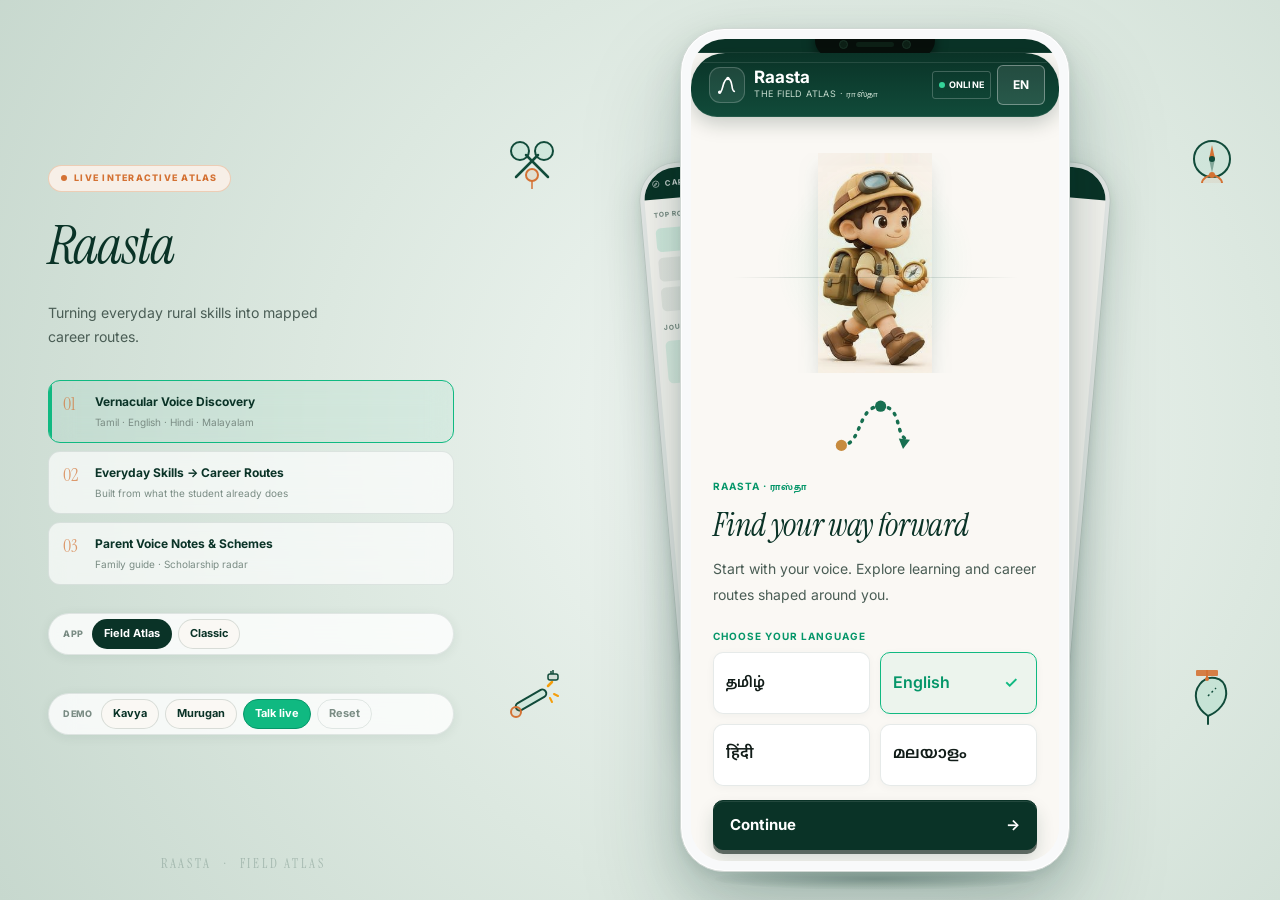
<file: aira/app/index.html>
<!doctype html><html lang="en" data-theme="light" translate="no" class="notranslate"><head><meta charset="utf-8"><meta name="google" content="notranslate"><meta name="viewport" content="width=device-width,initial-scale=1,viewport-fit=cover"><meta name="theme-color" content="#0A3327"><meta name="description" content="Raasta — find learning and career routes in your language."><link rel="manifest" href="manifest.json"><link rel="stylesheet" href="intro.css"><title>Raasta · ராஸ்தா | The Field Atlas</title>
<link rel="preconnect" href="https://fonts.googleapis.com"><link rel="preconnect" href="https://fonts.gstatic.com" crossorigin>
<link href="https://fonts.googleapis.com/css2?family=Instrument+Serif:ital@0;1&family=Inter:wght@400;500;600;700;800&family=Mukta+Malar:wght@400;500;600;700&family=Noto+Sans+Devanagari:wght@400;500;600;700&family=Noto+Sans+Malayalam:wght@400;500;600;700&display=swap" rel="stylesheet">
<style>
/* ═══════════════════════════════════════════════════════════════════════
   RAASTA FIELD ATLAS — Design Token System v3.0
   Deep Canopy × Warm Alabaster × Terracotta × Bio-Jade
   Dribbble / Awwwards / Anima-caliber editorial redesign
   ═══════════════════════════════════════════════════════════════════════ */
:root {
  /* Primary Deep Canopy */
  --canopy:         #0A3327;
  --canopy-raised:  #114B3A;
  /* Warm Alabaster Canvas */
  --paper:          #FAF8F4;
  --card:           #F2EFE9;
  /* Desktop Stage Backdrop */
  --stage:          #E4ECE6;
  --stage-2:        #D7E3DB;
  /* Terracotta / Ochre Accent */
  --terra:          #D47234;
  --terra-soft:     #F7EFE7;
  /* Bio-Jade */
  --jade:           #10B981;
  --jade-light:     #34D399;
  --jade-deep:      #059669;
  --pulse:          #F59E0B;
  /* Ink hierarchy */
  --ink:            #111C18;
  --ink-2:          #4A5D55;
  --ink-3:          #7A8C84;
  --hairline:       rgba(10,51,39,0.10);
  /* Typography */
  --font-serif:     'Instrument Serif', 'Georgia', serif;
  --font-sans:      Inter, 'Mukta Malar', 'Noto Sans Devanagari', 'Noto Sans Malayalam', system-ui, sans-serif;
  --font-tabular:   Inter, monospace;
  /* Easing */
  --ease-out:       cubic-bezier(0.22, 1, 0.36, 1);
  --ease-drawer:    cubic-bezier(0.32, 0.72, 0, 1);
  --ease-spring:    cubic-bezier(0.34, 1.56, 0.64, 1);
  /* Nav */
  --nav-h:          68px;
  /* v3.0 new tokens */
  --studio-radial:  radial-gradient(circle at 62% 48%, #F3F8F5 0%, #DCE8E0 52%, #C7D8CE 100%);
  --dock-bg:        #0A3327;
  --breakout-shadow:0 24px 48px rgba(10,35,25,0.18);
  /* Legacy aliases */
  --forest:         #0A3327;
  --deep:           #0A2820;
  --green:          #114B3A;
  --paper-2:        #FAF8F4;
  --amber:          #D47234;
  --muted:          #4A5D55;
  --line:           rgba(10,51,39,0.10);
  font-family: var(--font-sans);
  color: var(--ink);
  background: var(--stage);
}

/* ── Reset & base ─────────────────────────────────────────────────── */
*{box-sizing:border-box}
body{margin:0;min-height:100vh;background:var(--stage);color:var(--ink);font-size:15px;line-height:1.6;-webkit-font-smoothing:antialiased;-moz-osx-font-smoothing:grayscale}
button,a{font:inherit}button{cursor:pointer}
button:focus-visible,a:focus-visible{outline:3px solid var(--terra);outline-offset:3px}
a{color:var(--jade-deep)}

/* ── Script-specific fonts ────────────────────────────────────────── */
html[lang="hi"] body{font-family:'Noto Sans Devanagari',Inter,sans-serif}
html[lang="ml"] body{font-family:'Noto Sans Malayalam',Inter,sans-serif}
html[lang="ta"] body{font-family:'Mukta Malar',Inter,sans-serif}

/* ══════════════════════════════════════════════════════════════════
   DESKTOP STAGE — 2-column editorial layout (v3.0)
   ══════════════════════════════════════════════════════════════════ */
.desktop-stage{
  min-height:100vh;
  position:relative;
  display:grid;
  /* Mobile-first: single column */
  grid-template-columns:1fr;
  grid-template-rows:1fr;
  align-items:center;
  padding:0;
  overflow:hidden;
}

/* Topographic canvas backdrop */
.topo-canvas{
  position:fixed;
  inset:0;
  width:100%;
  height:100%;
  pointer-events:none;
  z-index:0;
  opacity:0;
  display:none;
}

/* Stage kinetic typography (desktop only) */
.stage-kinetic-type{
  position:fixed;
  bottom:32px;
  left:50%;
  transform:translateX(-50%);
  display:flex;
  gap:12px;
  align-items:center;
  pointer-events:none;
  z-index:1;
  opacity:0;
  transition:opacity 0.6s var(--ease-out);
  white-space:nowrap;
  display:none;
}
.stage-kinetic-type.visible{opacity:1}
.stage-kinetic-type span{
  font-family:var(--font-serif);
  font-size:clamp(10px,1vw,13px);
  letter-spacing:0.22em;
  color:var(--canopy);
  opacity:0.22;
  text-transform:uppercase;
}

/* ═══════════════════════════════════════════════════════════════════════
   EDITORIAL PANEL — Left column (v3.0 desktop)
   ═══════════════════════════════════════════════════════════════════════ */
.editorial-panel{
  display:none; /* mobile: hidden */
  grid-column:1;
  grid-row:1;
  z-index:4;
  flex-direction:column;
  gap:28px;
  padding:48px 32px 48px 48px;
  position:relative;
  align-self:center;
}

/* Eyebrow badge */
.ep-eyebrow{
  display:inline-flex;
  align-items:center;
  gap:7px;
  background:var(--terra-soft);
  border:1px solid rgba(212,114,52,0.28);
  color:var(--terra);
  font-size:9px;
  font-weight:800;
  letter-spacing:0.14em;
  text-transform:uppercase;
  border-radius:999px;
  padding:5px 12px;
  width:fit-content;
  position:relative;
  overflow:hidden;
}
.ep-eyebrow::before{
  content:'';
  display:inline-block;
  width:6px;height:6px;
  border-radius:50%;
  background:var(--terra);
  animation:ep-pulse 2s ease-in-out infinite;
  flex:none;
}
@keyframes ep-pulse{
  0%,100%{opacity:1;transform:scale(1)}
  50%{opacity:0.4;transform:scale(0.6)}
}

/* Display title */
.ep-title{
  font-family:var(--font-serif);
  font-size:clamp(44px,4.2vw,72px);
  font-weight:400;
  font-style:italic;
  color:var(--canopy);
  line-height:1.0;
  letter-spacing:-0.025em;
  margin:0;
  text-wrap:balance;
}
.ep-subtitle{
  font-size:clamp(14px,1.1vw,17px);
  color:var(--ink-2);
  line-height:1.65;
  margin:0;
  max-width:34ch;
}

/* Stage cards (3 journey steps) */
.ep-cards{
  display:flex;
  flex-direction:column;
  gap:8px;
  margin-top:4px;
}
.ep-stage-card{
  display:flex;
  align-items:flex-start;
  gap:12px;
  padding:12px 14px;
  border-radius:12px;
  border:1px solid var(--hairline);
  background:rgba(255,255,255,0.65);
  backdrop-filter:blur(12px);
  -webkit-backdrop-filter:blur(12px);
  cursor:pointer;
  transition:border-color 0.2s var(--ease-out),background 0.2s,transform 0.14s var(--ease-spring);
  position:relative;
  overflow:hidden;
}
.ep-stage-card:hover{background:rgba(255,255,255,0.88);border-color:rgba(16,185,129,0.3)}
.ep-stage-card:active{transform:scale(0.985)}
.ep-stage-card.active{
  border-color:var(--jade);
  background:rgba(16,185,129,0.06);
}
.ep-stage-card.active::before{
  content:'';
  position:absolute;
  left:0;top:0;bottom:0;
  width:3px;
  background:var(--jade);
  border-radius:0 2px 2px 0;
}
.ep-card-num{
  font-family:var(--font-serif);
  font-size:18px;
  color:var(--terra);
  opacity:0.7;
  flex:none;
  line-height:1.3;
  min-width:20px;
}
.ep-card-title{
  font-size:12px;
  font-weight:700;
  color:var(--canopy);
  line-height:1.5;
}
.ep-card-meta{
  font-size:10px;
  color:var(--ink-3);
  margin-top:3px;
  font-family:var(--font-tabular);
  font-variant-numeric:tabular-nums;
}
.ep-card-live{
  display:inline-flex;
  align-items:center;
  gap:4px;
  background:rgba(16,185,129,0.1);
  border:1px solid rgba(16,185,129,0.2);
  color:var(--jade-deep);
  font-size:9px;
  font-weight:700;
  border-radius:4px;
  padding:2px 6px;
  margin-top:5px;
}

/* Demo deck pill bar */
.ep-demo-deck{
  display:flex;
  align-items:center;
  gap:6px;
  background:rgba(255,255,255,0.80);
  backdrop-filter:blur(12px);
  -webkit-backdrop-filter:blur(12px);
  border:1px solid rgba(10,51,39,0.10);
  border-radius:999px;
  padding:5px 8px 5px 14px;
  box-shadow:0 2px 12px rgba(10,51,39,0.07);
  flex-wrap:wrap;
}
.ep-demo-label{
  font-size:9px;
  font-weight:800;
  color:var(--ink-3);
  letter-spacing:0.08em;
  text-transform:uppercase;
  flex:none;
  margin-right:2px;
}
.ep-demo-btn{
  min-height:30px;
  padding:0 11px;
  border-radius:999px;
  border:1px solid rgba(10,51,39,0.14);
  background:var(--paper);
  color:var(--canopy);
  font-size:11px;
  font-weight:700;
  transition:background 0.15s var(--ease-out),transform 0.12s var(--ease-spring),color 0.15s;
  white-space:nowrap;
}
.ep-demo-btn:hover{background:var(--canopy);color:#fff}
.ep-demo-btn:active{transform:scale(0.94)}
.ep-demo-btn.btn-simulate{
  background:var(--jade);
  color:#fff;
  border-color:var(--jade-deep);
}
.ep-demo-btn.btn-simulate:hover{background:var(--jade-deep)}
.ep-demo-btn.btn-reset{
  background:transparent;
  color:var(--ink-3);
  border-color:var(--hairline);
}
.ep-demo-btn.btn-reset:hover{background:rgba(10,51,39,0.06)}

/* ═══════════════════════════════════════════════════════════════════════
   PHONE STAGE — Right column (v3.0 desktop)
   ═══════════════════════════════════════════════════════════════════════ */
.phone-stage{
  display:flex;
  flex-direction:column;
  align-items:center;
  justify-content:center;
  position:relative;
  z-index:3;
  grid-column:1;
  grid-row:1;
  /* 3D parallax container */
  transform-style:flat;
  transition:transform 0.1s linear;
}

/* Sleek elliptical studio floor shadow (desktop) */
.phone-pedestal, .studio-pedestal{
  display:none;
  width:320px;
  height:22px;
  position:absolute;
  left:50%;
  bottom:-18px;
  transform:translateX(-50%);
  border-radius:50%;
  background:radial-gradient(ellipse at center, rgba(10, 51, 39, 0.28) 0%, rgba(10, 51, 39, 0.08) 55%, transparent 75%);
  pointer-events:none;
  z-index:2;
}

/* Phone cluster: contains device-mock + both peek phones + pedestal */
.phone-cluster{
  position:relative;
  display:flex;
  align-items:center;
  justify-content:center;
  width:100%;
  height:100%;
}

/* Flanking peek phones (desktop) */
.peek-phone{
  display:none;
  position:absolute;
  width:340px;
  height:700px;
  background:var(--paper);
  border:5px solid #E8EBE9;
  border-radius:44px;
  overflow:hidden;
  cursor:pointer;
  z-index:4;
  box-shadow:
    0 0 0 1px rgba(0,0,0,0.06),
    0 16px 48px rgba(10,51,39,0.16),
    0 4px 12px rgba(10,51,39,0.1);
  transition:transform 0.3s var(--ease-spring),box-shadow 0.3s;
}
.peek-phone:hover{
  box-shadow:
    0 0 0 1px rgba(16,185,129,0.2),
    0 20px 60px rgba(10,51,39,0.22),
    0 6px 16px rgba(10,51,39,0.14);
}
.peek-phone--left{
  left:50%;
  top:50%;
  transform-origin:center center;
  transform:translate(-70%,-50%) scale(0.85) rotate(-5deg);
}
.peek-phone--right{
  left:50%;
  top:50%;
  transform-origin:center center;
  transform:translate(-30%,-50%) scale(0.85) rotate(5deg);
}
.peek-phone--left:hover{transform:translate(-70%,-50%) scale(0.88) rotate(-2deg)}
.peek-phone--right:hover{transform:translate(-30%,-50%) scale(0.88) rotate(2deg)}
/* Peek phone content preview — static CSS art */
.peek-phone-header{
  height:36px;
  background:var(--canopy);
  display:flex;align-items:center;padding:0 10px;gap:6px;
}
.peek-phone-header span{font-size:9px;font-weight:700;color:rgba(255,255,255,0.8);letter-spacing:0.06em}
.peek-phone-body{padding:10px;display:flex;flex-direction:column;gap:7px}
.peek-phone-row{
  height:28px;
  border-radius:6px;
  background:linear-gradient(90deg,rgba(10,51,39,0.07) 0%,rgba(10,51,39,0.03) 100%);
}
.peek-phone-row.accent{background:linear-gradient(90deg,rgba(16,185,129,0.15) 0%,rgba(16,185,129,0.04) 100%)}
.peek-phone-row.wide{height:50px}
.peek-phone-label{
  font-size:8px;font-weight:700;color:var(--ink-3);text-transform:uppercase;letter-spacing:0.1em;padding:2px 0;
}
.peek-click-hint{
  position:absolute;bottom:12px;left:50%;transform:translateX(-50%);
  font-size:9px;font-weight:700;color:var(--jade-deep);letter-spacing:0.06em;
  background:rgba(255,255,255,0.9);border-radius:999px;padding:3px 10px;
  white-space:nowrap;
  opacity:0;
  transition:opacity 0.2s;
}
.peek-phone:hover .peek-click-hint{opacity:1}

/* Spot illustration float */
.spot-illo{
  display:none;
  position:absolute;
  pointer-events:none;
  z-index:2;
  animation:spot-float 5s ease-in-out infinite;
}
.spot-illo:nth-child(2){animation-duration:5.5s;animation-delay:-1.2s}
.spot-illo:nth-child(3){animation-duration:4.8s;animation-delay:-2.4s}
.spot-illo:nth-child(4){animation-duration:5.2s;animation-delay:-0.7s}

@keyframes spot-float{
  0%,100%{transform:translateY(0) rotate(0deg)}
  50%{transform:translateY(-8px) rotate(1deg)}
}

/* Spot positions */
.spot-scissors{top:12%;left:-18px}
.spot-compass{top:12%;right:-12px}
.spot-solder{bottom:16%;left:-14px}
.spot-leaf{bottom:16%;right:-8px}

/* ── Device mock (the phone) ─────────────────────────────────────── */
.device-mock{
  grid-column:1;
  grid-row:1;
  z-index:10;
  width:min(100%,390px);
  height:min(860px,calc(100vh - 48px));
  min-height:650px;
  display:flex;
  flex-direction:column;
  overflow:visible;
  position:relative;
  background:#F8F9FA;
  border-radius:44px;
  padding:10px;
  border:1px solid #D0D7D3;
  box-shadow:
    0 0 0 1px rgba(255,255,255,0.90) inset,
    0 48px 100px rgba(10,51,39,0.22),
    0 16px 40px rgba(10,51,39,0.12),
    0 4px 12px rgba(10,51,39,0.08);
  box-sizing:border-box;
  margin:0 auto;
}

/* Inner screen — ensures zero square corners ever poke past the curved bezel */
.device-screen{
  width:100%;
  height:100%;
  border-radius:34px;
  overflow:hidden;
  position:relative;
  display:flex;
  flex-direction:column;
  background:var(--paper);
}

#breakoutSlot{
  position:absolute;
  inset:0;
  pointer-events:none;
  z-index:30;
}

/* Dynamic Island notch */
.device-notch{
  height:14px;
  background:var(--canopy);
  display:grid;
  place-items:center;
  flex:none;
  position:relative;
  /* Round just the top corners (bottom has the curve) */
  border-radius:36px 36px 0 0;
}
.dynamic-island{
  width:120px;
  height:28px;
  background:#070F0B;
  border-radius:0 0 18px 18px;
  position:absolute;
  top:-9px;
  left:50%;
  transform:translateX(-50%);
  display:flex;
  align-items:center;
  justify-content:center;
  gap:8px;
  box-shadow:0 4px 12px rgba(0,0,0,0.5);
}
.di-camera{width:9px;height:9px;border-radius:50%;background:#0d2016;border:1px solid #1a3327}
.di-pill{width:38px;height:5px;border-radius:5px;background:#0d2016}

/* ── App header (curved bottom) ───────────────────────────────────── */
.app-header{
  height:64px;
  flex:none;
  background:linear-gradient(180deg,var(--canopy) 0%,var(--canopy-raised) 100%);
  color:white;
  padding:0 14px 0 18px;
  display:flex;
  align-items:center;
  justify-content:space-between;
  gap:8px;
  position:relative;
  /* Curved bottom + rounded top to match device-notch radius */
  border-radius:34px 34px 26px 26px;
  box-shadow:0 6px 20px rgba(7,30,20,0.22),0 -1px 0 rgba(255,255,255,0.08) inset;
  z-index:2;
}
.app-header:after{
  content:'';
  position:absolute;
  left:12px;right:12px;top:9px;
  height:1px;
  background:rgba(255,255,255,0.11);
  pointer-events:none;
  border-radius:1px;
}
.brand-group{display:flex;align-items:center;gap:9px;text-decoration:none;color:white;min-width:0}
.brand-logo-badge{
  height:36px;width:36px;flex:none;
  border:1px solid rgba(255,255,255,0.2);
  display:grid;place-items:center;
  border-radius:11px;
  background:rgba(255,255,255,0.08);
}
.brand-text-block h1{font-size:17px;line-height:1.1;margin:0;font-weight:700}
.brand-text-block span{display:block;font-size:9px;color:#C8DDD0;letter-spacing:.045em;white-space:nowrap}
.header-actions{display:flex;align-items:center;gap:6px}
.net-indicator{
  font-size:9px;font-weight:700;letter-spacing:.03em;
  border:1px solid rgba(255,255,255,0.22);
  border-radius:3px;padding:6px;white-space:nowrap;
}
.net-dot{display:inline-block;width:6px;height:6px;background:var(--jade-light);border-radius:50%;margin-right:4px}
.net-indicator.offline{color:#FBBF24;border-color:var(--terra)}
.icon-tool-btn{
  height:40px;min-width:40px;
  border:1px solid rgba(255,255,255,0.28);
  border-radius:8px;background:transparent;
  color:white;display:grid;place-items:center;
  transition:background 0.15s;
}
.icon-tool-btn:hover{background:rgba(255,255,255,0.1)}
.language-header{
  height:40px;min-width:48px;padding:0 7px;
  border:1px solid rgba(255,255,255,0.35);
  border-radius:6px;background:rgba(255,255,255,0.1);
  color:white;font-weight:700;font-size:12px;
  transition:background 0.15s;
}
.language-header[hidden]{display:none}
.language-header:hover{background:rgba(255,255,255,0.18)}

/* ── Main content area ────────────────────────────────────────────── */
main#viewContainer{
  flex:1;overflow-y:auto;
  padding:20px 22px calc(var(--nav-h) + 96px);
  display:flex;flex-direction:column;gap:22px;
  scrollbar-width:thin;scrollbar-color:rgba(10,51,39,0.2) transparent;
  background:var(--paper);
  scroll-behavior:smooth;
  position:relative;
}
main#viewContainer::-webkit-scrollbar{width:6px}
main#viewContainer::-webkit-scrollbar-thumb{background:rgba(10,51,39,0.18);border-radius:6px}

/* ── Floating capsule dock navbar (v3.0) ─────────────────────────── */
.app-navbar{
  position:absolute;
  z-index:4;
  bottom:14px;
  left:14px;
  right:14px;
  height:56px;
  display:grid;
  grid-template-columns:repeat(5,1fr);
  background:var(--canopy);
  border-radius:999px;
  border:0;
  box-shadow:
    0 8px 32px rgba(10,51,39,0.32),
    0 2px 8px rgba(10,51,39,0.2),
    0 1px 0 rgba(255,255,255,0.06) inset;
  padding-bottom:env(safe-area-inset-bottom);
  overflow:hidden;
}
.app-navbar button{
  border:0;background:transparent;color:rgba(255,255,255,0.5);
  display:flex;align-items:center;justify-content:center;
  flex-direction:column;gap:2px;font-size:9px;font-weight:700;
  letter-spacing:0.03em;
  min-width:44px;
  position:relative;
  transition:color 0.2s var(--ease-out);
  padding-top:2px;
}
.app-navbar button svg{width:20px;height:20px;stroke:currentColor;stroke-width:1.8;fill:none;transition:stroke 0.2s}
.app-navbar button.active{color:#fff}
.app-navbar button.active svg{stroke-width:2.2}
.app-navbar button:disabled{opacity:.35}

/* Active nav indicator — white pill inside capsule */
.nav-active-bg{
  position:absolute;
  top:7px;
  width:40px;height:42px;
  background:rgba(255,255,255,0.14);
  border-radius:999px;
  transition:left 0.32s var(--ease-spring);
  pointer-events:none;
  left:0;
}

/* ═══════════════════════════════════════════════════════════════════════
   BREAKOUT CARDS (desktop ≥ 1100px)
   Direct children of .device-mock, outside #viewContainer scroll
   ═══════════════════════════════════════════════════════════════════════ */
.breakout-genome{
  display:none;
  position:absolute;
  /* Extends 44px outside left edge of phone frame */
  left:calc(-44px - 10px);
  top:30%;
  width:220px;
  z-index:30;
  pointer-events:none;
  animation:breakout-enter-left 0.5s var(--ease-out) both;
}
.breakout-route{
  display:none;
  position:absolute;
  /* Extends 48px outside right edge of phone frame */
  right:calc(-48px - 10px);
  top:28%;
  width:230px;
  z-index:30;
  pointer-events:none;
  animation:breakout-enter-right 0.5s var(--ease-out) both;
}

@keyframes breakout-enter-left{
  from{opacity:0;transform:translateX(16px)}
  to{opacity:1;transform:translateX(0)}
}
@keyframes breakout-enter-right{
  from{opacity:0;transform:translateX(-16px)}
  to{opacity:1;transform:translateX(0)}
}

/* Aurora iridescent genome card */
.genome-card-outer{
  position:relative;
}
/* Ghost stacked layers behind */
.genome-card-outer::before{
  content:'';
  position:absolute;
  inset:0;
  border-radius:16px;
  background:rgba(16,185,129,0.08);
  transform:translateY(6px) scale(0.96);
  border:1px solid rgba(16,185,129,0.12);
  backdrop-filter:blur(8px);
}
.genome-card-outer::after{
  content:'';
  position:absolute;
  inset:0;
  border-radius:16px;
  background:rgba(16,185,129,0.05);
  transform:translateY(10px) scale(0.92);
  border:1px solid rgba(16,185,129,0.08);
}
.genome-card-inner{
  position:relative;
  z-index:1;
  border-radius:16px;
  padding:14px 16px;
  background:rgba(255,255,255,0.72);
  backdrop-filter:blur(24px);
  -webkit-backdrop-filter:blur(24px);
  border:1px solid rgba(16,185,129,0.22);
  box-shadow:var(--breakout-shadow);
  /* Iridescent aurora mesh */
  background-image:
    radial-gradient(ellipse at 20% 30%, rgba(16,185,129,0.14) 0%, transparent 60%),
    radial-gradient(ellipse at 80% 70%, rgba(6,182,212,0.12) 0%, transparent 60%),
    radial-gradient(ellipse at 50% 50%, rgba(254,215,170,0.08) 0%, transparent 70%);
}
.gc-label{
  font-size:9px;font-weight:800;letter-spacing:0.12em;
  color:var(--jade-deep);text-transform:uppercase;
  display:flex;align-items:center;gap:5px;margin-bottom:8px;
}
.gc-label::before{
  content:'';display:inline-block;width:5px;height:5px;
  border-radius:50%;background:var(--jade);
  animation:pulse-dot 2s ease-in-out infinite;
}
.gc-nco{
  font-family:var(--font-tabular);font-size:10px;font-weight:700;
  color:var(--terra);letter-spacing:0.04em;
  background:var(--terra-soft);border-radius:4px;padding:3px 7px;
  display:inline-block;margin-bottom:8px;
  border:1px solid rgba(212,114,52,0.2);
}
.gc-chips{display:flex;flex-wrap:wrap;gap:5px}
.gc-chip{
  background:rgba(16,185,129,0.1);
  border:1px solid rgba(16,185,129,0.22);
  color:var(--canopy);border-radius:999px;
  padding:3px 9px;font-size:11px;font-weight:600;
}

/* Featured route breakout card */
.route-card-outer{position:relative}
.route-card-outer::before{
  content:'';
  position:absolute;inset:0;border-radius:16px;
  background:rgba(10,51,39,0.04);
  transform:translateY(5px) scale(0.97);
  border:1px solid rgba(10,51,39,0.07);
  backdrop-filter:blur(6px);
}
.route-card-inner{
  position:relative;z-index:1;
  border-radius:16px;padding:14px 16px;
  background:rgba(255,255,255,0.78);
  backdrop-filter:blur(24px);-webkit-backdrop-filter:blur(24px);
  border:1px solid rgba(10,51,39,0.1);
  box-shadow:var(--breakout-shadow);
}
.rc-label{
  font-size:9px;font-weight:800;letter-spacing:0.12em;
  color:var(--ink-3);text-transform:uppercase;margin-bottom:6px;
}
.rc-title{font-size:13px;font-weight:700;color:var(--canopy);line-height:1.4;margin-bottom:8px}
.rc-spline{width:100%;height:40px;margin-bottom:8px}
.rc-salary{
  display:inline-flex;align-items:center;gap:5px;
  background:var(--canopy);color:#fff;
  font-size:10px;font-weight:700;font-family:var(--font-tabular);
  border-radius:999px;padding:4px 10px;
  box-shadow:0 4px 12px rgba(10,51,39,0.3);
}

/* ── Typography: page headings ───────────────────────────────────── */
/* Bug 3 fix: page-heading must NOT clip overflow so view-art floats freely */
.page-heading{border-bottom:1px solid var(--hairline);padding-bottom:16px;position:relative;overflow:visible}

/* ── Breakout School Cohort Card (Facilitator/School tab, desktop) ── */
.breakout-school{
  display:none;
  position:absolute;
  left:-52px;
  top:130px;
  width:210px;
  z-index:30;
  pointer-events:none;
  animation:breakout-enter-left 0.5s var(--ease-out) both;
}
.school-card-outer{position:relative}
.school-card-outer::before{
  content:'';position:absolute;inset:0;border-radius:16px;
  background:rgba(10,51,39,0.06);
  transform:translateY(5px) scale(0.97);
  border:1px solid rgba(10,51,39,0.08);
  backdrop-filter:blur(6px);
}
.school-card-inner{
  position:relative;z-index:1;
  border-radius:16px;padding:13px 15px;
  background:rgba(10,51,39,0.94);
  backdrop-filter:blur(24px);-webkit-backdrop-filter:blur(24px);
  border:1px solid rgba(255,255,255,0.1);
  box-shadow:var(--breakout-shadow);
}
.sc-label{
  font-size:9px;font-weight:800;letter-spacing:0.12em;
  color:rgba(255,255,255,0.5);text-transform:uppercase;margin-bottom:6px;
}
.sc-school{
  font-size:11px;font-weight:700;color:#fff;line-height:1.4;margin-bottom:10px;
}
.sc-stats{display:flex;flex-direction:column;gap:5px}
.sc-stat{
  display:flex;justify-content:space-between;align-items:center;
  font-size:10px;color:rgba(255,255,255,0.65);
}
.sc-stat strong{
  font-family:var(--font-tabular);font-size:13px;font-weight:700;
  color:#fff;
}
.sc-stat strong.referred-count{color:var(--terra-soft)}
.page-heading:after{content:'';display:block;width:36px;height:3px;background:var(--terra);margin-top:14px;border-radius:2px;clear:both}
.eyebrow,.section-kicker{
  font-size:10px;line-height:1.5;letter-spacing:.1em;font-weight:700;
  color:var(--jade-deep);text-transform:uppercase;
}
.page-heading h1,.atlas-intro h1{
  font-family:var(--font-serif);
  font-size:28px;line-height:1.3;letter-spacing:-0.01em;
  color:var(--canopy);margin:7px 0;overflow-wrap:anywhere;
  font-weight:400;font-style:italic;
}
.welcome h1{
  font-family:var(--font-serif);
  font-size:32px;line-height:1.2;letter-spacing:-0.01em;
  color:var(--canopy);margin:12px 0 4px;overflow-wrap:anywhere;
  font-weight:400;font-style:italic;
}
.page-heading p,.atlas-intro p,.welcome p{
  font-size:14px;color:var(--ink-2);margin:8px 0 0;
  line-height:1.8;overflow-wrap:anywhere;max-width:36rem;
}

/* ── Welcome / Language picker ───────────────────────────────────── */
.welcome{
  min-height:100%;display:flex;flex-direction:column;
  justify-content:flex-start;align-items:stretch;
  position:relative;padding:16px 0 10px;
}
.welcome:before{
  content:'';position:absolute;top:140px;left:6%;right:6%;
  height:1px;
  background:linear-gradient(90deg,transparent,rgba(10,51,39,0.12) 20%,rgba(10,51,39,0.12) 80%,transparent);
  z-index:0;pointer-events:none;
}
.welcome:after{
  content:'';position:absolute;top:26px;left:50%;
  width:200px;height:200px;transform:translateX(-50%);
  border-radius:50%;
  background:radial-gradient(ellipse at center,rgba(16,185,129,0.09) 0%,transparent 70%);
  z-index:0;pointer-events:none;
}
.welcome > *{position:relative;z-index:1}

.atlas-mark{width:84px;height:84px;margin:0 auto 14px}
.atlas-mark svg{width:100%;height:100%}
.choose-label{margin:22px 0 8px}
.language-options{display:grid;grid-template-columns:1fr 1fr;gap:10px;margin-bottom:14px}
.language-option{
  min-height:62px;padding:12px;
  display:flex;align-items:center;justify-content:space-between;
  text-align:left;background:#fff;
  border:1.5px solid var(--hairline);border-radius:10px;
  color:var(--ink);font-size:16px;font-weight:600;
  transition:border-color 0.18s var(--ease-out),background 0.18s,transform 0.14s var(--ease-spring),box-shadow 0.18s;
  box-shadow:0 2px 8px rgba(10,51,39,0.04);
}
.language-option[lang=hi]{font-family:'Noto Sans Devanagari',sans-serif}
.language-option[lang=ml]{font-family:'Noto Sans Malayalam',sans-serif}
.language-option[lang=ta]{font-family:'Mukta Malar',sans-serif}
.language-option.selected{border-color:var(--jade);background:rgba(16,185,129,0.06);color:var(--jade-deep)}
.language-option:active{transform:scale(0.97)}
.language-check{min-width:20px;color:var(--jade)}

/* ── CTA buttons ─────────────────────────────────────────────────── */
.primary-action,.secondary-action,.mic-action{min-height:50px;border-radius:10px;padding:12px 16px;font-weight:700}
.primary-action{
  background:var(--canopy);color:white;
  border:1px solid var(--canopy);width:100%;
  text-align:left;display:flex;justify-content:space-between;align-items:center;
  box-shadow:0 4px 0 rgba(5,22,16,0.6),0 10px 18px rgba(10,51,39,0.16),inset 0 1px 0 rgba(255,255,255,0.1);
  transition:background 0.15s,transform 0.12s var(--ease-spring),box-shadow 0.12s;
}
.primary-action:hover{background:var(--canopy-raised)}
.primary-action:active{transform:translateY(2px);box-shadow:0 2px 0 rgba(5,22,16,0.6),0 5px 10px rgba(10,51,39,0.12)}
.secondary-action{
  background:transparent;color:var(--jade-deep);
  border:1.5px solid rgba(10,51,39,0.2);min-width:48px;
  box-shadow:0 2px 0 rgba(10,51,39,0.1),inset 0 1px 0 rgba(255,255,255,0.8);
  transition:background 0.15s,transform 0.12s var(--ease-spring);
}
.secondary-action:hover{background:rgba(10,51,39,0.04)}
.secondary-action:active{transform:scale(0.97)}
.quiet-action{min-height:48px;background:none;border:0;color:var(--jade-deep);font-weight:700;padding:10px 0}
.filter-action{
  min-height:48px;background:none;border:1px solid var(--hairline);
  color:var(--jade-deep);font-weight:700;border-radius:8px;
  box-shadow:0 2px 0 rgba(10,51,39,0.08),inset 0 1px 0 rgba(255,255,255,0.8);
}

/* ── Atlas intro / Route cards ───────────────────────────────────── */
.atlas-intro{
  border-left:3px solid var(--jade);
  padding:8px 0 12px 16px;
}
.route-map{
  margin-top:20px;
  background:rgba(228,236,230,0.6);
  border:1px solid rgba(10,51,39,0.07);
  padding:7px 14px 12px;
  border-left:4px solid var(--jade);
  border-radius:0 8px 8px 0;
  box-shadow:0 5px 0 rgba(10,51,39,0.07),0 12px 24px rgba(10,51,39,0.07),inset 0 1px 0 rgba(255,255,255,0.72);
}
.route-map svg{width:100%;height:78px;filter:drop-shadow(0 1px 0 rgba(255,255,255,0.6))}
.map-labels{display:flex;justify-content:space-between;color:var(--ink-3);font-size:11px}

.section-kicker{
  display:flex;justify-content:space-between;align-items:center;
  padding-bottom:9px;border-bottom:1px solid var(--hairline);
}
.route-item{
  display:grid;grid-template-columns:36px minmax(0,1fr);
  gap:14px;padding:20px 0;border-bottom:1px solid var(--hairline);
  position:relative;
  animation:view-in 0.4s var(--ease-out) both;
  animation-delay:calc(var(--i,0) * 60ms);
  box-shadow:0 1px 0 rgba(255,255,255,0.7) inset;
}
.route-item:hover{background:rgba(16,185,129,0.03)}
.route-item:after{
  content:'';position:absolute;left:50px;right:0;bottom:-1px;
  height:1px;background:rgba(10,51,39,0.07);
}
.route-index{
  font-size:12px;color:var(--terra);font-weight:700;
  border:1px solid rgba(10,51,39,0.15);border-radius:50%;
  width:30px;height:30px;display:grid;place-items:center;
  box-shadow:0 2px 5px rgba(10,51,39,0.08);
  font-family:var(--font-tabular);font-variant-numeric:tabular-nums;
}
.route-type{font-size:10px;text-transform:uppercase;letter-spacing:.1em;color:var(--jade-deep);font-weight:700}
.route-content h2,.opportunity h2{
  font-size:18px;line-height:1.4;margin:4px 0;
  color:var(--canopy);overflow-wrap:anywhere;font-weight:700;
  letter-spacing:-0.01em;
}
.route-content p{font-size:13px;color:var(--ink-2);margin:5px 0 9px;line-height:1.75}
.route-meta{
  font-size:12px;color:var(--ink-3);
  padding:8px 0;border-top:1px solid var(--hairline);
  font-family:var(--font-tabular);font-variant-numeric:tabular-nums;
}
.text-action,.source-action{
  min-height:44px;display:flex;align-items:center;gap:8px;
  border:0;background:none;padding:5px 0;
  color:var(--jade-deep);font-size:13px;font-weight:700;
  text-decoration:none;overflow-wrap:anywhere;
  transition:gap 0.18s var(--ease-spring);
}
.text-action:hover{gap:12px}

/* ── Notice block ─────────────────────────────────────────────────── */
.notice-block{
  padding:14px 15px;
  background:var(--terra-soft);
  border-left:4px solid var(--terra);
  border-radius:0 8px 8px 0;
  font-size:13px;line-height:1.8;
  box-shadow:0 4px 0 rgba(212,114,52,0.12),0 12px 24px rgba(99,72,30,0.07),inset 0 1px 0 rgba(255,255,255,0.65);
}
.notice-block p{margin:5px 0 0}

/* ── Opportunities ─────────────────────────────────────────────────── */
.opportunity{
  padding:20px 0 20px;border-bottom:1px solid var(--hairline);
  position:relative;
  animation:view-in 0.4s var(--ease-out) both;
  animation-delay:calc(var(--i,0) * 70ms);
}
.opportunity:before{
  content:'';position:absolute;left:-1px;top:22px;bottom:22px;
  width:2px;background:rgba(10,51,39,0.15);
}
.opportunity-top{display:flex;justify-content:space-between;align-items:center;gap:8px;margin-bottom:4px}
.status-label{
  font-size:10px;color:#78531f;
  background:rgba(247,239,231,0.9);
  border:1px solid rgba(212,114,52,0.25);
  padding:4px 8px;font-weight:700;border-radius:4px;
  box-shadow:0 2px 5px rgba(99,72,30,0.1);letter-spacing:.02em;
}
.benefit{color:var(--jade-deep);font-weight:700;font-size:14px;margin:8px 0;line-height:1.7}
.opportunity ul{list-style:none;margin:12px 0;padding:0;display:grid;gap:8px;border-top:1px solid var(--hairline);padding-top:10px}
.opportunity li{display:flex;align-items:flex-start;gap:8px;font-size:12px;line-height:1.8;overflow-wrap:anywhere;color:var(--ink-2)}
.rule-mark{
  flex:none;width:18px;height:18px;
  border:1px solid rgba(10,51,39,0.2);border-radius:50%;
  text-align:center;line-height:16px;
  color:var(--jade-deep);font-size:11px;
}
.source-action{border-top:1px solid var(--hairline);margin-top:10px;padding-top:10px;font-size:13px}

/* ── Progress bar ─────────────────────────────────────────────────── */
.progress-line{height:3px;background:rgba(10,51,39,0.08);border-radius:2px}
.progress-line span{height:100%;display:block;background:var(--jade);border-radius:2px;transition:width 0.4s var(--ease-out)}

/* ── Chat stream ─────────────────────────────────────────────────── */
.chat-stream{display:flex;flex-direction:column;gap:11px;padding:4px 0}
.message{
  max-width:92%;padding:13px 15px;
  font-size:15px;line-height:1.75;overflow-wrap:anywhere;
  box-shadow:0 4px 14px rgba(10,51,39,0.06);
}
.message.bot{
  align-self:flex-start;
  background:rgba(228,236,230,0.65);
  border-left:3px solid var(--jade);
  border-radius:0 12px 12px 12px;
}
.message.me{
  align-self:flex-end;
  background:var(--canopy);
  color:white;
  border-radius:12px 0 12px 12px;
}
.message.thinking{opacity:0.6;letter-spacing:3px}
.listen-link{
  display:block;border:0;background:none;
  padding:6px 0 0;color:var(--jade-deep);
  font-size:12px;font-weight:700;min-height:36px;
}

/* ── Voice waveform ─────────────────────────────────────────────── */
.waveform{display:inline-flex;align-items:center;gap:2px;vertical-align:middle;margin-right:4px}
.waveform-bar{
  width:3px;border-radius:2px;
  background:var(--jade);
  animation:wave-bar 0.8s ease-in-out infinite;
  animation-delay:calc(var(--i,0) * 80ms);
}
@keyframes wave-bar{
  0%,100%{height:4px;opacity:0.5}
  50%{height:14px;opacity:1}
}

/* ── Answer options ───────────────────────────────────────────────── */
.prompt-hint{font-size:13px;font-weight:600;color:var(--ink-2);margin:0;line-height:1.8}
.answer-list{display:grid;gap:8px}
.answer-option{
  min-height:54px;width:100%;
  display:flex;justify-content:space-between;align-items:center;
  gap:12px;text-align:left;
  padding:12px 15px;background:#fff;
  border:1.5px solid var(--hairline);border-radius:10px;
  color:var(--ink);font-size:14px;line-height:1.7;overflow-wrap:anywhere;
  box-shadow:0 3px 0 rgba(10,51,39,0.08),0 7px 14px rgba(10,51,39,0.05),inset 0 1px 0 rgba(255,255,255,0.9);
  transition:transform 0.14s var(--ease-spring),background 0.14s,border-color 0.14s;
  animation:view-in 0.38s var(--ease-out) both;
  animation-delay:calc(var(--i,0) * 40ms);
}
.answer-option:hover{background:rgba(16,185,129,0.04);border-color:rgba(16,185,129,0.4)}
.answer-option:active{transform:translateY(2px);box-shadow:0 1px 0 rgba(10,51,39,0.08),0 3px 8px rgba(10,51,39,0.05)}

/* ── Mic action ───────────────────────────────────────────────────── */
.mic-action{
  display:flex;align-items:center;gap:12px;width:100%;
  background:rgba(228,236,230,0.5);
  color:var(--jade-deep);border:1.5px solid rgba(10,51,39,0.15);
  text-align:left;border-radius:10px;padding:14px 16px;
  box-shadow:0 4px 0 rgba(10,51,39,0.07),0 10px 18px rgba(10,51,39,0.07),inset 0 1px 0 rgba(255,255,255,0.9);
  transition:background 0.18s,border-color 0.18s;
}
.mic-glyph{
  width:26px;height:26px;flex:none;
  display:grid;place-items:center;border-radius:50%;
  background:var(--canopy);color:white;font-size:10px;
}
.mic-action.is-listening{
  border-color:var(--terra);
  background:var(--terra-soft);
  color:#78511A;
}
.mic-action.is-listening .mic-glyph{
  background:var(--terra);
  animation:mic-pulse 1.3s ease-in-out infinite;
}
@keyframes mic-pulse{
  0%,100%{box-shadow:0 0 0 0 rgba(212,114,52,0.35)}
  50%{box-shadow:0 0 0 10px rgba(212,114,52,0)}
}

/* ── Parent / pathway ─────────────────────────────────────────────── */
.parent-note{
  border-left:4px solid var(--terra);
  background:rgba(247,239,231,0.7);
  padding:16px 18px;line-height:1.8;
  border-radius:0 8px 8px 0;
  box-shadow:0 4px 0 rgba(212,114,52,0.1),0 12px 24px rgba(99,72,30,0.06),inset 0 1px 0 rgba(255,255,255,0.68);
}
.transcript{margin-top:12px;padding-top:10px;border-top:1px solid rgba(212,114,52,0.2);line-height:1.9}
.timeline{border-left:1px solid rgba(10,51,39,0.18);margin:15px 0 0 5px;padding-left:21px;display:grid;gap:22px}
.timeline-stop{position:relative;padding-bottom:4px}
.timeline-stop:before{
  content:'';position:absolute;left:-27px;top:7px;
  width:10px;height:10px;border:2px solid var(--jade);
  background:var(--paper);border-radius:50%;
  box-shadow:0 0 0 4px rgba(228,236,230,0.8),0 2px 5px rgba(10,51,39,0.12);
}
.stop-week{font-size:10px;letter-spacing:.1em;color:var(--jade-deep);font-weight:700}
.timeline-stop h2{font-size:15px;line-height:1.7;margin:4px 0;font-weight:700;overflow-wrap:anywhere}
.path-section{overflow:visible}
.path-section p{overflow:visible;overflow-wrap:anywhere;line-height:1.75;white-space:normal;display:block;-webkit-line-clamp:unset}

/* ── Profile list ─────────────────────────────────────────────────── */
.profile-list{margin:0}
.profile-list div{display:flex;justify-content:space-between;gap:12px;padding:14px 0;border-bottom:1px solid var(--hairline);min-height:48px}
.profile-list dt{font-size:13px;line-height:1.7;overflow-wrap:anywhere;color:var(--ink-2)}
.profile-list dd{margin:0;text-align:right;font-weight:600;max-width:60%;font-size:13px;overflow-wrap:anywhere}

/* ── Facilitator / School ─────────────────────────────────────────── */
.metrics{display:grid;grid-template-columns:repeat(3,1fr);gap:10px;padding:14px 0;border-block:1px solid var(--hairline)}
.metrics strong{font-size:24px;color:var(--jade-deep);font-family:var(--font-tabular);font-variant-numeric:tabular-nums}
.metrics span{font-size:11px;color:var(--ink-3)}
/* Bug 2: compact student row for 390px phone frame — no overflow */
.student-row{display:flex;align-items:center;justify-content:space-between;gap:8px;padding:12px 0;border-bottom:1px solid var(--hairline);min-width:0}
.student-row > div{flex:1;min-width:0;overflow:hidden}
.student-row strong{font-size:13px;font-weight:700;display:block;overflow:hidden;text-overflow:ellipsis;white-space:nowrap}
.student-row p{margin:2px 0;font-size:11px;color:var(--ink-2);overflow:hidden;text-overflow:ellipsis;white-space:nowrap}
/* Compact refer pill that never overflows */
.student-row .secondary-action{
  flex-shrink:0;
  font-size:11px;padding:6px 12px;white-space:nowrap;
  min-width:52px;text-align:center;
}
.student-row .status-label{flex-shrink:0;font-size:11px;white-space:nowrap}.kb-open{border:1px solid rgba(127,127,127,.35);border-radius:12px;padding:10px 12px;margin:8px 0}.kb-open strong{display:block;margin-bottom:2px}.kb-meta{font-size:13px;opacity:.8}.kb-pay{font-weight:600;margin:2px 0}.kb-nco{font-size:12px;opacity:.85;margin:8px 0}.status-label.checked{color:#1a7f4b}.opp-deadline{font-size:13px;font-weight:700;color:#b4531f;margin:4px 0}.opp-source{font-size:12px;opacity:.75;margin:4px 0}
.facilitator-view{width:100%}

/* ── View enter animation ─────────────────────────────────────────── */
@keyframes view-in{
  from{opacity:0;transform:translateY(10px);filter:blur(1.5px)}
  to{opacity:1;transform:none;filter:none}
}
#viewContainer > *{animation:view-in 0.34s var(--ease-out) both}

/* ── Voice Orb stage (Talk tab) ──────────────────────────────────── */
.orb-stage{
  display:flex;flex-direction:column;align-items:center;
  gap:0;padding:0 0 10px;
  flex:none;
}
/* Dark glass card wrapping the orb */
.orb-glass{
  background:rgba(7,36,28,0.92);
  border-radius:24px;
  border:1px solid rgba(255,255,255,0.06);
  box-shadow:
    0 0 0 1px rgba(16,185,129,0.08) inset,
    0 20px 48px rgba(7,36,28,0.5),
    0 4px 12px rgba(7,36,28,0.3);
  padding:16px;
  display:flex;
  flex-direction:column;
  align-items:center;
  gap:8px;
  width:260px;
}
.orb-mount{
  width:220px;height:220px;
  position:relative;
  display:flex;align-items:center;justify-content:center;
}
.orb-mount.orb-mount-active{/* keep centered */}
.orb-canvas{display:block;position:absolute;inset:0;width:100%;height:100%}
.orb-session-arc{
  position:absolute;top:8px;right:8px;
  width:36px;height:36px;
  pointer-events:none;
  z-index:10;
}
.orb-status{
  font-size:11px;font-weight:700;letter-spacing:0.08em;
  color:rgba(52,211,153,0.9);text-transform:uppercase;
  margin-top:2px;text-align:center;
  min-height:16px;
}
.orb-caption{
  font-size:13px;line-height:1.6;color:rgba(255,255,255,0.75);
  text-align:center;min-height:20px;
  margin-top:2px;padding:0 8px;
  max-height:60px;overflow-y:auto;
}

/* ── Genome chips (AI talk) ───────────────────────────────────────── */
.genome{margin:4px 0 2px}
.genome-chips{display:flex;flex-wrap:wrap;gap:6px;margin-top:6px}
.genome-chip{
  background:rgba(16,185,129,0.1);
  border:1px solid rgba(16,185,129,0.25);
  color:var(--canopy);border-radius:999px;
  padding:5px 11px;font-size:13px;font-weight:600;
  animation:chip-in 0.32s var(--ease-spring) both;
  animation-delay:calc(var(--i,0) * 40ms);
}
@keyframes chip-in{
  from{opacity:0;transform:scale(0.75)}
  to{opacity:1;transform:scale(1)}
}
@keyframes chip-pop{
  from{opacity:0;transform:scale(0.7)}
  to{opacity:1;transform:scale(1)}
}
@keyframes pulse-dot{
  0%,100%{opacity:1;transform:scale(1)}
  50%{opacity:0.5;transform:scale(0.7)}
}

/* ── Suggestion chips & mic-hero ──────────────────────────────────── */
.sugg-row{display:flex;flex-wrap:wrap;gap:8px}
.sugg-chip{
  min-height:44px;padding:8px 14px;border-radius:999px;
  border:1.5px solid rgba(10,51,39,0.18);background:#fff;
  color:var(--canopy);font:inherit;font-size:14px;cursor:pointer;
  transition:background 0.15s,transform 0.12s var(--ease-spring);
}
.sugg-chip:hover{background:rgba(16,185,129,0.06)}
.sugg-chip:active{transform:scale(0.96)}
.mic-hero{width:100%;min-height:64px;font-size:17px;justify-content:center;gap:12px}
.ai-form{display:flex;gap:8px}
.ai-form input{
  flex:1;min-width:0;min-height:48px;
  border:1.5px solid rgba(10,51,39,0.18);border-radius:12px;
  padding:0 14px;font:inherit;font-size:16px;
  background:#fff;color:var(--canopy);
  transition:border-color 0.15s;
}
.ai-form input:focus{outline:none;border-color:var(--jade)}
.ai-form .primary-action{width:auto;padding:0 18px;min-height:48px}
.unsure-action{width:100%}

/* ── Toast notification region ────────────────────────────────────── */
#toastRegion{
  position:fixed;bottom:84px;left:50%;
  transform:translateX(-50%);
  display:flex;flex-direction:column;gap:8px;
  z-index:200;pointer-events:none;
  width:min(360px,calc(100vw - 32px));
}
.raasta-toast{
  display:flex;align-items:center;gap:10px;
  padding:12px 16px;
  background:rgba(10,51,39,0.94);
  color:#FAF8F4;
  border-radius:12px;
  font-size:13px;font-weight:600;
  box-shadow:0 8px 24px rgba(10,51,39,0.22),0 2px 8px rgba(10,51,39,0.14);
  backdrop-filter:blur(12px);
  animation:toast-in 0.32s var(--ease-spring) both;
  pointer-events:auto;
  border:1px solid rgba(255,255,255,0.08);
}
.raasta-toast.removing{animation:toast-out 0.24s var(--ease-out) both}
@keyframes toast-in{from{opacity:0;transform:translateY(12px) scale(0.95)}to{opacity:1;transform:none}}
@keyframes toast-out{from{opacity:1;transform:none}to{opacity:0;transform:translateY(8px) scale(0.96)}}
.raasta-toast .toast-icon{font-size:16px}
.raasta-toast.type-success .toast-icon::before{content:'✓'}
.raasta-toast.type-default .toast-icon::before{content:'·'}
.raasta-toast.type-info .toast-icon::before{content:'ℹ'}

/* ══════════════════════════════════════════════════════════════════
   DESKTOP  ≥ 1100px — full editorial + fanned phone stage
   ══════════════════════════════════════════════════════════════════ */
@media(min-width:1100px){
  .desktop-stage{
    grid-template-columns:38% 62%;
    grid-template-rows:1fr;
    min-height:100vh;
    padding:0;
    background:var(--studio-radial);
  }

  /* Atmospheric atmospheric topo canvas */
  .topo-canvas{display:block;opacity:1}

  /* Kinetic type (now visible at desktop) */
  .stage-kinetic-type{display:flex}
  .stage-kinetic-type.visible{opacity:1}

  /* ── Editorial panel (left col) ─────────────────────────── */
  .editorial-panel{
    display:flex;
    grid-column:1;
    grid-row:1;
    align-self:center;
  }

  /* ── Phone stage (right col) ────────────────────────────── */
  .phone-stage{
    grid-column:2;
    grid-row:1;
    min-height:100vh;
    display:flex;
    flex-direction:column;
    align-items:center;
    justify-content:center;
    padding:24px 48px 24px 32px;
    position:relative;
    box-sizing:border-box;
  }

  /* Phone cluster: positions device + peek phones + pedestal */
  .phone-cluster{
    position:relative;
    width:100%;
    min-height:760px;
    display:flex;
    align-items:center;
    justify-content:center;
    padding:24px 0;
    box-sizing:border-box;
  }

  /* Show the pedestal */
  .phone-pedestal, .studio-pedestal{display:block}

  /* Show flanking peek phones */
  .peek-phone{display:flex;flex-direction:column}

  /* Show spot illustrations */
  .spot-illo{display:block}

  /* Device mock: overflow visible for breakout cards */
  .device-mock{
    overflow:visible;
    position:relative;
    z-index:10;
    margin:0 auto;
  }

  /* Breakout cards: visible on desktop */
  .breakout-genome{display:block}
  .breakout-route{display:block}
  .breakout-school{display:block}

  #toastRegion{
    left:calc(38% + ((62% - 420px) / 2) + 210px);
    bottom:84px;
  }
}

/* ══════════════════════════════════════════════════════════════════
   MEDIUM  850–1099px
   ══════════════════════════════════════════════════════════════════ */
@media(min-width:850px) and (max-width:1099px){
  .desktop-stage{
    grid-template-columns:1fr;
    align-items:center;
    justify-items:center;
    padding:30px 24px;
    background:linear-gradient(160deg,var(--stage) 0%,var(--stage-2) 100%);
  }
  .device-mock{
    overflow:hidden; /* no breakout at medium */
    border:9px solid #E8ECEA;
  }
}

/* ══════════════════════════════════════════════════════════════════
   MOBILE  ≤ 480px — edge-to-edge native iOS style
   ══════════════════════════════════════════════════════════════════ */
@media(max-width:480px){
  body,.desktop-stage{background:var(--paper)}
  .desktop-stage{padding:0;grid-template-columns:1fr;grid-template-rows:1fr}
  .device-mock{
    grid-column:1;width:100%;height:100dvh;min-height:100dvh;
    border:0;border-radius:0;padding:0;box-shadow:none;
    overflow:hidden;
  }
  .device-screen{
    border-radius:0;
  }
  .device-notch{height:8px;border-radius:0}
  .dynamic-island{top:-5px;width:90px;height:22px}
  main#viewContainer{padding:19px 17px calc(var(--nav-h) + 20px)}
  .editorial-panel,.phone-pedestal,.studio-pedestal,.peek-phone,.spot-illo,.topo-canvas,.stage-kinetic-type{display:none!important}
  .breakout-genome,.breakout-route,.breakout-school,#breakoutSlot{display:none!important}
  #toastRegion{bottom:84px}
  /* On mobile, the capsule nav gets tighter bottom clearance */
  .app-navbar{bottom:max(10px,env(safe-area-inset-bottom));left:10px;right:10px}
}

@media(max-width:360px){
  main#viewContainer{padding-inline:14px}
  .brand-text-block span{font-size:8px}
  .net-indicator{font-size:8px;padding:5px}
  .language-option{padding:10px;font-size:15px}
  .welcome h1{font-size:27px}
  .route-content h2,.opportunity h2{font-size:16px}
}

/* ══════════════════════════════════════════════════════════════════
   ARTWORK INTEGRATION — no rectangular boxes
   ══════════════════════════════════════════════════════════════════ */
.field-atlas-screen-art,.intro-art,.welcome-art,.view-art{
  border:0!important;background:transparent!important;
  border-radius:0!important;mix-blend-mode:multiply;
  filter:saturate(0.88) contrast(0.95);
}
.welcome-art{
  display:block!important;width:178px!important;height:220px!important;
  margin:0 auto 8px!important;object-fit:contain!important;
  object-position:center bottom!important;
  -webkit-mask-image:radial-gradient(ellipse 85% 92% at 50% 56%, black 50%, transparent 100%);
  mask-image:radial-gradient(ellipse 85% 92% at 50% 56%, black 50%, transparent 100%);
}
.page-heading .view-art{
  float:right;width:88px!important;height:104px!important;
  margin:-10px 0 0 14px!important;object-fit:contain!important;
  object-position:center bottom!important;
  mix-blend-mode:multiply;opacity:0.92;
}
.page-heading{isolation:isolate;overflow:auto}
.page-heading:after{clear:both}
.welcome{position:relative;isolation:isolate}

/* ══════════════════════════════════════════════════════════════════
   DEPTH PASS — material elevation
   ══════════════════════════════════════════════════════════════════ */
.device-notch{box-shadow:0 -1px 0 rgba(255,255,255,0.08) inset}
.intro-backdrop{backdrop-filter:blur(4px);-webkit-backdrop-filter:blur(4px)}
.intro-sheet{box-shadow:0 24px 70px rgba(15,31,24,.35),0 2px 0 rgba(255,255,255,.84) inset}
.intro-primary{box-shadow:0 4px 0 #0b2e21,0 10px 18px rgba(10,51,39,.14)}

/* ══════════════════════════════════════════════════════════════════
   ACCESSIBILITY
   ══════════════════════════════════════════════════════════════════ */
@media(prefers-reduced-motion:reduce){
  *,*::before,*::after{
    animation-duration:0.01ms!important;
    animation-iteration-count:1!important;
    transition-duration:0.01ms!important;
    scroll-behavior:auto!important;
  }
  .intro-backdrop{backdrop-filter:none;-webkit-backdrop-filter:none}
  .primary-action,.answer-option{transform:none!important}
  .spot-illo{animation:none!important}
  .ep-eyebrow::before{animation:none!important}
}
@media(prefers-reduced-transparency:reduce){
  .field-atlas-screen-art,.intro-art,.welcome-art,.view-art{mix-blend-mode:normal;filter:none}
  .device-mock{border-color:var(--canopy)}
}
.app-navbar button.locked{opacity:.45}#viewContainer>*{flex-shrink:0}.page-heading{overflow:visible!important;display:flow-root}.nav-back:hover{background:rgba(23,111,80,.08)!important}.route-art{float:right;width:72px;height:72px;border-radius:14px;margin:0 0 6px 10px}
.ep-version{margin-bottom:10px}.ep-version .ep-demo-btn[aria-pressed="true"]{background:var(--canopy,#0A3327);color:#fff;border-color:transparent}#classicFrame{position:absolute;inset:0;width:100%;height:100%;border:0;z-index:60;background:#fbf8f1;border-radius:inherit}.device-screen{position:relative}body.classic-on #breakoutSlot,body.classic-on .ep-demo-deck:not(.ep-version){display:none}
.peek-phone{transition:transform .75s cubic-bezier(.22,1,.36,1),opacity .5s ease .2s,box-shadow .2s}body.merged .peek-phone--left,body.merged .peek-phone--right{transform:translate(-50%,-50%) scale(.8) rotate(0deg)!important;opacity:0;pointer-events:none}body.classic-on .peek-phone{display:none!important}@media(prefers-reduced-motion:reduce){.peek-phone{transition:opacity .2s}}
.app-navbar{grid-template-columns:none!important;grid-auto-flow:column;grid-auto-columns:1fr}
.parent-view{display:grid;gap:14px}.parent-card{background:#fff;border:1px solid #d6e0d7;border-radius:16px;padding:14px 16px}.parent-card h2{font-size:17px;margin:2px 0 8px}.parent-card p,.parent-card li{font-size:15px;line-height:1.6}.parent-card ol,.parent-card ul{margin:6px 0 0;padding-left:20px}.parent-card .note{font-size:13px;color:#5b6b61;margin-top:8px}.parent-chips{display:flex;flex-wrap:wrap;gap:6px}.parent-chips span{background:#e3efe6;color:#123d2c;border-radius:999px;padding:5px 11px;font-size:14px;font-weight:600}.parent-scheme{border-top:1px solid #e3eae4;padding:8px 0}.parent-scheme:first-of-type{border-top:0}.parent-scheme strong{display:block}.parent-actions{display:grid;gap:10px}.parent-actions a{text-align:center;text-decoration:none}.parent-listen{float:right;border:0;background:none;color:#176f50;font-weight:700;cursor:pointer;font-size:13px;min-height:32px}
#versionFab{position:fixed;left:12px;bottom:92px;padding:6px 12px!important;min-height:34px!important;opacity:.92;z-index:80;border:1px solid rgba(10,51,39,.25);background:#fffdf7;color:#0A3327;border-radius:999px;padding:8px 14px;font:600 13px/1 Inter,system-ui,sans-serif;box-shadow:0 6px 18px rgba(10,51,39,.18);cursor:pointer;min-height:40px}
@media(min-width:1100px){#versionFab{display:none}}
@media(min-width:1100px){
.desktop-stage{height:100vh;min-height:0!important;overflow:hidden}
.phone-stage{height:100vh;min-height:0!important;padding:28px 48px 28px 32px!important}
.phone-cluster{height:100%;min-height:0!important;padding:0!important}
.device-mock{height:min(860px,calc(100vh - 56px))!important;min-height:0!important}
.peek-phone{height:min(700px,calc(100vh - 150px))!important}
.stage-kinetic-type{left:19%!important;bottom:26px!important}
.breakout-genome{left:-216px!important;width:200px!important}.breakout-school{left:-216px!important;width:200px!important}.breakout-route{right:-216px!important;width:200px!important}
}
.radar-fill{margin:10px 0 4px;padding:10px 12px;border:1px dashed var(--line,#cfd8d2);border-radius:12px}.radar-fill .eyebrow{margin-bottom:6px}.radar-fill .sugg-row{margin:0}
</style>
</head>
<body>
<canvas class="topo-canvas" id="topoCanvas" aria-hidden="true"></canvas>
<div class="stage-kinetic-type" id="kineticType" aria-hidden="true">
  <span>RAASTA</span><span>·</span><span>FIELD ATLAS</span>
</div>

<div class="desktop-stage">

  <!-- Left: Editorial Panel -->
  <aside class="editorial-panel" id="editorialPanel" aria-label="Raasta interactive showcase">
    <div class="ep-eyebrow">
      <span>LIVE INTERACTIVE ATLAS</span>
    </div>
    <h1 class="ep-title">Raasta</h1>
    <p class="ep-subtitle">Turning everyday rural skills into mapped career routes.</p>

    <!-- 3 Stage Cards synced to phone view -->
    <div class="ep-cards" id="epCards">
      <div class="ep-stage-card active" data-stage="1" data-act="ep-nav" data-v="talk" role="button" tabindex="0">
        <div class="ep-card-num">01</div>
        <div>
          <div class="ep-card-title">Vernacular Voice Discovery</div>
          <div class="ep-card-meta">Tamil · English · Hindi · Malayalam</div>
          <div class="ep-card-live" id="epLive1" style="display:none">
            <span style="width:5px;height:5px;border-radius:50%;background:currentColor;display:inline-block"></span>
            <span id="epSkillCount">0 skills found</span>
          </div>
        </div>
      </div>
      <div class="ep-stage-card" data-stage="2" data-act="ep-nav" data-v="careers" role="button" tabindex="0">
        <div class="ep-card-num">02</div>
        <div>
          <div class="ep-card-title">Everyday Skills → Career Routes</div>
          <div class="ep-card-meta" id="epNcoMeta">Built from what the student already does</div>
        </div>
      </div>
      <div class="ep-stage-card" data-stage="3" data-act="ep-nav" data-v="parent" role="button" tabindex="0">
        <div class="ep-card-num">03</div>
        <div>
          <div class="ep-card-title">Parent Voice Notes &amp; Schemes</div>
          <div class="ep-card-meta">Family guide · Scholarship radar</div>
        </div>
      </div>
    </div>

    <!-- App version switch -->
    <div class="ep-demo-deck ep-version" role="group" aria-label="App version">
      <span class="ep-demo-label">App</span>
      <button class="ep-demo-btn" data-act="app-version" data-v="atlas" aria-pressed="true">Field Atlas</button>
      <button class="ep-demo-btn" data-act="app-version" data-v="classic" aria-pressed="false">Classic</button>
    </div>
    <!-- Demo Deck -->
    <div class="ep-demo-deck">
      <span class="ep-demo-label">Demo</span>
      <button class="ep-demo-btn" data-act="auth-demo" data-who="kavya">Kavya</button>
      <button class="ep-demo-btn" data-act="auth-demo" data-who="murugan">Murugan</button>
            <button class="ep-demo-btn btn-simulate" data-act="auth-live" data-name="Meena">Talk live</button>
      <button class="ep-demo-btn btn-reset" data-act="auth-reset">Reset</button>
    </div>
  </aside>

  <!-- Right: Phone Stage -->
  <div class="phone-stage" id="phoneStage">

    <!-- Phone cluster: contains device-mock + both peek phones + pedestal -->
    <div class="phone-cluster">

    <!-- Flanking peek phone LEFT (Career Routes preview) -->
    <div class="peek-phone peek-phone--left" id="peekLeft" data-act="peek-nav" data-v="careers" aria-label="Go to Career Routes" role="button" tabindex="0">
      <div class="peek-phone-header">
        <svg width="10" height="10" viewBox="0 0 24 24" fill="none" stroke="rgba(255,255,255,0.7)" stroke-width="2"><circle cx="12" cy="12" r="9"/><path d="m15 9-2 5-5 2 2-5 5-2z"/></svg>
        <span>CAREER ROUTES</span>
      </div>
      <div class="peek-phone-body">
        <div class="peek-phone-label">Top route</div>
        <div class="peek-phone-row accent"></div>
        <div class="peek-phone-row" style="width:80%"></div>
        <div class="peek-phone-row" style="width:65%"></div>
        <div class="peek-phone-label" style="margin-top:4px">Journey map</div>
        <div class="peek-phone-row wide" style="background:linear-gradient(135deg,rgba(16,185,129,0.12),rgba(10,51,39,0.06))"></div>
      </div>
      <div class="peek-click-hint">→ Routes</div>
    </div>

    <!-- Spot illustrations (floating SVGs) -->
    <!-- 1: Scissors + spool (top-left) -->
    <div class="spot-illo spot-scissors" aria-hidden="true">
      <svg width="64" height="64" viewBox="0 0 64 64" fill="none">
        <circle cx="20" cy="22" r="9" stroke="#114B3A" stroke-width="2" fill="rgba(16,185,129,0.08)"/>
        <circle cx="44" cy="22" r="9" stroke="#114B3A" stroke-width="2" fill="rgba(16,185,129,0.08)"/>
        <line x1="26" y1="26" x2="48" y2="48" stroke="#114B3A" stroke-width="2.5" stroke-linecap="round"/>
        <line x1="38" y1="26" x2="16" y2="48" stroke="#114B3A" stroke-width="2.5" stroke-linecap="round"/>
        <circle cx="32" cy="46" r="6" stroke="#D47234" stroke-width="2" fill="rgba(212,114,52,0.1)"/>
        <line x1="32" y1="52" x2="32" y2="60" stroke="#D47234" stroke-width="1.5"/>
      </svg>
    </div>
    <!-- 2: Compass + map pin (top-right) -->
    <div class="spot-illo spot-compass" aria-hidden="true">
      <svg width="64" height="64" viewBox="0 0 64 64" fill="none">
        <circle cx="32" cy="30" r="18" stroke="#114B3A" stroke-width="2" fill="rgba(16,185,129,0.06)"/>
        <path d="M32 16 l3 14-3 2-3-2z" fill="#D47234"/>
        <path d="M32 44 l-3-14 3-2 3 2z" fill="#114B3A" opacity="0.4"/>
        <circle cx="32" cy="30" r="3" fill="#114B3A"/>
        <path d="M42 54 C42 50 36 46 32 46 C28 46 22 50 22 54" stroke="#D47234" stroke-width="2" fill="rgba(212,114,52,0.08)"/>
        <circle cx="32" cy="46" r="3" fill="#D47234"/>
      </svg>
    </div>
    <!-- 3: Soldering iron + spark (bottom-left) -->
    <div class="spot-illo spot-solder" aria-hidden="true">
      <svg width="64" height="64" viewBox="0 0 64 64" fill="none">
        <rect x="10" y="30" width="34" height="8" rx="4" stroke="#114B3A" stroke-width="2" fill="rgba(16,185,129,0.08)" transform="rotate(-30 27 34)"/>
        <circle cx="12" cy="46" r="5" stroke="#D47234" stroke-width="2" fill="rgba(212,114,52,0.1)"/>
        <path d="M44 20 l4-4" stroke="#F59E0B" stroke-width="2.5" stroke-linecap="round"/>
        <path d="M50 28 l4 2" stroke="#F59E0B" stroke-width="2" stroke-linecap="round"/>
        <path d="M46 32 l2 4" stroke="#F59E0B" stroke-width="2" stroke-linecap="round"/>
        <rect x="44" y="8" width="10" height="6" rx="2" stroke="#114B3A" stroke-width="1.5" fill="rgba(10,51,39,0.07)"/>
        <line x1="49" y1="8" x2="49" y2="4" stroke="#114B3A" stroke-width="1.5"/>
        <line x1="47" y1="8" x2="47" y2="5" stroke="#114B3A" stroke-width="1.5"/>
      </svg>
    </div>
    <!-- 4: Leaf + graduation cap (bottom-right) -->
    <div class="spot-illo spot-leaf" aria-hidden="true">
      <svg width="64" height="64" viewBox="0 0 64 64" fill="none">
        <path d="M32 50 C20 42 16 28 24 18 C32 8 48 10 50 24 C52 36 42 46 32 50z" stroke="#114B3A" stroke-width="2" fill="rgba(16,185,129,0.1)"/>
        <line x1="32" y1="50" x2="32" y2="58" stroke="#114B3A" stroke-width="2" stroke-linecap="round"/>
        <line x1="32" y1="30" x2="40" y2="22" stroke="#114B3A" stroke-width="1.5" stroke-dasharray="2 3"/>
        <rect x="20" y="4" width="22" height="6" rx="1" fill="#D47234" opacity="0.9"/>
        <line x1="31" y1="4" x2="31" y2="12" stroke="#D47234" stroke-width="2"/>
        <circle cx="31" cy="13" r="2" fill="#D47234"/>
      </svg>
    </div>

    <!-- Main hero phone -->
    <div class="device-mock" id="deviceMock">
      <div class="device-screen">
        <div class="device-notch">
          <div class="dynamic-island" aria-hidden="true">
            <div class="di-camera"></div>
            <div class="di-pill"></div>
            <div class="di-camera"></div>
          </div>
        </div>
        <header class="app-header">
          <a class="brand-group" href="#" id="headerBrand" aria-label="Change language">
            <span class="brand-logo-badge">
              <svg width="22" height="22" viewBox="0 0 24 24" fill="none" stroke="currentColor" stroke-width="1.8" stroke-linecap="round">
                <path d="M4 20C8 20 7 5 13 5s3 14 7 14"/>
                <circle cx="4" cy="20" r="1" fill="currentColor"/>
                <circle cx="13" cy="5" r="1" fill="currentColor"/>
              </svg>
            </span>
            <span class="brand-text-block"><h1>Raasta</h1><span>THE FIELD ATLAS · ராஸ்தா</span></span>
          </a>
          <div class="header-actions">
            <span class="net-indicator" id="netIndicator"><span class="net-dot"></span><span id="netLabel">ONLINE</span></span>
            <button id="headerLanguage" class="language-header" data-act="open-language" aria-label="Choose language">EN</button>
            <button class="icon-tool-btn" id="profileHeaderBtn" title="Student profile" aria-label="Student profile" data-act="go" data-v="profile" style="display:none">
              <svg width="20" height="20" viewBox="0 0 24 24" fill="none" stroke="currentColor" stroke-width="1.8"><circle cx="12" cy="8" r="4"/><path d="M4 21c0-4 3-6 8-6s8 2 8 6"/></svg>
            </button>
          </div>
        </header>
        <main id="viewContainer"></main>
        <div id="introLayer"></div>
        <nav class="app-navbar" id="appNavbar" style="display:none" aria-label="Main navigation">
          <div class="nav-active-bg" id="navActiveBg" aria-hidden="true"></div>
          <button data-v="talk">
            <svg viewBox="0 0 24 24"><path d="M12 2a3 3 0 0 0-3 3v7a3 3 0 0 0 6 0V5a3 3 0 0 0-3-3zM5 11a7 7 0 0 0 14 0m-7 7v4m-4 0h8"/></svg>
            <span>Talk</span>
          </button>
          <button data-v="careers">
            <svg viewBox="0 0 24 24"><circle cx="12" cy="12" r="9"/><path d="m15 9-2 5-5 2 2-5 5-2z"/></svg>
            <span>Routes</span>
          </button>
          <button data-v="radar">
            <svg viewBox="0 0 24 24"><circle cx="12" cy="12" r="9"/><circle cx="12" cy="12" r="5"/><circle cx="12" cy="12" r="1"/></svg>
            <span>Radar</span>
          </button>
          <button data-v="pathway">
            <svg viewBox="0 0 24 24"><path d="M3 5 9 3l6 2 6-2v16l-6 2-6-2-6 2zM9 3v16m6-14v16"/></svg>
            <span>Path</span>
          </button>
          <button data-v="parent">
            <svg viewBox="0 0 24 24"><circle cx="8" cy="7" r="3"/><circle cx="17" cy="9" r="2.5"/><path d="M2 20c0-3.5 2.7-6 6-6s6 2.5 6 6M13.5 20c.3-2.6 1.8-4.5 3.5-4.5s3.5 1.9 3.5 4.5"/></svg>
            <span>Parent</span>
          </button>
          <button data-v="facilitator">
            <svg viewBox="0 0 24 24"><circle cx="9" cy="8" r="4"/><path d="M2 21v-2c0-3 3-5 7-5s7 2 7 5v2m2-13a4 4 0 0 1 0 8m2 1c2 1 3 2 3 4v1"/></svg>
            <span>School</span>
          </button>
        </nav>
      </div><!-- end .device-screen -->

      <!-- Breakout cards slot outside .device-screen -->
      <div id="breakoutSlot"></div>
    </div><!-- end .device-mock -->

    <!-- Flanking peek phone RIGHT (Scholarship Radar preview) -->
    <div class="peek-phone peek-phone--right" id="peekRight" data-act="peek-nav" data-v="radar" aria-label="Go to Scholarship Radar" role="button" tabindex="0">
      <div class="peek-phone-header">
        <svg width="10" height="10" viewBox="0 0 24 24" fill="none" stroke="rgba(255,255,255,0.7)" stroke-width="2"><circle cx="12" cy="12" r="9"/><circle cx="12" cy="12" r="5"/><circle cx="12" cy="12" r="1"/></svg>
        <span>SCHOLARSHIP RADAR</span>
      </div>
      <div class="peek-phone-body">
        <div class="peek-phone-label">Open opportunities</div>
        <div class="peek-phone-row accent" style="width:90%"></div>
        <div class="peek-phone-row" style="width:75%"></div>
        <div class="peek-phone-row" style="width:60%"></div>
        <div class="peek-phone-label" style="margin-top:4px">Status</div>
        <div class="peek-phone-row" style="background:rgba(212,114,52,0.12);width:50%"></div>
      </div>
      <div class="peek-click-hint">→ Radar</div>
    </div>

    <!-- Sleek Studio Floor Shadow Pedestal (below the hero phone) -->
    <div class="phone-pedestal studio-pedestal" aria-hidden="true"></div>

    </div><!-- end .phone-cluster -->

  </div><!-- end .phone-stage -->

</div><!-- end .desktop-stage -->

<!-- Toast region -->
<div id="toastRegion" role="status" aria-live="polite" aria-atomic="false"></div>

<script src="data.js"></script>
<script src="kb_slice.js"></script>
<script src="engine.js"></script>
<script src="parentMode.js"></script>
<script src="voice.js"></script>
<script src="voice-orb.js"></script>
<script src="app.js"></script>
<script src="auth.js"></script>
<script src="intro.js"></script>

<!-- Topographic canvas & kinetic type init -->
<script>
(function initStageCanvas(){
  const canvas = document.getElementById('topoCanvas');
  if(!canvas) return;
  const ctx = canvas.getContext('2d');
  let W, H, lines = [], mouse = {x:0.5,y:0.5};

  function buildLines(){
    lines = [];
    for(let i=0;i<22;i++){
      const y0 = (i/(22-1)) * H;
      const pts = [];
      for(let x=0;x<=W;x+=26){
        pts.push({x, y:y0 + (Math.random()-0.5)*36});
      }
      lines.push({pts, phase:Math.random()*Math.PI*2, speed:0.10+Math.random()*0.07});
    }
  }

  function resize(){
    W = canvas.width = window.innerWidth;
    H = canvas.height = window.innerHeight;
    buildLines();
  }

  /* 3D parallax on phone stage */
  const phoneStage = document.getElementById('phoneStage');
  let targetRX = 0, targetRY = 0, curRX = 0, curRY = 0;
  window.addEventListener('mousemove', e=>{
    mouse.x = e.clientX/window.innerWidth;
    mouse.y = e.clientY/window.innerHeight;
    /* Max ±1.5 degrees */
    targetRY = (mouse.x - 0.5) * 3.0;
    targetRX = (mouse.y - 0.5) * -1.5;
  });

  let t=0;
  function draw(){
    requestAnimationFrame(draw);
    ctx.clearRect(0,0,W,H);
    t += 0.0035;
    lines.forEach((line,li)=>{
      ctx.beginPath();
      const parallax = (mouse.y - 0.5) * 14 * (li%3===0?1:0.5);
      line.pts.forEach((p,i)=>{
        const dy = Math.sin(t*line.speed*6 + line.phase + i*0.4)*7 + parallax;
        if(i===0) ctx.moveTo(p.x, p.y+dy);
        else ctx.lineTo(p.x, p.y+dy);
      });
      ctx.strokeStyle = 'rgba(10,51,39,0.055)';
      ctx.lineWidth = 0.9;
      ctx.stroke();
    });

    /* phone stays flat: a 3D-tilted container breaks wheel scrolling inside the phone */
  }

  window.addEventListener('resize', resize);
  resize();
  draw();
})();

/* Show kinetic type after a beat */
setTimeout(()=>{ const k=document.getElementById('kineticType'); if(k) k.classList.add('visible'); },800);
</script>
</body></html>
</file>
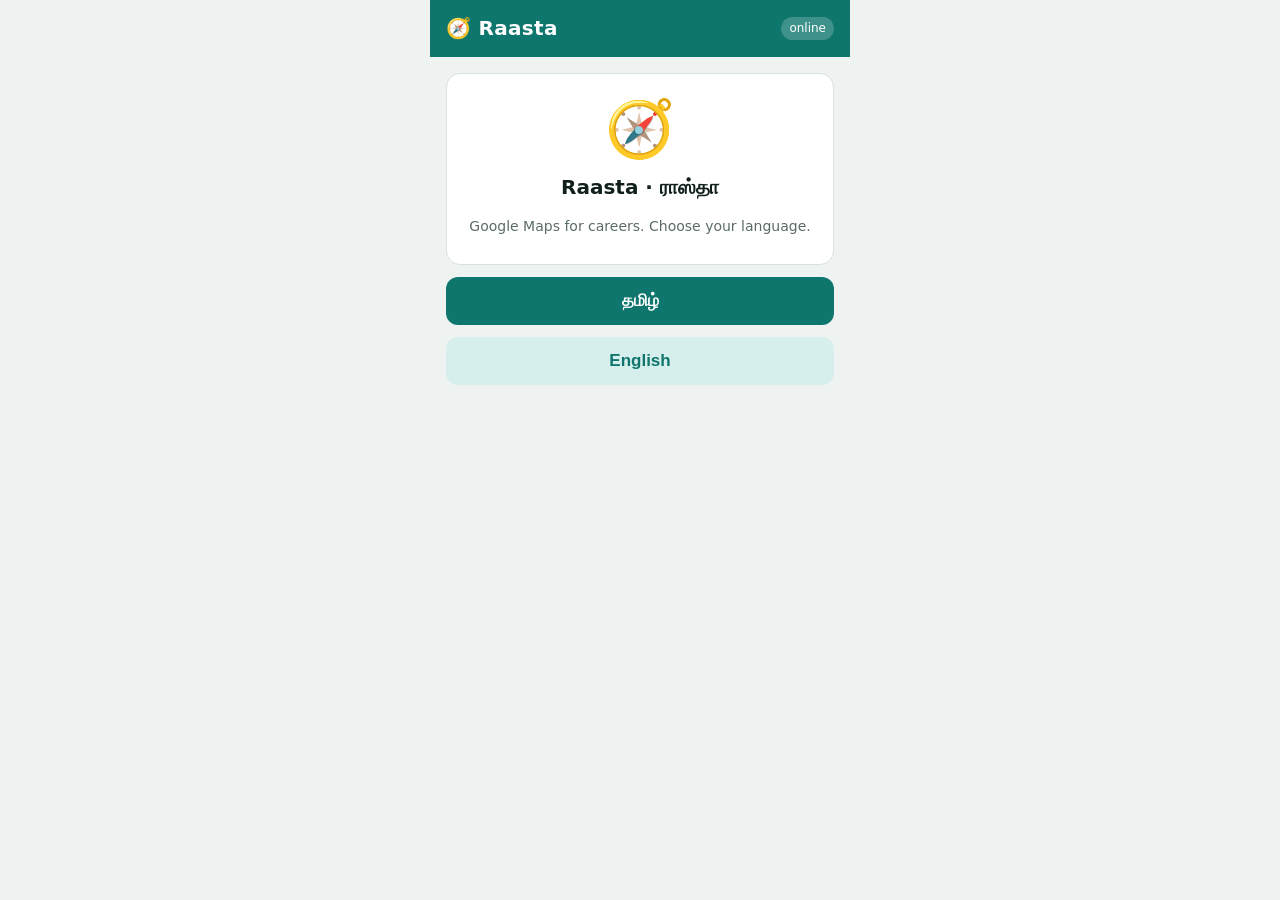
<file: shared/prototype/index.html>
<!doctype html>
<html lang="en">
<head>
<meta charset="utf-8">
<meta name="viewport" content="width=device-width, initial-scale=1">
<meta name="theme-color" content="#0f766e">
<link rel="manifest" href="manifest.json">
<title>Raasta POC</title>
<style>
  :root {
    --bg: #eef2f1; --card: #ffffff; --ink: #11201d; --muted: #5b6b67; --line: #d9e1df;
    --brand: #0f766e; --brand-soft: #d6efec; --good: #15803d; --good-soft: #dcfce7;
    --warn: #b45309; --warn-soft: #fef3c7; --bad: #b91c1c; --bad-soft: #fee2e2;
  }
  @media (prefers-color-scheme: dark) {
    :root:not([data-theme="light"]) { --bg: #0b1211; --card: #131d1b; --ink: #e6efed; --muted: #94a8a3; --line: #24332f;
      --brand: #2dd4bf; --brand-soft: #123532; --good: #4ade80; --good-soft: #12301d;
      --warn: #fbbf24; --warn-soft: #36290b; --bad: #f87171; --bad-soft: #3a1414; }
  }
  :root[data-theme="dark"] { --bg: #0b1211; --card: #131d1b; --ink: #e6efed; --muted: #94a8a3; --line: #24332f;
    --brand: #2dd4bf; --brand-soft: #123532; --good: #4ade80; --good-soft: #12301d;
    --warn: #fbbf24; --warn-soft: #36290b; --bad: #f87171; --bad-soft: #3a1414; }
  * { box-sizing: border-box; }
  body { margin: 0; background: var(--bg); color: var(--ink); font: 16px/1.45 system-ui, "Noto Sans Tamil", sans-serif; }
  .phone { max-width: 420px; min-height: 100vh; margin: 0 auto; background: var(--bg); display: flex; flex-direction: column; }
  header { display: flex; align-items: center; justify-content: space-between; padding: 14px 16px; background: var(--brand); color: #fff; position: sticky; top: 0; z-index: 2; }
  header b { font-size: 20px; letter-spacing: .3px; }
  .net { font-size: 12px; padding: 3px 8px; border-radius: 99px; background: rgba(255,255,255,.2); }
  main { flex: 1; padding: 16px; display: flex; flex-direction: column; gap: 12px; }
  nav { position: sticky; bottom: 0; display: grid; grid-template-columns: repeat(5, 1fr); background: var(--card); border-top: 1px solid var(--line); }
  nav button { border: 0; background: none; color: var(--muted); padding: 8px 2px 10px; font-size: 11px; display: flex; flex-direction: column; align-items: center; gap: 2px; cursor: pointer; }
  nav button span { font-size: 22px; }
  nav button.on { color: var(--brand); font-weight: 600; }
  nav button:disabled { opacity: .35; }
  .card { background: var(--card); border: 1px solid var(--line); border-radius: 14px; padding: 14px; }
  h2 { margin: 4px 0; font-size: 20px; }
  .muted { color: var(--muted); font-size: 14px; }
  .btn { border: 0; border-radius: 12px; padding: 14px 16px; font-size: 17px; font-weight: 600; cursor: pointer; background: var(--brand); color: #fff; width: 100%; }
  .btn.ghost { background: var(--brand-soft); color: var(--brand); }
  .row { display: flex; gap: 8px; }
  .grid { display: grid; grid-template-columns: repeat(3, 1fr); gap: 8px; }
  .opt { border: 1px solid var(--line); background: var(--card); color: var(--ink); border-radius: 12px; padding: 10px 4px; cursor: pointer; display: flex; flex-direction: column; align-items: center; gap: 4px; font-size: 13px; }
  .opt span { font-size: 28px; }
  .opt:hover { border-color: var(--brand); }
  .bubble { max-width: 85%; padding: 10px 12px; border-radius: 14px; }
  .bot { background: var(--card); border: 1px solid var(--line); align-self: flex-start; }
  .me { background: var(--brand); color: #fff; align-self: flex-end; }
  .chat { display: flex; flex-direction: column; gap: 8px; }
  .chips { display: flex; flex-wrap: wrap; gap: 6px; }
  .chip { background: var(--brand-soft); color: var(--brand); padding: 4px 10px; border-radius: 99px; font-size: 13px; }
  .mic { width: 64px; height: 64px; border-radius: 50%; border: 0; background: var(--brand); color: #fff; font-size: 28px; cursor: pointer; flex: none; }
  .mic.live { background: var(--bad); animation: pulse 1s infinite; }
  @keyframes pulse { 50% { transform: scale(1.08); } }
  input[type=text] { flex: 1; border: 1px solid var(--line); border-radius: 12px; padding: 12px; font-size: 16px; background: var(--card); color: var(--ink); }
  .tag { font-size: 11px; font-weight: 600; text-transform: uppercase; letter-spacing: .4px; padding: 2px 8px; border-radius: 99px; background: var(--brand-soft); color: var(--brand); }
  .status { font-weight: 700; padding: 3px 10px; border-radius: 99px; font-size: 13px; }
  .eligible { background: var(--good-soft); color: var(--good); }
  .not_eligible { background: var(--bad-soft); color: var(--bad); }
  .maybe { background: var(--warn-soft); color: var(--warn); }
  ul.reasons { list-style: none; padding: 0; margin: 8px 0; font-size: 14px; }
  ul.reasons li { padding: 2px 0; }
  .verify { font-size: 11px; color: var(--warn); }
  a { color: var(--brand); }
  .week { display: flex; gap: 10px; padding: 8px 0; border-bottom: 1px dashed var(--line); }
  .week b { color: var(--brand); min-width: 56px; }
  table { width: 100%; border-collapse: collapse; font-size: 14px; }
  td, th { text-align: left; padding: 8px 4px; border-bottom: 1px solid var(--line); }
  .flag { color: var(--warn); font-weight: 700; }
</style>
</head>
<body>
<div class="phone">
  <header><b>🧭 Raasta</b><span class="net" id="net">online</span></header>
  <main id="view"></main>
  <nav id="nav">
    <button data-v="talk"><span>🎙️</span>Talk</button>
    <button data-v="careers"><span>🧭</span>Careers</button>
    <button data-v="radar"><span>🎯</span>Radar</button>
    <button data-v="pathway"><span>🗺️</span>Pathway</button>
    <button data-v="facilitator"><span>👩‍🏫</span>Teacher</button>
  </nav>
</div>
<script src="data.js"></script>
<script src="engine.js"></script>
<script src="app.js"></script>
</body>
</html>
</file>
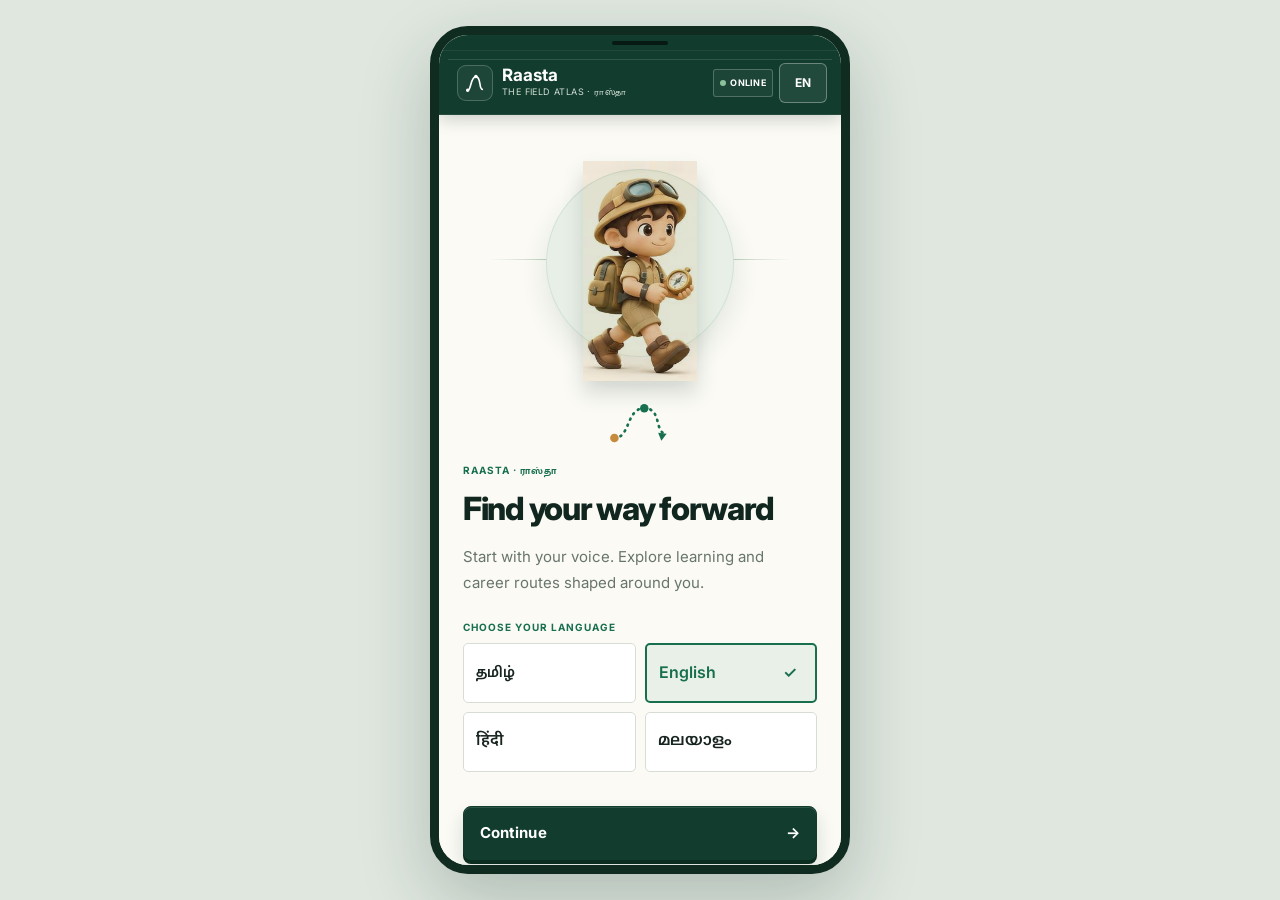
<file: aira/app/classic/index.html>
<!doctype html><html lang="en" data-theme="light" translate="no" class="notranslate"><head><meta charset="utf-8"><meta name="google" content="notranslate"><meta name="viewport" content="width=device-width,initial-scale=1,viewport-fit=cover"><meta name="theme-color" content="#123d2e"><meta name="description" content="Raasta — find learning and career routes in your language."><link rel="manifest" href="../manifest.json"><link rel="stylesheet" href="intro.css"><title>Raasta · ராஸ்தா | The Field Atlas</title><link rel="preconnect" href="https://fonts.googleapis.com"><link rel="preconnect" href="https://fonts.gstatic.com" crossorigin><link href="https://fonts.googleapis.com/css2?family=Inter:wght@400;500;600;700;800&family=Mukta+Malar:wght@400;500;600;700&family=Noto+Sans+Devanagari:wght@400;500;600;700&family=Noto+Sans+Malayalam:wght@400;500;600;700&display=swap" rel="stylesheet"><style>
:root{--forest:#123d2e;--deep:#10261e;--green:#176f50;--paper:#f6f5ef;--ink:#18251e;--muted:#68756d;--line:#d7ddd4;--amber:#bd8132;--nav-h:68px;font-family:Inter,'Mukta Malar','Noto Sans Devanagari','Noto Sans Malayalam',system-ui,sans-serif;color:var(--ink);background:#e9ece5}*{box-sizing:border-box}html[lang="hi"] body{font-family:'Noto Sans Devanagari',Inter,sans-serif}html[lang="ml"] body{font-family:'Noto Sans Malayalam',Inter,sans-serif}html[lang="ta"] body{font-family:'Mukta Malar',Inter,sans-serif}body{margin:0;min-height:100vh;background:#e9ece5;color:var(--ink);font-size:15px;line-height:1.6;-webkit-font-smoothing:antialiased}button,a{font:inherit}button{cursor:pointer}button:focus-visible,a:focus-visible{outline:3px solid #bd8132;outline-offset:3px}a{color:var(--green)}.desktop-stage{min-height:100vh;display:flex;justify-content:center;align-items:center;padding:26px}.device-mock{width:min(100%,420px);height:min(900px,calc(100vh - 52px));min-height:650px;display:flex;flex-direction:column;overflow:hidden;position:relative;background:var(--paper);border:9px solid #183127;border-radius:38px;box-shadow:0 28px 80px #15271d35}.device-notch{height:16px;background:var(--forest);display:grid;place-items:center;flex:none}.speaker-slit{width:56px;height:4px;background:#071a13;border-radius:4px}.app-header{height:64px;flex:none;background:var(--forest);color:white;padding:0 14px 0 18px;display:flex;align-items:center;justify-content:space-between;gap:8px}.brand-group{display:flex;align-items:center;gap:9px;text-decoration:none;color:white;min-width:0}.brand-logo-badge{height:36px;width:36px;flex:none;border:1px solid #ffffff35;display:grid;place-items:center;border-radius:11px}.brand-text-block h1{font-size:17px;line-height:1.1;margin:0}.brand-text-block span{display:block;font-size:9px;color:#d2ded5;letter-spacing:.045em;white-space:nowrap}.header-actions{display:flex;align-items:center;gap:6px}.net-indicator{font-size:9px;font-weight:700;letter-spacing:.03em;border:1px solid #ffffff3c;border-radius:3px;padding:6px;white-space:nowrap}.net-dot{display:inline-block;width:6px;height:6px;background:#8cc19c;border-radius:50%;margin-right:4px}.net-indicator.offline{color:#ffdc9f;border-color:#bd8132}.icon-tool-btn{height:40px;min-width:40px;border:1px solid #ffffff40;border-radius:8px;background:transparent;color:white;display:grid;place-items:center}.language-header{height:40px;min-width:48px;padding:0 7px;border:1px solid #ffffff55;border-radius:6px;background:#ffffff12;color:white;font-weight:700;font-size:12px}.language-header[hidden]{display:none}main#viewContainer{flex:1;overflow-y:auto;padding:25px 22px calc(var(--nav-h) + 25px);display:flex;flex-direction:column;gap:20px;scrollbar-width:thin;scrollbar-color:#b6c3b7 transparent}.app-navbar{position:absolute;z-index:4;bottom:0;left:0;right:0;height:var(--nav-h);display:grid;grid-template-columns:repeat(5,1fr);background:#fcfcf9;border-top:1px solid var(--line);padding-bottom:env(safe-area-inset-bottom)}.app-navbar button{border:0;background:transparent;color:#66756b;display:flex;align-items:center;justify-content:center;flex-direction:column;gap:2px;font-size:10px;min-width:48px}.app-navbar button svg{width:21px;height:21px;stroke:currentColor;stroke-width:1.8;fill:none}.app-navbar button.active{color:var(--green);font-weight:700}.app-navbar button:disabled{opacity:.42}.page-heading{border-bottom:1px solid var(--line);padding-bottom:16px}.eyebrow,.section-kicker{font-size:10px;line-height:1.5;letter-spacing:.1em;font-weight:700;color:var(--green);text-transform:uppercase}.page-heading h1,.atlas-intro h1,.welcome h1{font-size:28px;line-height:1.35;letter-spacing:-.025em;color:var(--deep);margin:7px 0;overflow-wrap:anywhere}.page-heading p,.atlas-intro p,.welcome p{font-size:14px;color:var(--muted);margin:8px 0 0;line-height:1.8;overflow-wrap:anywhere}.welcome{min-height:100%;display:flex;flex-direction:column;justify-content:center;align-items:stretch}.welcome h1{font-size:30px;margin:12px 0 4px}.atlas-mark{width:92px;height:92px;margin:0 auto 16px}.atlas-mark svg{width:100%;height:100%}.choose-label{margin:24px 0 8px}.language-options{display:grid;grid-template-columns:1fr 1fr;gap:9px;margin-bottom:12px}.language-option{min-height:60px;padding:12px;display:flex;align-items:center;justify-content:space-between;text-align:left;background:#fff;border:1px solid var(--line);border-radius:5px;color:var(--ink);font-size:16px;font-weight:600}.language-option[lang=hi]{font-family:'Noto Sans Devanagari',sans-serif}.language-option[lang=ml]{font-family:'Noto Sans Malayalam',sans-serif}.language-option[lang=ta]{font-family:'Mukta Malar',sans-serif}.language-option.selected{border:2px solid var(--green);background:#e9f0e7;color:var(--green)}.language-check{min-width:20px;color:var(--green)}.primary-action,.secondary-action,.mic-action{min-height:50px;border-radius:6px;padding:12px 16px;font-weight:700}.primary-action{background:var(--forest);color:white;border:1px solid var(--forest);width:100%;text-align:left;display:flex;justify-content:space-between;align-items:center}.primary-action:hover{background:#1a513d}.secondary-action{background:transparent;color:var(--green);border:1px solid #9eafa1;min-width:48px}.quiet-action{min-height:48px;background:none;border:0;color:var(--green);font-weight:700;padding:10px 0}.atlas-intro{padding:5px 0 2px}.route-map{margin-top:16px;background:#e8eee5;padding:4px 14px 10px;border-left:3px solid var(--green)}.route-map svg{width:100%;height:78px}.map-labels{display:flex;justify-content:space-between;color:var(--muted);font-size:11px}.section-kicker{display:flex;justify-content:space-between;align-items:center;padding-bottom:9px;border-bottom:1px solid var(--line)}.route-item{display:grid;grid-template-columns:30px minmax(0,1fr);gap:12px;padding:15px 0;border-bottom:1px solid var(--line)}.route-index{font-size:12px;color:var(--amber);font-weight:700}.route-type{font-size:10px;text-transform:uppercase;letter-spacing:.1em;color:var(--green);font-weight:700}.route-content h2,.opportunity h2{font-size:18px;line-height:1.5;margin:4px 0;color:var(--deep);overflow-wrap:anywhere}.route-content p{font-size:13px;color:var(--muted);margin:5px 0 9px;line-height:1.8}.route-meta{font-size:12px;color:#55635a;padding:8px 0;border-top:1px solid var(--line)}.text-action,.source-action{min-height:44px;display:flex;align-items:center;gap:8px;border:0;background:none;padding:5px 0;color:var(--green);font-size:13px;font-weight:700;text-decoration:none;overflow-wrap:anywhere}.notice-block{padding:14px 15px;background:#f1eadc;border-left:3px solid var(--amber);font-size:13px;line-height:1.8}.notice-block p{margin:5px 0 0}.opportunity{padding:15px 0 18px;border-bottom:1px solid var(--line)}.opportunity-top{display:flex;justify-content:space-between;align-items:flex-start;gap:8px}.status-label{font-size:10px;color:#78531f;background:#efe4d0;padding:4px 7px;font-weight:700}.benefit{color:var(--green);font-weight:700;font-size:14px;margin:8px 0;line-height:1.7}.opportunity ul{list-style:none;margin:12px 0;padding:0;display:grid;gap:8px}.opportunity li{display:flex;align-items:flex-start;gap:8px;font-size:12px;line-height:1.8;overflow-wrap:anywhere}.rule-mark{flex:none;width:18px;height:18px;border:1px solid #8aa28f;border-radius:50%;text-align:center;line-height:16px;color:var(--green);font-size:11px}.source-action{border-top:1px solid var(--line);margin-top:10px;padding-top:10px}.progress-line{height:3px;background:#dce3d9}.progress-line span{height:100%;display:block;background:var(--green)}.chat-stream{display:flex;flex-direction:column;gap:11px}.message{max-width:92%;padding:13px 14px;font-size:15px;line-height:1.8;overflow-wrap:anywhere}.message.bot{align-self:flex-start;background:#e7ede4;border-left:3px solid var(--green)}.message.me{align-self:flex-end;background:var(--forest);color:white}.listen-link{display:block;border:0;background:none;padding:6px 0 0;color:var(--green);font-size:12px;font-weight:700;min-height:36px}.prompt-hint{font-size:13px;font-weight:600;color:var(--muted);margin:0;line-height:1.8}.answer-list{display:grid;gap:7px}.answer-option{min-height:52px;width:100%;display:flex;justify-content:space-between;align-items:center;gap:12px;text-align:left;padding:12px 14px;background:#fff;border:1px solid var(--line);color:var(--ink);font-size:14px;line-height:1.7;overflow-wrap:anywhere}.mic-action{display:flex;align-items:center;gap:12px;width:100%;background:transparent;color:var(--green);border:1px solid #9aab9d;text-align:left}.mic-glyph{width:24px;height:24px;flex:none;display:grid;place-items:center;border-radius:50%;background:var(--forest);color:white;font-size:10px}.parent-note{border-left:3px solid var(--amber);background:#f0eadf;padding:16px;line-height:1.8}.transcript{margin-top:12px;padding-top:10px;border-top:1px solid #d5cbb8;line-height:1.9}.timeline{border-left:1px solid #9db09f;margin:15px 0 0 5px;padding-left:21px;display:grid;gap:20px}.timeline-stop{position:relative}.timeline-stop:before{content:'';position:absolute;left:-27px;top:7px;width:10px;height:10px;border:2px solid var(--green);background:var(--paper);border-radius:50%}.stop-week{font-size:10px;letter-spacing:.1em;color:var(--green);font-weight:700}.timeline-stop h2{font-size:15px;line-height:1.7;margin:4px 0}.profile-list div{display:flex;justify-content:space-between;gap:12px;padding:13px 0;border-bottom:1px solid var(--line)}.profile-list dt,.profile-list dd{font-size:13px;line-height:1.7;overflow-wrap:anywhere}.profile-list dd{margin:0;text-align:right;font-weight:600;max-width:58%}.metrics{display:grid;grid-template-columns:repeat(3,1fr);gap:10px;padding:14px 0;border-block:1px solid var(--line)}.metrics strong{font-size:22px;color:var(--green)}.metrics span{font-size:11px}.filter-action{min-height:48px;background:none;border:1px solid var(--line);color:var(--green);font-weight:700}.student-row{display:flex;align-items:center;justify-content:space-between;gap:12px;padding:13px 0;border-bottom:1px solid var(--line)}.student-row p{margin:2px 0;font-size:12px}.facilitator-view{width:100%}.companion-panel{display:none}@media(min-width:850px){.device-mock:has(.facilitator-view){width:min(1100px,calc(100vw - 80px));max-width:none;border-radius:18px}.device-mock:has(.facilitator-view) main#viewContainer{padding:36px 54px calc(var(--nav-h) + 30px)}.facilitator-view{width:min(100%,850px);margin:auto}}@media(max-width:480px){body,.desktop-stage{background:var(--paper)}.desktop-stage{padding:0}.device-mock{width:100%;height:100dvh;min-height:100dvh;border:0;border-radius:0;box-shadow:none}.device-notch{height:8px}main#viewContainer{padding:19px 17px calc(var(--nav-h) + 20px)}}@media(max-width:360px){main#viewContainer{padding-inline:14px}.brand-text-block span{font-size:8px}.net-indicator{font-size:8px;padding:5px}.language-option{padding:10px;font-size:15px}}@media(prefers-reduced-motion:reduce){*,*::before,*::after{scroll-behavior:auto!important;animation:none!important;transition:none!important}}
/* Field Atlas harmony pass: editorial rhythm, calm surfaces, and stronger states. */
:root{--forest-2:#0d3024;--paper-2:#fbfaf5;--sage-wash:#e7eee6;--sage-deep:#c7d8c9;--amber-soft:#f3e9d7;--shadow-soft:0 10px 28px rgba(18,61,46,.08)}
body{background:#e4e9e1}
.device-mock{background:var(--paper-2);border-color:#102b20;box-shadow:0 30px 90px rgba(15,39,29,.24)}
.app-header{background:linear-gradient(180deg,var(--forest),var(--forest-2));}
main#viewContainer{scroll-behavior:smooth}
main#viewContainer::-webkit-scrollbar{width:8px}main#viewContainer::-webkit-scrollbar-thumb{background:#b8c8b9;border-radius:8px;border:2px solid transparent;background-clip:padding-box}
.page-heading{position:relative;padding-top:4px}.page-heading:after{content:'';display:block;width:42px;height:3px;background:var(--amber);margin-top:15px}
.page-heading h1,.atlas-intro h1,.welcome h1{font-weight:800;letter-spacing:-.04em}
.page-heading p,.atlas-intro p,.welcome p{max-width:38rem}
.atlas-intro{border-left:3px solid var(--green);padding:8px 0 8px 15px}
.route-map{box-shadow:inset 0 0 0 1px rgba(23,111,80,.06);border-left-width:4px}
.route-item{position:relative;padding:19px 0}.route-item:before{content:'';position:absolute;left:-22px;top:0;bottom:0;width:1px;background:#d5dfd4}.route-index{position:relative;z-index:1;background:var(--paper-2);padding:3px 0}
.route-content h2,.opportunity h2{font-weight:800;letter-spacing:-.02em}
.opportunity{padding:20px 0}.opportunity-top{align-items:center}.status-label{border-left:2px solid var(--amber);letter-spacing:.02em}.benefit{font-size:15px}.opportunity ul{border-top:1px solid var(--line);padding-top:10px}.opportunity li{color:#44554a}.source-action{font-size:13px}
.notice-block{box-shadow:var(--shadow-soft)}
.chat-stream{padding:4px 0}.message{box-shadow:0 4px 14px rgba(18,61,46,.06)}.message.bot{border-radius:0 12px 12px 12px}.message.me{border-radius:12px 0 12px 12px;background:var(--forest)}
.answer-option{box-shadow:0 2px 8px rgba(18,61,46,.04);transition:transform .16s ease,background .16s ease,border-color .16s ease}.answer-option:hover{transform:translateY(-1px);background:#f4f8f2;border-color:#9eb8a1}
.mic-action{justify-content:flex-start;box-shadow:var(--shadow-soft);background:#f7faf5}.mic-action .mic-glyph{position:relative}.mic-action.is-listening{border-color:var(--amber);background:var(--amber-soft);color:#66481c}.mic-action.is-listening .mic-glyph{background:var(--amber);animation:mic-pulse 1.3s ease-in-out infinite}@keyframes mic-pulse{0%,100%{box-shadow:0 0 0 0 rgba(189,129,50,.35)}50%{box-shadow:0 0 0 9px rgba(189,129,50,0)}}
.parent-note{box-shadow:var(--shadow-soft)}.timeline-stop{padding-bottom:4px}.timeline-stop h2{font-weight:750}
.profile-list{margin:0}.profile-list div{min-height:48px}.profile-list dt{color:var(--muted)}
.app-navbar{background:rgba(252,252,249,.97);backdrop-filter:blur(12px)}.app-navbar button{position:relative}.app-navbar button.active:before{content:'';position:absolute;top:0;left:20%;right:20%;height:3px;background:var(--green)}
.intro-sheet{border:1px solid rgba(18,61,46,.08);box-shadow:0 22px 70px rgba(15,31,24,.34)}
@media(max-width:480px){body{background:var(--paper-2)}.device-mock{background:var(--paper-2)}}
@media(min-width:850px){.device-mock:has(.facilitator-view) .app-header{padding-inline:30px}.device-mock:has(.facilitator-view) .app-navbar{display:none!important}.device-mock:has(.facilitator-view) main#viewContainer{padding-bottom:40px}}
@media(prefers-reduced-motion:reduce){.answer-option{transition:none}.mic-action.is-listening .mic-glyph{animation:none}}/* Field Atlas refinement 02: reduce visual noise and restore editorial proportion. */
:root{--forest-2:#0e3326;--paper-2:#fbfaf5;--paper-3:#f2f4ed;--sage-wash:#e5eee5;--sage-deep:#b9ccb9;--amber-soft:#f3e7d2;--shadow-soft:0 12px 30px rgba(16,43,32,.09)}
body{background:#dfe7df}
.device-mock{background:var(--paper-2);border-color:#102c21;box-shadow:0 26px 70px rgba(13,43,30,.22)}
.app-header{background:var(--forest);box-shadow:0 3px 12px rgba(7,30,20,.16)}
.brand-logo-badge{border-radius:9px;background:#ffffff0d}
main#viewContainer{padding-top:28px;gap:26px;background:var(--paper-2)}
.welcome{justify-content:flex-start;padding:18px 2px 10px}.welcome-art{display:block!important;width:178px!important;height:220px!important;margin:0 auto 8px!important;border:0!important;background:transparent!important;object-fit:contain!important;object-position:center bottom!important}.welcome .atlas-mark{width:64px;height:64px;margin:0 auto 10px}.welcome h1{font-size:32px;line-height:1.18;max-width:320px;margin:12px 0 8px}.welcome p{font-size:15px;line-height:1.75;max-width:330px}
.primary-action{min-height:54px;border-radius:8px;letter-spacing:.005em;box-shadow:0 7px 16px rgba(18,61,46,.13)}.welcome .primary-action{margin-top:22px}.welcome .quiet-action{margin-top:4px}
.page-heading{min-height:104px;padding:4px 0 17px;overflow:auto}.page-heading:after{clear:both}.page-heading .view-art{float:right;width:88px!important;height:104px!important;margin:-10px 0 0 14px!important;border:0!important;background:transparent!important;object-fit:contain!important;object-position:center bottom!important}.page-heading h1{font-size:29px;line-height:1.18;margin-top:6px}.page-heading p{font-size:13px;line-height:1.7}.page-heading .eyebrow{padding-top:3px}
.atlas-intro{padding:8px 0 12px 16px}.atlas-intro h1{font-size:30px;line-height:1.2}.route-map{margin-top:20px;padding:7px 14px 12px;background:var(--sage-wash);border-left:4px solid var(--green)}
.route-item{grid-template-columns:36px minmax(0,1fr);gap:14px;padding:21px 0}.route-item:before{left:-25px}.route-index{font-size:13px}.route-content h2,.opportunity h2{font-size:20px;line-height:1.3}.route-content p{font-size:14px;line-height:1.7}.route-meta{color:var(--muted)}
.notice-block{background:var(--amber-soft);border-left-width:4px;padding:16px 17px}.opportunity{padding:22px 0}.opportunity-top{margin-bottom:2px}.opportunity ul{gap:10px;margin-top:15px}.opportunity li{font-size:13px;line-height:1.7}.status-label{border-radius:2px}
.answer-list{gap:9px}.answer-option{min-height:58px;padding:14px 16px;border-radius:8px;font-size:15px;background:#fff;box-shadow:none}.answer-option:hover{transform:none;background:#f1f6ef}.mic-action{min-height:56px;border-radius:8px;padding:14px 16px;background:var(--sage-wash);box-shadow:none}
.message{padding:14px 16px}.prompt-hint{margin-top:2px}.parent-note{padding:18px;background:#f1eadf}.timeline{gap:25px}.timeline-stop h2{font-size:16px}.profile-list div{padding:15px 0}.profile-list dd{max-width:62%}
.app-navbar{height:72px;background:#f9faf5;border-top-color:#cfd9cf;box-shadow:0 -8px 20px rgba(17,47,34,.06)}.app-navbar button{font-size:10px;gap:4px}.app-navbar button svg{width:22px;height:22px}.app-navbar button.active:before{left:28%;right:28%;height:2px}.net-indicator{background:#ffffff0b}
.intro-sheet{left:10px;right:10px;bottom:10px;border-radius:22px 22px 12px 12px;padding:16px 18px 14px}.intro-art{height:175px!important;border:0!important;background:transparent!important}.intro-sheet h2{font-size:25px;line-height:1.28}.intro-row{padding:10px 8px;font-size:14px}.intro-primary{margin-top:5px}
@media(max-width:380px){main#viewContainer{padding-inline:16px}.welcome{padding-top:8px}.welcome-art{height:185px!important;width:155px!important}.welcome h1{font-size:29px}.page-heading .view-art{width:74px!important;height:92px!important}.intro-art{height:150px!important}.intro-sheet h2{font-size:22px}}
@media(min-width:850px){main#viewContainer{background:var(--paper-2)}.device-mock:has(.facilitator-view) main#viewContainer{padding:42px 64px 44px}.device-mock:has(.facilitator-view) .app-header{padding-inline:34px}}/* Artwork integration: illustrations sit inside the atlas, not inside picture frames. */
.field-atlas-screen-art,.intro-art{border:0!important;background:transparent!important;border-radius:0!important;mix-blend-mode:multiply;filter:saturate(.86) contrast(.95)}
.welcome{position:relative}.welcome:before{content:'';position:absolute;top:116px;left:8%;right:8%;height:1px;background:linear-gradient(90deg,transparent,#b9ccb9 20%,#b9ccb9 80%,transparent);z-index:0}.welcome-art,.welcome .atlas-mark,.welcome h1,.welcome p,.welcome .primary-action,.welcome .quiet-action,.welcome .eyebrow,.welcome .language-options{position:relative;z-index:1}
.welcome-art{opacity:.98}.page-heading{isolation:isolate}.page-heading .view-art{mix-blend-mode:multiply;opacity:.92}
.intro-sheet{isolation:isolate}.intro-art{opacity:.94;mix-blend-mode:multiply;filter:saturate(.82) contrast(.94)}.intro-sheet:before{content:'';position:absolute;top:173px;left:24%;right:24%;height:1px;background:#c8d7c9;z-index:-1}
@media(max-width:380px){.welcome:before{top:100px}.intro-sheet:before{top:154px}}
@media(prefers-reduced-transparency:reduce){.field-atlas-screen-art,.intro-art{mix-blend-mode:normal;filter:none}}/* Field Atlas depth pass: material separation without visual noise. */
.device-mock{box-shadow:0 26px 70px rgba(13,43,30,.22),0 4px 0 rgba(255,255,255,.48) inset}.app-header{box-shadow:0 4px 16px rgba(7,30,20,.2),0 -1px 0 rgba(255,255,255,.08) inset}.app-header:after{content:'';position:absolute;left:9px;right:9px;top:8px;height:1px;background:rgba(255,255,255,.12);pointer-events:none}.device-notch{box-shadow:0 -1px 0 rgba(255,255,255,.08) inset}
.welcome:after{content:'';position:absolute;top:26px;left:50%;width:188px;height:188px;transform:translateX(-50%);border-radius:50%;background:#e8efe6;box-shadow:0 12px 26px rgba(31,84,59,.12),inset 0 0 0 1px rgba(23,111,80,.1);z-index:0}.welcome-art{filter:saturate(.84) contrast(.96) drop-shadow(0 12px 10px rgba(19,49,34,.16))}
.route-map{box-shadow:0 5px 0 #d1ded1,0 12px 24px rgba(20,67,46,.09),inset 0 1px 0 rgba(255,255,255,.72)}.route-map svg{filter:drop-shadow(0 1px 0 rgba(255,255,255,.55))}
.route-item{box-shadow:0 1px 0 rgba(255,255,255,.7) inset}.route-item:hover{background:#f8faf5}.route-item:after{content:'';position:absolute;left:36px;right:0;bottom:-1px;height:1px;background:#cbd8cc;opacity:.55}.route-index{border:1px solid #d3ded2;border-radius:50%;width:28px;height:28px;display:grid;place-items:center;box-shadow:0 2px 5px rgba(18,61,46,.08)}
.notice-block{box-shadow:0 4px 0 #e0d4bb,0 12px 24px rgba(99,72,30,.08),inset 0 1px 0 rgba(255,255,255,.65)}.opportunity{position:relative}.opportunity:before{content:'';position:absolute;left:-1px;top:22px;bottom:22px;width:2px;background:#b9ccb9}.opportunity-top .status-label{box-shadow:0 2px 5px rgba(99,72,30,.1)}
.answer-option{box-shadow:0 3px 0 #d9e2d7,0 7px 14px rgba(18,61,46,.06),inset 0 1px 0 rgba(255,255,255,.9)}.answer-option:active{transform:translateY(2px);box-shadow:0 1px 0 #d9e2d7,0 3px 8px rgba(18,61,46,.05)}.primary-action{box-shadow:0 4px 0 #0b2e21,0 10px 18px rgba(18,61,46,.16),inset 0 1px 0 rgba(255,255,255,.12)}.primary-action:active{transform:translateY(2px);box-shadow:0 2px 0 #0b2e21,0 5px 10px rgba(18,61,46,.12)}.secondary-action,.filter-action{box-shadow:0 2px 0 #d1dbd1,inset 0 1px 0 rgba(255,255,255,.8)}
.mic-action{box-shadow:0 4px 0 #cfdbcf,0 10px 18px rgba(18,61,46,.09),inset 0 1px 0 rgba(255,255,255,.9)}.mic-action.is-listening{box-shadow:0 4px 0 #d7b879,0 10px 18px rgba(130,88,27,.12),inset 0 1px 0 rgba(255,255,255,.75)}
.timeline{filter:drop-shadow(1px 0 0 rgba(255,255,255,.75))}.timeline-stop:before{box-shadow:0 0 0 4px #e5eee5,0 2px 5px rgba(18,61,46,.14)}.parent-note{box-shadow:0 4px 0 #ded4c4,0 12px 24px rgba(99,72,30,.07),inset 0 1px 0 rgba(255,255,255,.68)}
.intro-backdrop{backdrop-filter:blur(4px);-webkit-backdrop-filter:blur(4px)}.intro-sheet{box-shadow:0 24px 70px rgba(15,31,24,.35),0 2px 0 rgba(255,255,255,.84) inset}.intro-primary{box-shadow:0 4px 0 #0b2e21,0 10px 18px rgba(18,61,46,.14)}
@media(prefers-reduced-motion:reduce){.primary-action,.answer-option{transform:none!important}.intro-backdrop{backdrop-filter:none;-webkit-backdrop-filter:none}}.app-header{position:relative}.app-navbar button.locked{opacity:.45}#viewContainer>*{flex-shrink:0}.page-heading{overflow:visible!important;display:flow-root}.nav-back:hover{background:rgba(23,111,80,.08)!important}
html.in-frame body{background:transparent!important}html.in-frame .desktop-stage{padding:0!important;min-height:100vh!important;display:block!important;background:none!important}html.in-frame .device-mock{width:100%!important;max-width:none!important;height:100vh!important;max-height:none!important;border:0!important;border-radius:0!important;box-shadow:none!important;margin:0!important}html.in-frame .device-notch{display:none!important}
</style><script>if(window.self!==window.top)document.documentElement.classList.add("in-frame")</script></head><body><div class="desktop-stage"><div class="device-mock"><div class="device-notch"><span class="speaker-slit"></span></div><header class="app-header"><a class="brand-group" href="#" id="headerBrand" aria-label="Change language"><span class="brand-logo-badge"><svg width="22" height="22" viewBox="0 0 24 24" fill="none" stroke="currentColor" stroke-width="1.8" stroke-linecap="round"><path d="M4 20C8 20 7 5 13 5s3 14 7 14"/><circle cx="4" cy="20" r="1" fill="currentColor"/><circle cx="13" cy="5" r="1" fill="currentColor"/></svg></span><span class="brand-text-block"><h1>Raasta</h1><span>THE FIELD ATLAS · ராஸ்தா</span></span></a><div class="header-actions"><span class="net-indicator" id="netIndicator"><span class="net-dot"></span><span id="netLabel">ONLINE</span></span><button id="headerLanguage" class="language-header" data-act="open-language" aria-label="Choose language">EN</button><button class="icon-tool-btn" id="profileHeaderBtn" title="Student profile" aria-label="Student profile" data-act="go" data-v="profile" style="display:none"><svg width="20" height="20" viewBox="0 0 24 24" fill="none" stroke="currentColor" stroke-width="1.8"><circle cx="12" cy="8" r="4"/><path d="M4 21c0-4 3-6 8-6s8 2 8 6"/></svg></button></div></header><main id="viewContainer"></main><div id="introLayer"></div><nav class="app-navbar" id="appNavbar" style="display:none" aria-label="Main navigation"><button data-v="talk"><svg viewBox="0 0 24 24"><path d="M12 2a3 3 0 0 0-3 3v7a3 3 0 0 0 6 0V5a3 3 0 0 0-3-3zM5 11a7 7 0 0 0 14 0m-7 7v4m-4 0h8"/></svg><span>Talk</span></button><button data-v="careers"><svg viewBox="0 0 24 24"><circle cx="12" cy="12" r="9"/><path d="m15 9-2 5-5 2 2-5 5-2z"/></svg><span>Routes</span></button><button data-v="radar"><svg viewBox="0 0 24 24"><circle cx="12" cy="12" r="9"/><circle cx="12" cy="12" r="5"/><circle cx="12" cy="12" r="1"/></svg><span>Radar</span></button><button data-v="pathway"><svg viewBox="0 0 24 24"><path d="M3 5 9 3l6 2 6-2v16l-6 2-6-2-6 2zM9 3v16m6-14v16"/></svg><span>Path</span></button><button data-v="facilitator"><svg viewBox="0 0 24 24"><circle cx="9" cy="8" r="4"/><path d="M2 21v-2c0-3 3-5 7-5s7 2 7 5v2m2-13a4 4 0 0 1 0 8m2 1c2 1 3 2 3 4v1"/></svg><span>School</span></button></nav></div></div><script src="data.js"></script><script src="engine.js"></script><script src="voice.js"></script><script src="app.js"></script><script src="auth.js"></script><script src="intro.js"></script></body></html>
</file>
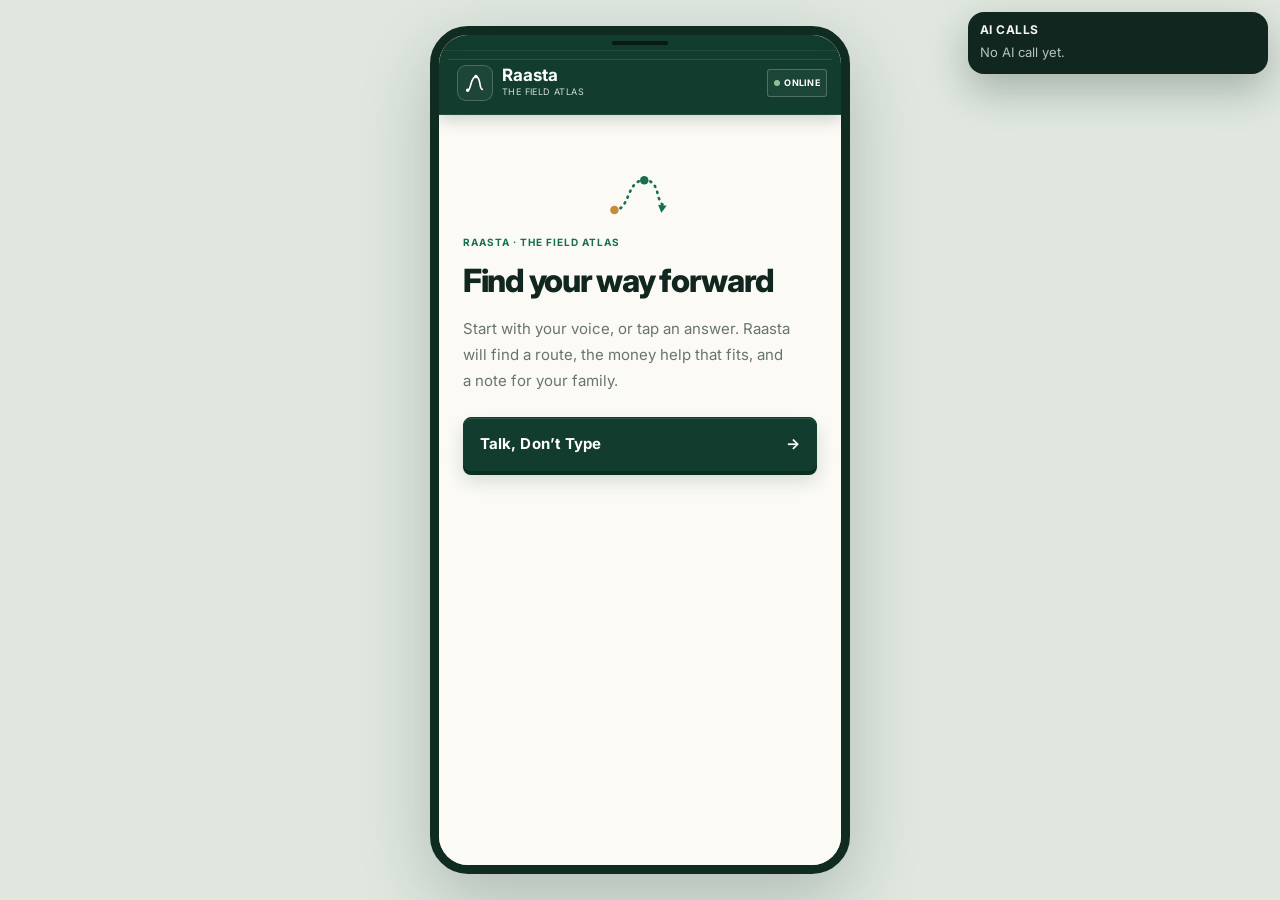
<file: pranshu/aira/app/index.html>
<!doctype html><html lang="en" data-theme="light"><head><meta charset="utf-8"><meta name="viewport" content="width=device-width,initial-scale=1,viewport-fit=cover"><meta name="theme-color" content="#123d2e"><meta name="description" content="Raasta — find learning and career routes in your language."><link rel="manifest" href="manifest.json"><link rel="stylesheet" href="intro.css"><title>Raasta · The Field Atlas</title><link rel="preconnect" href="https://fonts.googleapis.com"><link rel="preconnect" href="https://fonts.gstatic.com" crossorigin><link href="https://fonts.googleapis.com/css2?family=Inter:wght@400;500;600;700;800&family=Mukta+Malar:wght@400;500;600;700&family=Noto+Sans+Devanagari:wght@400;500;600;700&family=Noto+Sans+Malayalam:wght@400;500;600;700&display=swap" rel="stylesheet"><style>
:root{--forest:#123d2e;--deep:#10261e;--green:#176f50;--paper:#f6f5ef;--ink:#18251e;--muted:#68756d;--line:#d7ddd4;--amber:#bd8132;--nav-h:68px;font-family:Inter,'Mukta Malar','Noto Sans Devanagari','Noto Sans Malayalam',system-ui,sans-serif;color:var(--ink);background:#e9ece5}*{box-sizing:border-box}html[lang="hi"] body{font-family:'Noto Sans Devanagari',Inter,sans-serif}html[lang="ml"] body{font-family:'Noto Sans Malayalam',Inter,sans-serif}html[lang="ta"] body{font-family:'Mukta Malar',Inter,sans-serif}body{margin:0;min-height:100vh;background:#e9ece5;color:var(--ink);font-size:15px;line-height:1.6;-webkit-font-smoothing:antialiased}button,a{font:inherit}button{cursor:pointer}button:focus-visible,a:focus-visible{outline:3px solid #bd8132;outline-offset:3px}a{color:var(--green)}.desktop-stage{min-height:100vh;display:flex;justify-content:center;align-items:center;padding:26px}.device-mock{width:min(100%,420px);height:min(900px,calc(100vh - 52px));min-height:650px;display:flex;flex-direction:column;overflow:hidden;position:relative;background:var(--paper);border:9px solid #183127;border-radius:38px;box-shadow:0 28px 80px #15271d35}.device-notch{height:16px;background:var(--forest);display:grid;place-items:center;flex:none}.speaker-slit{width:56px;height:4px;background:#071a13;border-radius:4px}.app-header{height:64px;flex:none;background:var(--forest);color:white;padding:0 14px 0 18px;display:flex;align-items:center;justify-content:space-between;gap:8px}.brand-group{display:flex;align-items:center;gap:9px;text-decoration:none;color:white;min-width:0}.brand-logo-badge{height:36px;width:36px;flex:none;border:1px solid #ffffff35;display:grid;place-items:center;border-radius:11px}.brand-text-block h1{font-size:17px;line-height:1.1;margin:0}.brand-text-block span{display:block;font-size:9px;color:#d2ded5;letter-spacing:.045em;white-space:nowrap}.header-actions{display:flex;align-items:center;gap:6px}.net-indicator{font-size:9px;font-weight:700;letter-spacing:.03em;border:1px solid #ffffff3c;border-radius:3px;padding:6px;white-space:nowrap}.net-dot{display:inline-block;width:6px;height:6px;background:#8cc19c;border-radius:50%;margin-right:4px}.net-indicator.offline{color:#ffdc9f;border-color:#bd8132}.icon-tool-btn{height:40px;min-width:40px;border:1px solid #ffffff40;border-radius:8px;background:transparent;color:white;display:grid;place-items:center}.language-header{height:40px;min-width:48px;padding:0 7px;border:1px solid #ffffff55;border-radius:6px;background:#ffffff12;color:white;font-weight:700;font-size:12px}.language-header[hidden]{display:none}main#viewContainer{flex:1;overflow-y:auto;padding:25px 22px calc(var(--nav-h) + 25px);display:flex;flex-direction:column;gap:20px;scrollbar-width:thin;scrollbar-color:#b6c3b7 transparent}.app-navbar{position:absolute;z-index:4;bottom:0;left:0;right:0;height:var(--nav-h);display:grid;grid-template-columns:repeat(5,1fr);background:#fcfcf9;border-top:1px solid var(--line);padding-bottom:env(safe-area-inset-bottom)}.app-navbar button{border:0;background:transparent;color:#66756b;display:flex;align-items:center;justify-content:center;flex-direction:column;gap:2px;font-size:10px;min-width:48px}.app-navbar button svg{width:21px;height:21px;stroke:currentColor;stroke-width:1.8;fill:none}.app-navbar button.active{color:var(--green);font-weight:700}.app-navbar button:disabled{opacity:.42}.page-heading{border-bottom:1px solid var(--line);padding-bottom:16px}.eyebrow,.section-kicker{font-size:10px;line-height:1.5;letter-spacing:.1em;font-weight:700;color:var(--green);text-transform:uppercase}.page-heading h1,.atlas-intro h1,.welcome h1{font-size:28px;line-height:1.35;letter-spacing:-.025em;color:var(--deep);margin:7px 0;overflow-wrap:anywhere}.page-heading p,.atlas-intro p,.welcome p{font-size:14px;color:var(--muted);margin:8px 0 0;line-height:1.8;overflow-wrap:anywhere}.welcome{min-height:100%;display:flex;flex-direction:column;justify-content:center;align-items:stretch}.welcome h1{font-size:30px;margin:12px 0 4px}.atlas-mark{width:92px;height:92px;margin:0 auto 16px}.atlas-mark svg{width:100%;height:100%}.choose-label{margin:24px 0 8px}.language-options{display:grid;grid-template-columns:1fr 1fr;gap:9px;margin-bottom:12px}.language-option{min-height:60px;padding:12px;display:flex;align-items:center;justify-content:space-between;text-align:left;background:#fff;border:1px solid var(--line);border-radius:5px;color:var(--ink);font-size:16px;font-weight:600}.language-option[lang=hi]{font-family:'Noto Sans Devanagari',sans-serif}.language-option[lang=ml]{font-family:'Noto Sans Malayalam',sans-serif}.language-option[lang=ta]{font-family:'Mukta Malar',sans-serif}.language-option.selected{border:2px solid var(--green);background:#e9f0e7;color:var(--green)}.language-check{min-width:20px;color:var(--green)}.primary-action,.secondary-action,.mic-action{min-height:50px;border-radius:6px;padding:12px 16px;font-weight:700}.primary-action{background:var(--forest);color:white;border:1px solid var(--forest);width:100%;text-align:left;display:flex;justify-content:space-between;align-items:center}.primary-action:hover{background:#1a513d}.secondary-action{background:transparent;color:var(--green);border:1px solid #9eafa1;min-width:48px}.quiet-action{min-height:48px;background:none;border:0;color:var(--green);font-weight:700;padding:10px 0}.atlas-intro{padding:5px 0 2px}.route-map{margin-top:16px;background:#e8eee5;padding:4px 14px 10px;border-left:3px solid var(--green)}.route-map svg{width:100%;height:78px}.map-labels{display:flex;justify-content:space-between;color:var(--muted);font-size:11px}.section-kicker{display:flex;justify-content:space-between;align-items:center;padding-bottom:9px;border-bottom:1px solid var(--line)}.route-item{display:grid;grid-template-columns:30px minmax(0,1fr);gap:12px;padding:15px 0;border-bottom:1px solid var(--line)}.route-index{font-size:12px;color:var(--amber);font-weight:700}.route-type{font-size:10px;text-transform:uppercase;letter-spacing:.1em;color:var(--green);font-weight:700}.route-content h2,.opportunity h2{font-size:18px;line-height:1.5;margin:4px 0;color:var(--deep);overflow-wrap:anywhere}.route-content p{font-size:13px;color:var(--muted);margin:5px 0 9px;line-height:1.8}.route-meta{font-size:12px;color:#55635a;padding:8px 0;border-top:1px solid var(--line)}.text-action,.source-action{min-height:44px;display:flex;align-items:center;gap:8px;border:0;background:none;padding:5px 0;color:var(--green);font-size:13px;font-weight:700;text-decoration:none;overflow-wrap:anywhere}.notice-block{padding:14px 15px;background:#f1eadc;border-left:3px solid var(--amber);font-size:13px;line-height:1.8}.notice-block p{margin:5px 0 0}.opportunity{padding:15px 0 18px;border-bottom:1px solid var(--line)}.opportunity-top{display:flex;justify-content:space-between;align-items:flex-start;gap:8px}.status-label{font-size:10px;color:#78531f;background:#efe4d0;padding:4px 7px;font-weight:700}.benefit{color:var(--green);font-weight:700;font-size:14px;margin:8px 0;line-height:1.7}.opportunity ul{list-style:none;margin:12px 0;padding:0;display:grid;gap:8px}.opportunity li{display:flex;align-items:flex-start;gap:8px;font-size:12px;line-height:1.8;overflow-wrap:anywhere}.rule-mark{flex:none;width:18px;height:18px;border:1px solid #8aa28f;border-radius:50%;text-align:center;line-height:16px;color:var(--green);font-size:11px}.source-action{border-top:1px solid var(--line);margin-top:10px;padding-top:10px}.progress-line{height:3px;background:#dce3d9}.progress-line span{height:100%;display:block;background:var(--green)}.chat-stream{display:flex;flex-direction:column;gap:11px}.message{max-width:92%;padding:13px 14px;font-size:15px;line-height:1.8;overflow-wrap:anywhere}.message.bot{align-self:flex-start;background:#e7ede4;border-left:3px solid var(--green)}.message.me{align-self:flex-end;background:var(--forest);color:white}.listen-link{display:block;border:0;background:none;padding:6px 0 0;color:var(--green);font-size:12px;font-weight:700;min-height:36px}.prompt-hint{font-size:13px;font-weight:600;color:var(--muted);margin:0;line-height:1.8}.answer-list{display:grid;gap:7px}.answer-option{min-height:52px;width:100%;display:flex;justify-content:space-between;align-items:center;gap:12px;text-align:left;padding:12px 14px;background:#fff;border:1px solid var(--line);color:var(--ink);font-size:14px;line-height:1.7;overflow-wrap:anywhere}.mic-action{display:flex;align-items:center;gap:12px;width:100%;background:transparent;color:var(--green);border:1px solid #9aab9d;text-align:left}.mic-glyph{width:24px;height:24px;flex:none;display:grid;place-items:center;border-radius:50%;background:var(--forest);color:white;font-size:10px}.parent-note{border-left:3px solid var(--amber);background:#f0eadf;padding:16px;line-height:1.8}.transcript{margin-top:12px;padding-top:10px;border-top:1px solid #d5cbb8;line-height:1.9}.timeline{border-left:1px solid #9db09f;margin:15px 0 0 5px;padding-left:21px;display:grid;gap:20px}.timeline-stop{position:relative}.timeline-stop:before{content:'';position:absolute;left:-27px;top:7px;width:10px;height:10px;border:2px solid var(--green);background:var(--paper);border-radius:50%}.stop-week{font-size:10px;letter-spacing:.1em;color:var(--green);font-weight:700}.timeline-stop h2{font-size:15px;line-height:1.7;margin:4px 0}.profile-list div{display:flex;justify-content:space-between;gap:12px;padding:13px 0;border-bottom:1px solid var(--line)}.profile-list dt,.profile-list dd{font-size:13px;line-height:1.7;overflow-wrap:anywhere}.profile-list dd{margin:0;text-align:right;font-weight:600;max-width:58%}.metrics{display:grid;grid-template-columns:repeat(3,1fr);gap:10px;padding:14px 0;border-block:1px solid var(--line)}.metrics strong{font-size:22px;color:var(--green)}.metrics span{font-size:11px}.filter-action{min-height:48px;background:none;border:1px solid var(--line);color:var(--green);font-weight:700}.student-row{display:flex;align-items:center;justify-content:space-between;gap:12px;padding:13px 0;border-bottom:1px solid var(--line)}.student-row p{margin:2px 0;font-size:12px}.facilitator-view{width:100%}.companion-panel{display:none}@media(min-width:850px){.device-mock:has(.facilitator-view){width:min(1100px,calc(100vw - 80px));max-width:none;border-radius:18px}.device-mock:has(.facilitator-view) main#viewContainer{padding:36px 54px calc(var(--nav-h) + 30px)}.facilitator-view{width:min(100%,850px);margin:auto}}@media(max-width:480px){body,.desktop-stage{background:var(--paper)}.desktop-stage{padding:0}.device-mock{width:100%;height:100dvh;min-height:100dvh;border:0;border-radius:0;box-shadow:none}.device-notch{height:8px}main#viewContainer{padding:19px 17px calc(var(--nav-h) + 20px)}}@media(max-width:360px){main#viewContainer{padding-inline:14px}.brand-text-block span{font-size:8px}.net-indicator{font-size:8px;padding:5px}.language-option{padding:10px;font-size:15px}}@media(prefers-reduced-motion:reduce){*,*::before,*::after{scroll-behavior:auto!important;animation:none!important;transition:none!important}}
/* Field Atlas harmony pass: editorial rhythm, calm surfaces, and stronger states. */
:root{--forest-2:#0d3024;--paper-2:#fbfaf5;--sage-wash:#e7eee6;--sage-deep:#c7d8c9;--amber-soft:#f3e9d7;--shadow-soft:0 10px 28px rgba(18,61,46,.08)}
body{background:#e4e9e1}
.device-mock{background:var(--paper-2);border-color:#102b20;box-shadow:0 30px 90px rgba(15,39,29,.24)}
.app-header{background:linear-gradient(180deg,var(--forest),var(--forest-2));}
main#viewContainer{scroll-behavior:smooth}
main#viewContainer::-webkit-scrollbar{width:8px}main#viewContainer::-webkit-scrollbar-thumb{background:#b8c8b9;border-radius:8px;border:2px solid transparent;background-clip:padding-box}
.page-heading{position:relative;padding-top:4px}.page-heading:after{content:'';display:block;width:42px;height:3px;background:var(--amber);margin-top:15px}
.page-heading h1,.atlas-intro h1,.welcome h1{font-weight:800;letter-spacing:-.04em}
.page-heading p,.atlas-intro p,.welcome p{max-width:38rem}
.atlas-intro{border-left:3px solid var(--green);padding:8px 0 8px 15px}
.route-map{box-shadow:inset 0 0 0 1px rgba(23,111,80,.06);border-left-width:4px}
.route-item{position:relative;padding:19px 0}.route-item:before{content:'';position:absolute;left:-22px;top:0;bottom:0;width:1px;background:#d5dfd4}.route-index{position:relative;z-index:1;background:var(--paper-2);padding:3px 0}
.route-content h2,.opportunity h2{font-weight:800;letter-spacing:-.02em}
.opportunity{padding:20px 0}.opportunity-top{align-items:center}.status-label{border-left:2px solid var(--amber);letter-spacing:.02em}.benefit{font-size:15px}.opportunity ul{border-top:1px solid var(--line);padding-top:10px}.opportunity li{color:#44554a}.source-action{font-size:13px}
.notice-block{box-shadow:var(--shadow-soft)}
.chat-stream{padding:4px 0}.message{box-shadow:0 4px 14px rgba(18,61,46,.06)}.message.bot{border-radius:0 12px 12px 12px}.message.me{border-radius:12px 0 12px 12px;background:var(--forest)}
.answer-option{box-shadow:0 2px 8px rgba(18,61,46,.04);transition:transform .16s ease,background .16s ease,border-color .16s ease}.answer-option:hover{transform:translateY(-1px);background:#f4f8f2;border-color:#9eb8a1}
.mic-action{justify-content:flex-start;box-shadow:var(--shadow-soft);background:#f7faf5}.mic-action .mic-glyph{position:relative}.mic-action.is-listening{border-color:var(--amber);background:var(--amber-soft);color:#66481c}.mic-action.is-listening .mic-glyph{background:var(--amber);animation:mic-pulse 1.3s ease-in-out infinite}@keyframes mic-pulse{0%,100%{box-shadow:0 0 0 0 rgba(189,129,50,.35)}50%{box-shadow:0 0 0 9px rgba(189,129,50,0)}}
.parent-note{box-shadow:var(--shadow-soft)}.timeline-stop{padding-bottom:4px}.timeline-stop h2{font-weight:750}
.profile-list{margin:0}.profile-list div{min-height:48px}.profile-list dt{color:var(--muted)}
.app-navbar{background:rgba(252,252,249,.97);backdrop-filter:blur(12px)}.app-navbar button{position:relative}.app-navbar button.active:before{content:'';position:absolute;top:0;left:20%;right:20%;height:3px;background:var(--green)}
.intro-sheet{border:1px solid rgba(18,61,46,.08);box-shadow:0 22px 70px rgba(15,31,24,.34)}
@media(max-width:480px){body{background:var(--paper-2)}.device-mock{background:var(--paper-2)}}
@media(min-width:850px){.device-mock:has(.facilitator-view) .app-header{padding-inline:30px}.device-mock:has(.facilitator-view) .app-navbar{display:none!important}.device-mock:has(.facilitator-view) main#viewContainer{padding-bottom:40px}}
@media(prefers-reduced-motion:reduce){.answer-option{transition:none}.mic-action.is-listening .mic-glyph{animation:none}}/* Field Atlas refinement 02: reduce visual noise and restore editorial proportion. */
:root{--forest-2:#0e3326;--paper-2:#fbfaf5;--paper-3:#f2f4ed;--sage-wash:#e5eee5;--sage-deep:#b9ccb9;--amber-soft:#f3e7d2;--shadow-soft:0 12px 30px rgba(16,43,32,.09)}
body{background:#dfe7df}
.device-mock{background:var(--paper-2);border-color:#102c21;box-shadow:0 26px 70px rgba(13,43,30,.22)}
.app-header{background:var(--forest);box-shadow:0 3px 12px rgba(7,30,20,.16)}
.brand-logo-badge{border-radius:9px;background:#ffffff0d}
main#viewContainer{padding-top:28px;gap:26px;background:var(--paper-2)}
.welcome{justify-content:flex-start;padding:18px 2px 10px}.welcome-art{display:block!important;width:178px!important;height:220px!important;margin:0 auto 8px!important;border:0!important;background:transparent!important;object-fit:contain!important;object-position:center bottom!important}.welcome .atlas-mark{width:64px;height:64px;margin:0 auto 10px}.welcome h1{font-size:32px;line-height:1.18;max-width:320px;margin:12px 0 8px}.welcome p{font-size:15px;line-height:1.75;max-width:330px}
.primary-action{min-height:54px;border-radius:8px;letter-spacing:.005em;box-shadow:0 7px 16px rgba(18,61,46,.13)}.welcome .primary-action{margin-top:22px}.welcome .quiet-action{margin-top:4px}
.page-heading{min-height:104px;padding:4px 0 17px;overflow:auto}.page-heading:after{clear:both}.page-heading .view-art{float:right;width:88px!important;height:104px!important;margin:-10px 0 0 14px!important;border:0!important;background:transparent!important;object-fit:contain!important;object-position:center bottom!important}.page-heading h1{font-size:29px;line-height:1.18;margin-top:6px}.page-heading p{font-size:13px;line-height:1.7}.page-heading .eyebrow{padding-top:3px}
.atlas-intro{padding:8px 0 12px 16px}.atlas-intro h1{font-size:30px;line-height:1.2}.route-map{margin-top:20px;padding:7px 14px 12px;background:var(--sage-wash);border-left:4px solid var(--green)}
.route-item{grid-template-columns:36px minmax(0,1fr);gap:14px;padding:21px 0}.route-item:before{left:-25px}.route-index{font-size:13px}.route-content h2,.opportunity h2{font-size:20px;line-height:1.3}.route-content p{font-size:14px;line-height:1.7}.route-meta{color:var(--muted)}
.notice-block{background:var(--amber-soft);border-left-width:4px;padding:16px 17px}.opportunity{padding:22px 0}.opportunity-top{margin-bottom:2px}.opportunity ul{gap:10px;margin-top:15px}.opportunity li{font-size:13px;line-height:1.7}.status-label{border-radius:2px}
.answer-list{gap:9px}.answer-option{min-height:58px;padding:14px 16px;border-radius:8px;font-size:15px;background:#fff;box-shadow:none}.answer-option:hover{transform:none;background:#f1f6ef}.mic-action{min-height:56px;border-radius:8px;padding:14px 16px;background:var(--sage-wash);box-shadow:none}
.message{padding:14px 16px}.prompt-hint{margin-top:2px}.parent-note{padding:18px;background:#f1eadf}.timeline{gap:25px}.timeline-stop h2{font-size:16px}.profile-list div{padding:15px 0}.profile-list dd{max-width:62%}
.app-navbar{height:72px;background:#f9faf5;border-top-color:#cfd9cf;box-shadow:0 -8px 20px rgba(17,47,34,.06)}.app-navbar button{font-size:10px;gap:4px}.app-navbar button svg{width:22px;height:22px}.app-navbar button.active:before{left:28%;right:28%;height:2px}.net-indicator{background:#ffffff0b}
.intro-sheet{left:10px;right:10px;bottom:10px;border-radius:22px 22px 12px 12px;padding:16px 18px 14px}.intro-art{height:175px!important;border:0!important;background:transparent!important}.intro-sheet h2{font-size:25px;line-height:1.28}.intro-row{padding:10px 8px;font-size:14px}.intro-primary{margin-top:5px}
@media(max-width:380px){main#viewContainer{padding-inline:16px}.welcome{padding-top:8px}.welcome-art{height:185px!important;width:155px!important}.welcome h1{font-size:29px}.page-heading .view-art{width:74px!important;height:92px!important}.intro-art{height:150px!important}.intro-sheet h2{font-size:22px}}
@media(min-width:850px){main#viewContainer{background:var(--paper-2)}.device-mock:has(.facilitator-view) main#viewContainer{padding:42px 64px 44px}.device-mock:has(.facilitator-view) .app-header{padding-inline:34px}}/* Artwork integration: illustrations sit inside the atlas, not inside picture frames. */
.field-atlas-screen-art,.intro-art{border:0!important;background:transparent!important;border-radius:0!important;mix-blend-mode:multiply;filter:saturate(.86) contrast(.95)}
.welcome{position:relative}.welcome:before{content:none}.welcome-art,.welcome .atlas-mark,.welcome h1,.welcome p,.welcome .primary-action,.welcome .quiet-action,.welcome .eyebrow,.welcome .language-options{position:relative;z-index:1}
.welcome-art{opacity:.98}.page-heading{isolation:isolate}.page-heading .view-art{mix-blend-mode:multiply;opacity:.92}
.intro-sheet{isolation:isolate}.intro-art{opacity:.94;mix-blend-mode:multiply;filter:saturate(.82) contrast(.94)}.intro-sheet:before{content:none}.welcome-art,.view-art,.intro-art,.field-atlas-screen-art{display:none!important}
@media(max-width:380px){.welcome:before{top:100px}.intro-sheet:before{top:154px}}
@media(prefers-reduced-transparency:reduce){.field-atlas-screen-art,.intro-art{mix-blend-mode:normal;filter:none}}/* Field Atlas depth pass: material separation without visual noise. */
.device-mock{box-shadow:0 26px 70px rgba(13,43,30,.22),0 4px 0 rgba(255,255,255,.48) inset}.app-header{box-shadow:0 4px 16px rgba(7,30,20,.2),0 -1px 0 rgba(255,255,255,.08) inset}.app-header:after{content:'';position:absolute;left:9px;right:9px;top:8px;height:1px;background:rgba(255,255,255,.12);pointer-events:none}.device-notch{box-shadow:0 -1px 0 rgba(255,255,255,.08) inset}
.welcome:after{content:none}.welcome-art{filter:saturate(.84) contrast(.96) drop-shadow(0 12px 10px rgba(19,49,34,.16))}
.route-map{box-shadow:0 5px 0 #d1ded1,0 12px 24px rgba(20,67,46,.09),inset 0 1px 0 rgba(255,255,255,.72)}.route-map svg{filter:drop-shadow(0 1px 0 rgba(255,255,255,.55))}
.route-item{box-shadow:0 1px 0 rgba(255,255,255,.7) inset}.route-item:hover{background:#f8faf5}.route-item:after{content:'';position:absolute;left:36px;right:0;bottom:-1px;height:1px;background:#cbd8cc;opacity:.55}.route-index{border:1px solid #d3ded2;border-radius:50%;width:28px;height:28px;display:grid;place-items:center;box-shadow:0 2px 5px rgba(18,61,46,.08)}
.notice-block{box-shadow:0 4px 0 #e0d4bb,0 12px 24px rgba(99,72,30,.08),inset 0 1px 0 rgba(255,255,255,.65)}.opportunity{position:relative}.opportunity:before{content:'';position:absolute;left:-1px;top:22px;bottom:22px;width:2px;background:#b9ccb9}.opportunity-top .status-label{box-shadow:0 2px 5px rgba(99,72,30,.1)}
.answer-option{box-shadow:0 3px 0 #d9e2d7,0 7px 14px rgba(18,61,46,.06),inset 0 1px 0 rgba(255,255,255,.9)}.answer-option:active{transform:translateY(2px);box-shadow:0 1px 0 #d9e2d7,0 3px 8px rgba(18,61,46,.05)}.primary-action{box-shadow:0 4px 0 #0b2e21,0 10px 18px rgba(18,61,46,.16),inset 0 1px 0 rgba(255,255,255,.12)}.primary-action:active{transform:translateY(2px);box-shadow:0 2px 0 #0b2e21,0 5px 10px rgba(18,61,46,.12)}.secondary-action,.filter-action{box-shadow:0 2px 0 #d1dbd1,inset 0 1px 0 rgba(255,255,255,.8)}
.mic-action{box-shadow:0 4px 0 #cfdbcf,0 10px 18px rgba(18,61,46,.09),inset 0 1px 0 rgba(255,255,255,.9)}.mic-action.is-listening{box-shadow:0 4px 0 #d7b879,0 10px 18px rgba(130,88,27,.12),inset 0 1px 0 rgba(255,255,255,.75)}
.timeline{filter:drop-shadow(1px 0 0 rgba(255,255,255,.75))}.timeline-stop:before{box-shadow:0 0 0 4px #e5eee5,0 2px 5px rgba(18,61,46,.14)}.parent-note{box-shadow:0 4px 0 #ded4c4,0 12px 24px rgba(99,72,30,.07),inset 0 1px 0 rgba(255,255,255,.68)}
.intro-backdrop{backdrop-filter:blur(4px);-webkit-backdrop-filter:blur(4px)}.intro-sheet{box-shadow:0 24px 70px rgba(15,31,24,.35),0 2px 0 rgba(255,255,255,.84) inset}.intro-primary{box-shadow:0 4px 0 #0b2e21,0 10px 18px rgba(18,61,46,.14)}
@media(prefers-reduced-motion:reduce){.primary-action,.answer-option{transform:none!important}.intro-backdrop{backdrop-filter:none;-webkit-backdrop-filter:none}}.app-header{position:relative}</style></head><body><div class="desktop-stage"><div class="device-mock"><div class="device-notch"><span class="speaker-slit"></span></div><header class="app-header"><a class="brand-group" href="#" id="headerBrand" aria-label="Raasta"><span class="brand-logo-badge"><svg width="22" height="22" viewBox="0 0 24 24" fill="none" stroke="currentColor" stroke-width="1.8" stroke-linecap="round"><path d="M4 20C8 20 7 5 13 5s3 14 7 14"/><circle cx="4" cy="20" r="1" fill="currentColor"/><circle cx="13" cy="5" r="1" fill="currentColor"/></svg></span><span class="brand-text-block"><h1>Raasta</h1><span>THE FIELD ATLAS</span></span></a><div class="header-actions"><span class="net-indicator" id="netIndicator"><span class="net-dot"></span><span id="netLabel">ONLINE</span></span><button id="headerLanguage" class="language-header" hidden aria-label="Language">EN</button><button class="icon-tool-btn" id="profileHeaderBtn" title="Student profile" aria-label="Student profile" data-act="go" data-v="profile" style="display:none"><svg width="20" height="20" viewBox="0 0 24 24" fill="none" stroke="currentColor" stroke-width="1.8"><circle cx="12" cy="8" r="4"/><path d="M4 21c0-4 3-6 8-6s8 2 8 6"/></svg></button></div></header><main id="viewContainer"></main><div id="introLayer"></div><nav class="app-navbar" id="appNavbar" style="display:none" aria-label="Main navigation"><button data-v="talk"><svg viewBox="0 0 24 24"><path d="M12 2a3 3 0 0 0-3 3v7a3 3 0 0 0 6 0V5a3 3 0 0 0-3-3zM5 11a7 7 0 0 0 14 0m-7 7v4m-4 0h8"/></svg><span>Talk</span></button><button data-v="careers"><svg viewBox="0 0 24 24"><circle cx="12" cy="12" r="9"/><path d="m15 9-2 5-5 2 2-5 5-2z"/></svg><span>Routes</span></button><button data-v="radar"><svg viewBox="0 0 24 24"><circle cx="12" cy="12" r="9"/><circle cx="12" cy="12" r="5"/><circle cx="12" cy="12" r="1"/></svg><span>Radar</span></button><button data-v="pathway"><svg viewBox="0 0 24 24"><path d="M3 5 9 3l6 2 6-2v16l-6 2-6-2-6 2zM9 3v16m6-14v16"/></svg><span>Path</span></button><button data-v="facilitator"><svg viewBox="0 0 24 24"><circle cx="9" cy="8" r="4"/><path d="M2 21v-2c0-3 3-5 7-5s7 2 7 5v2m2-13a4 4 0 0 1 0 8m2 1c2 1 3 2 3 4v1"/></svg><span>School</span></button></nav></div></div><script src="app.js"></script><script src="intro.js"></script></body></html>
</file>
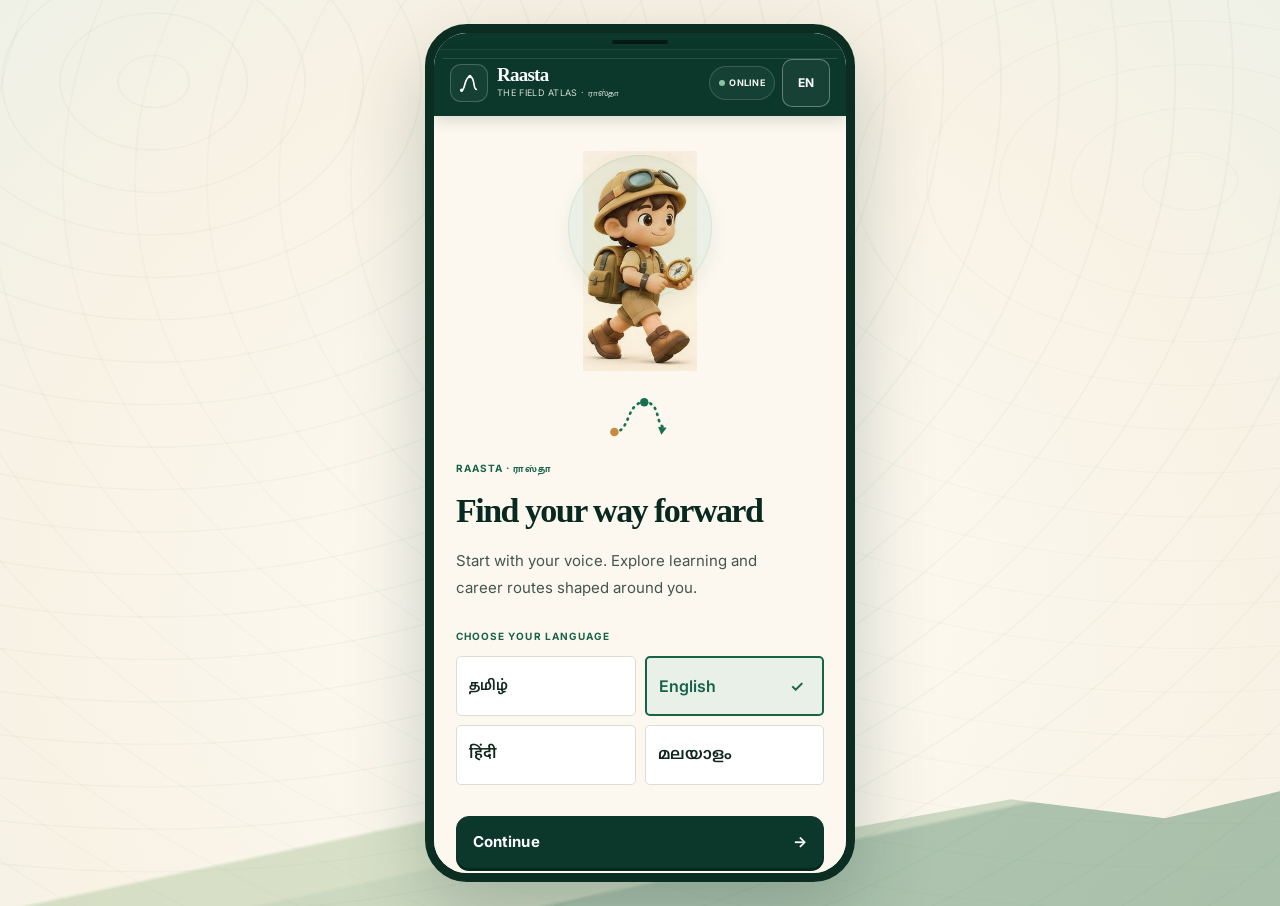
<file: aira/app/app.html>
<!doctype html><html lang="en" data-theme="light" translate="no" class="notranslate"><head><meta charset="utf-8"><meta name="google" content="notranslate"><meta name="viewport" content="width=device-width,initial-scale=1,viewport-fit=cover"><meta name="theme-color" content="#0B382B"><meta name="description" content="Raasta — find learning and career routes in your language."><link rel="manifest" href="manifest.json"><link rel="stylesheet" href="intro.css"><title>Raasta · ராஸ்தா | The Field Atlas</title><link rel="preconnect" href="https://fonts.googleapis.com"><link rel="preconnect" href="https://fonts.gstatic.com" crossorigin><link href="https://fonts.googleapis.com/css2?family=Inter:wght@400;500;600;700;800&family=Mukta+Malar:wght@400;500;600;700&family=Noto+Sans+Devanagari:wght@400;500;600;700&family=Noto+Sans+Malayalam:wght@400;500;600;700&display=swap" rel="stylesheet"><style>
:root{--forest:#123d2e;--deep:#10261e;--green:#176f50;--paper:#f6f5ef;--ink:#18251e;--muted:#68756d;--line:#d7ddd4;--amber:#bd8132;--nav-h:68px;font-family:Inter,'Mukta Malar','Noto Sans Devanagari','Noto Sans Malayalam',system-ui,sans-serif;color:var(--ink);background:#e9ece5}*{box-sizing:border-box}html[lang="hi"] body{font-family:'Noto Sans Devanagari',Inter,sans-serif}html[lang="ml"] body{font-family:'Noto Sans Malayalam',Inter,sans-serif}html[lang="ta"] body{font-family:'Mukta Malar',Inter,sans-serif}body{margin:0;min-height:100vh;background:#e9ece5;color:var(--ink);font-size:15px;line-height:1.6;-webkit-font-smoothing:antialiased}button,a{font:inherit}button{cursor:pointer}button:focus-visible,a:focus-visible{outline:3px solid #bd8132;outline-offset:3px}a{color:var(--green)}.desktop-stage{min-height:100vh;display:flex;justify-content:center;align-items:center;padding:26px}.device-mock{width:min(100%,420px);height:min(900px,calc(100vh - 52px));min-height:650px;display:flex;flex-direction:column;overflow:hidden;position:relative;background:var(--paper);border:9px solid #183127;border-radius:38px;box-shadow:0 28px 80px #15271d35}.device-notch{height:16px;background:var(--forest);display:grid;place-items:center;flex:none}.speaker-slit{width:56px;height:4px;background:#071a13;border-radius:4px}.app-header{height:64px;flex:none;background:var(--forest);color:white;padding:0 14px 0 18px;display:flex;align-items:center;justify-content:space-between;gap:8px}.brand-group{display:flex;align-items:center;gap:9px;text-decoration:none;color:white;min-width:0}.brand-logo-badge{height:36px;width:36px;flex:none;border:1px solid #ffffff35;display:grid;place-items:center;border-radius:11px}.brand-text-block h1{font-size:17px;line-height:1.1;margin:0}.brand-text-block span{display:block;font-size:9px;color:#d2ded5;letter-spacing:.045em;white-space:nowrap}.header-actions{display:flex;align-items:center;gap:6px}.net-indicator{font-size:9px;font-weight:700;letter-spacing:.03em;border:1px solid #ffffff3c;border-radius:3px;padding:6px;white-space:nowrap}.net-dot{display:inline-block;width:6px;height:6px;background:#8cc19c;border-radius:50%;margin-right:4px}.net-indicator.offline{color:#ffdc9f;border-color:#bd8132}.icon-tool-btn{height:40px;min-width:40px;border:1px solid #ffffff40;border-radius:8px;background:transparent;color:white;display:grid;place-items:center}.language-header{height:40px;min-width:48px;padding:0 7px;border:1px solid #ffffff55;border-radius:6px;background:#ffffff12;color:white;font-weight:700;font-size:12px}.language-header[hidden]{display:none}main#viewContainer{flex:1;overflow-y:auto;padding:25px 22px calc(var(--nav-h) + 25px);display:flex;flex-direction:column;gap:20px;scrollbar-width:thin;scrollbar-color:#b6c3b7 transparent}.app-navbar{position:absolute;z-index:4;bottom:0;left:0;right:0;height:var(--nav-h);display:grid;grid-template-columns:repeat(5,1fr);background:#fcfcf9;border-top:1px solid var(--line);padding-bottom:env(safe-area-inset-bottom)}.app-navbar button{border:0;background:transparent;color:#66756b;display:flex;align-items:center;justify-content:center;flex-direction:column;gap:2px;font-size:10px;min-width:48px}.app-navbar button svg{width:21px;height:21px;stroke:currentColor;stroke-width:1.8;fill:none}.app-navbar button.active{color:var(--green);font-weight:700}.app-navbar button:disabled{opacity:.42}.page-heading{border-bottom:1px solid var(--line);padding-bottom:16px}.eyebrow,.section-kicker{font-size:10px;line-height:1.5;letter-spacing:.1em;font-weight:700;color:var(--green);text-transform:uppercase}.page-heading h1,.atlas-intro h1,.welcome h1{font-size:28px;line-height:1.35;letter-spacing:-.025em;color:var(--deep);margin:7px 0;overflow-wrap:anywhere}.page-heading p,.atlas-intro p,.welcome p{font-size:14px;color:var(--muted);margin:8px 0 0;line-height:1.8;overflow-wrap:anywhere}.welcome{min-height:100%;display:flex;flex-direction:column;justify-content:center;align-items:stretch}.welcome h1{font-size:30px;margin:12px 0 4px}.atlas-mark{width:92px;height:92px;margin:0 auto 16px}.atlas-mark svg{width:100%;height:100%}.choose-label{margin:24px 0 8px}.language-options{display:grid;grid-template-columns:1fr 1fr;gap:9px;margin-bottom:12px}.language-option{min-height:60px;padding:12px;display:flex;align-items:center;justify-content:space-between;text-align:left;background:#fff;border:1px solid var(--line);border-radius:5px;color:var(--ink);font-size:16px;font-weight:600}.language-option[lang=hi]{font-family:'Noto Sans Devanagari',sans-serif}.language-option[lang=ml]{font-family:'Noto Sans Malayalam',sans-serif}.language-option[lang=ta]{font-family:'Mukta Malar',sans-serif}.language-option.selected{border:2px solid var(--green);background:#e9f0e7;color:var(--green)}.language-check{min-width:20px;color:var(--green)}.primary-action,.secondary-action,.mic-action{min-height:50px;border-radius:6px;padding:12px 16px;font-weight:700}.primary-action{background:var(--forest);color:white;border:1px solid var(--forest);width:100%;text-align:left;display:flex;justify-content:space-between;align-items:center}.primary-action:hover{background:#1a513d}.secondary-action{background:transparent;color:var(--green);border:1px solid #9eafa1;min-width:48px}.quiet-action{min-height:48px;background:none;border:0;color:var(--green);font-weight:700;padding:10px 0}.atlas-intro{padding:5px 0 2px}.route-map{margin-top:16px;background:#e8eee5;padding:4px 14px 10px;border-left:3px solid var(--green)}.route-map svg{width:100%;height:78px}.map-labels{display:flex;justify-content:space-between;color:var(--muted);font-size:11px}.section-kicker{display:flex;justify-content:space-between;align-items:center;padding-bottom:9px;border-bottom:1px solid var(--line)}.route-item{display:grid;grid-template-columns:30px minmax(0,1fr);gap:12px;padding:15px 0;border-bottom:1px solid var(--line)}.route-index{font-size:12px;color:var(--amber);font-weight:700}.route-type{font-size:10px;text-transform:uppercase;letter-spacing:.1em;color:var(--green);font-weight:700}.route-content h2,.opportunity h2{font-size:18px;line-height:1.5;margin:4px 0;color:var(--deep);overflow-wrap:anywhere}.route-content p{font-size:13px;color:var(--muted);margin:5px 0 9px;line-height:1.8}.route-meta{font-size:12px;color:#55635a;padding:8px 0;border-top:1px solid var(--line)}.text-action,.source-action{min-height:44px;display:flex;align-items:center;gap:8px;border:0;background:none;padding:5px 0;color:var(--green);font-size:13px;font-weight:700;text-decoration:none;overflow-wrap:anywhere}.notice-block{padding:14px 15px;background:#f1eadc;border-left:3px solid var(--amber);font-size:13px;line-height:1.8}.notice-block p{margin:5px 0 0}.opportunity{padding:15px 0 18px;border-bottom:1px solid var(--line)}.opportunity-top{display:flex;justify-content:space-between;align-items:flex-start;gap:8px}.status-label{font-size:10px;color:#78531f;background:#efe4d0;padding:4px 7px;font-weight:700}.benefit{color:var(--green);font-weight:700;font-size:14px;margin:8px 0;line-height:1.7}.opportunity ul{list-style:none;margin:12px 0;padding:0;display:grid;gap:8px}.opportunity li{display:flex;align-items:flex-start;gap:8px;font-size:12px;line-height:1.8;overflow-wrap:anywhere}.rule-mark{flex:none;width:18px;height:18px;border:1px solid #8aa28f;border-radius:50%;text-align:center;line-height:16px;color:var(--green);font-size:11px}.source-action{border-top:1px solid var(--line);margin-top:10px;padding-top:10px}.progress-line{height:3px;background:#dce3d9}.progress-line span{height:100%;display:block;background:var(--green)}.chat-stream{display:flex;flex-direction:column;gap:11px}.message{max-width:92%;padding:13px 14px;font-size:15px;line-height:1.8;overflow-wrap:anywhere}.message.bot{align-self:flex-start;background:#e7ede4;border-left:3px solid var(--green)}.message.me{align-self:flex-end;background:var(--forest);color:white}.listen-link{display:block;border:0;background:none;padding:6px 0 0;color:var(--green);font-size:12px;font-weight:700;min-height:36px}.prompt-hint{font-size:13px;font-weight:600;color:var(--muted);margin:0;line-height:1.8}.answer-list{display:grid;gap:7px}.answer-option{min-height:52px;width:100%;display:flex;justify-content:space-between;align-items:center;gap:12px;text-align:left;padding:12px 14px;background:#fff;border:1px solid var(--line);color:var(--ink);font-size:14px;line-height:1.7;overflow-wrap:anywhere}.mic-action{display:flex;align-items:center;gap:12px;width:100%;background:transparent;color:var(--green);border:1px solid #9aab9d;text-align:left}.mic-glyph{width:24px;height:24px;flex:none;display:grid;place-items:center;border-radius:50%;background:var(--forest);color:white;font-size:10px}.parent-note{border-left:3px solid var(--amber);background:#f0eadf;padding:16px;line-height:1.8}.transcript{margin-top:12px;padding-top:10px;border-top:1px solid #d5cbb8;line-height:1.9}.timeline{border-left:1px solid #9db09f;margin:15px 0 0 5px;padding-left:21px;display:grid;gap:20px}.timeline-stop{position:relative}.timeline-stop:before{content:'';position:absolute;left:-27px;top:7px;width:10px;height:10px;border:2px solid var(--green);background:var(--paper);border-radius:50%}.stop-week{font-size:10px;letter-spacing:.1em;color:var(--green);font-weight:700}.timeline-stop h2{font-size:15px;line-height:1.7;margin:4px 0}.profile-list div{display:flex;justify-content:space-between;gap:12px;padding:13px 0;border-bottom:1px solid var(--line)}.profile-list dt,.profile-list dd{font-size:13px;line-height:1.7;overflow-wrap:anywhere}.profile-list dd{margin:0;text-align:right;font-weight:600;max-width:58%}.metrics{display:grid;grid-template-columns:repeat(3,1fr);gap:10px;padding:14px 0;border-block:1px solid var(--line)}.metrics strong{font-size:22px;color:var(--green)}.metrics span{font-size:11px}.filter-action{min-height:48px;background:none;border:1px solid var(--line);color:var(--green);font-weight:700}.student-row{display:flex;align-items:center;justify-content:space-between;gap:12px;padding:13px 0;border-bottom:1px solid var(--line)}.student-row p{margin:2px 0;font-size:12px}.facilitator-view{width:100%}.companion-panel{display:none}@media(min-width:850px){.device-mock:has(.facilitator-view){width:min(1100px,calc(100vw - 80px));max-width:none;border-radius:18px}.device-mock:has(.facilitator-view) main#viewContainer{padding:36px 54px calc(var(--nav-h) + 30px)}.facilitator-view{width:min(100%,850px);margin:auto}}@media(max-width:480px){body,.desktop-stage{background:var(--paper)}.desktop-stage{padding:0}.device-mock{width:100%;height:100dvh;min-height:100dvh;border:0;border-radius:0;box-shadow:none}.device-notch{height:8px}main#viewContainer{padding:19px 17px calc(var(--nav-h) + 20px)}}@media(max-width:360px){main#viewContainer{padding-inline:14px}.brand-text-block span{font-size:8px}.net-indicator{font-size:8px;padding:5px}.language-option{padding:10px;font-size:15px}}@media(prefers-reduced-motion:reduce){*,*::before,*::after{scroll-behavior:auto!important;animation:none!important;transition:none!important}}
/* Field Atlas harmony pass: editorial rhythm, calm surfaces, and stronger states. */
:root{--forest-2:#0d3024;--paper-2:#fbfaf5;--sage-wash:#e7eee6;--sage-deep:#c7d8c9;--amber-soft:#f3e9d7;--shadow-soft:0 10px 28px rgba(18,61,46,.08)}
body{background:#e4e9e1}
.device-mock{background:var(--paper-2);border-color:#102b20;box-shadow:0 30px 90px rgba(15,39,29,.24)}
.app-header{background:linear-gradient(180deg,var(--forest),var(--forest-2));}
main#viewContainer{scroll-behavior:smooth}
main#viewContainer::-webkit-scrollbar{width:8px}main#viewContainer::-webkit-scrollbar-thumb{background:#b8c8b9;border-radius:8px;border:2px solid transparent;background-clip:padding-box}
.page-heading{position:relative;padding-top:4px}.page-heading:after{content:'';display:block;width:42px;height:3px;background:var(--amber);margin-top:15px}
.page-heading h1,.atlas-intro h1,.welcome h1{font-weight:800;letter-spacing:-.04em}
.page-heading p,.atlas-intro p,.welcome p{max-width:38rem}
.atlas-intro{border-left:3px solid var(--green);padding:8px 0 8px 15px}
.route-map{box-shadow:inset 0 0 0 1px rgba(23,111,80,.06);border-left-width:4px}
.route-item{position:relative;padding:19px 0}.route-item:before{content:'';position:absolute;left:-22px;top:0;bottom:0;width:1px;background:#d5dfd4}.route-index{position:relative;z-index:1;background:var(--paper-2);padding:3px 0}
.route-content h2,.opportunity h2{font-weight:800;letter-spacing:-.02em}
.opportunity{padding:20px 0}.opportunity-top{align-items:center}.status-label{border-left:2px solid var(--amber);letter-spacing:.02em}.benefit{font-size:15px}.opportunity ul{border-top:1px solid var(--line);padding-top:10px}.opportunity li{color:#44554a}.source-action{font-size:13px}
.notice-block{box-shadow:var(--shadow-soft)}
.chat-stream{padding:4px 0}.message{box-shadow:0 4px 14px rgba(18,61,46,.06)}.message.bot{border-radius:0 12px 12px 12px}.message.me{border-radius:12px 0 12px 12px;background:var(--forest)}
.answer-option{box-shadow:0 2px 8px rgba(18,61,46,.04);transition:transform .16s ease,background .16s ease,border-color .16s ease}.answer-option:hover{transform:translateY(-1px);background:#f4f8f2;border-color:#9eb8a1}
.mic-action{justify-content:flex-start;box-shadow:var(--shadow-soft);background:#f7faf5}.mic-action .mic-glyph{position:relative}.mic-action.is-listening{border-color:var(--amber);background:var(--amber-soft);color:#66481c}.mic-action.is-listening .mic-glyph{background:var(--amber);animation:mic-pulse 1.3s ease-in-out infinite}@keyframes mic-pulse{0%,100%{box-shadow:0 0 0 0 rgba(189,129,50,.35)}50%{box-shadow:0 0 0 9px rgba(189,129,50,0)}}
.parent-note{box-shadow:var(--shadow-soft)}.timeline-stop{padding-bottom:4px}.timeline-stop h2{font-weight:750}
.profile-list{margin:0}.profile-list div{min-height:48px}.profile-list dt{color:var(--muted)}
.app-navbar{background:rgba(252,252,249,.97);backdrop-filter:blur(12px)}.app-navbar button{position:relative}.app-navbar button.active:before{content:'';position:absolute;top:0;left:20%;right:20%;height:3px;background:var(--green)}
.intro-sheet{border:1px solid rgba(18,61,46,.08);box-shadow:0 22px 70px rgba(15,31,24,.34)}
@media(max-width:480px){body{background:var(--paper-2)}.device-mock{background:var(--paper-2)}}
@media(min-width:850px){.device-mock:has(.facilitator-view) .app-header{padding-inline:30px}.device-mock:has(.facilitator-view) .app-navbar{display:none!important}.device-mock:has(.facilitator-view) main#viewContainer{padding-bottom:40px}}
@media(prefers-reduced-motion:reduce){.answer-option{transition:none}.mic-action.is-listening .mic-glyph{animation:none}}/* Field Atlas refinement 02: reduce visual noise and restore editorial proportion. */
:root{--forest-2:#0e3326;--paper-2:#fbfaf5;--paper-3:#f2f4ed;--sage-wash:#e5eee5;--sage-deep:#b9ccb9;--amber-soft:#f3e7d2;--shadow-soft:0 12px 30px rgba(16,43,32,.09)}
body{background:#dfe7df}
.device-mock{background:var(--paper-2);border-color:#102c21;box-shadow:0 26px 70px rgba(13,43,30,.22)}
.app-header{background:var(--forest);box-shadow:0 3px 12px rgba(7,30,20,.16)}
.brand-logo-badge{border-radius:9px;background:#ffffff0d}
main#viewContainer{padding-top:28px;gap:26px;background:var(--paper-2)}
.welcome{justify-content:flex-start;padding:18px 2px 10px}.welcome-art{display:block!important;width:178px!important;height:220px!important;margin:0 auto 8px!important;border:0!important;background:transparent!important;object-fit:contain!important;object-position:center bottom!important}.welcome .atlas-mark{width:64px;height:64px;margin:0 auto 10px}.welcome h1{font-size:32px;line-height:1.18;max-width:320px;margin:12px 0 8px}.welcome p{font-size:15px;line-height:1.75;max-width:330px}
.primary-action{min-height:54px;border-radius:8px;letter-spacing:.005em;box-shadow:0 7px 16px rgba(18,61,46,.13)}.welcome .primary-action{margin-top:22px}.welcome .quiet-action{margin-top:4px}
.page-heading{min-height:104px;padding:4px 0 17px;overflow:auto}.page-heading:after{clear:both}.page-heading .view-art{float:right;width:88px!important;height:104px!important;margin:-10px 0 0 14px!important;border:0!important;background:transparent!important;object-fit:contain!important;object-position:center bottom!important}.page-heading h1{font-size:29px;line-height:1.18;margin-top:6px}.page-heading p{font-size:13px;line-height:1.7}.page-heading .eyebrow{padding-top:3px}
.atlas-intro{padding:8px 0 12px 16px}.atlas-intro h1{font-size:30px;line-height:1.2}.route-map{margin-top:20px;padding:7px 14px 12px;background:var(--sage-wash);border-left:4px solid var(--green)}
.route-item{grid-template-columns:36px minmax(0,1fr);gap:14px;padding:21px 0}.route-item:before{left:-25px}.route-index{font-size:13px}.route-content h2,.opportunity h2{font-size:20px;line-height:1.3}.route-content p{font-size:14px;line-height:1.7}.route-meta{color:var(--muted)}
.notice-block{background:var(--amber-soft);border-left-width:4px;padding:16px 17px}.opportunity{padding:22px 0}.opportunity-top{margin-bottom:2px}.opportunity ul{gap:10px;margin-top:15px}.opportunity li{font-size:13px;line-height:1.7}.status-label{border-radius:2px}
.answer-list{gap:9px}.answer-option{min-height:58px;padding:14px 16px;border-radius:8px;font-size:15px;background:#fff;box-shadow:none}.answer-option:hover{transform:none;background:#f1f6ef}.mic-action{min-height:56px;border-radius:8px;padding:14px 16px;background:var(--sage-wash);box-shadow:none}
.message{padding:14px 16px}.prompt-hint{margin-top:2px}.parent-note{padding:18px;background:#f1eadf}.timeline{gap:25px}.timeline-stop h2{font-size:16px}.profile-list div{padding:15px 0}.profile-list dd{max-width:62%}
.app-navbar{height:72px;background:#f9faf5;border-top-color:#cfd9cf;box-shadow:0 -8px 20px rgba(17,47,34,.06)}.app-navbar button{font-size:10px;gap:4px}.app-navbar button svg{width:22px;height:22px}.app-navbar button.active:before{left:28%;right:28%;height:2px}.net-indicator{background:#ffffff0b}
.intro-sheet{left:10px;right:10px;bottom:10px;border-radius:22px 22px 12px 12px;padding:16px 18px 14px}.intro-art{height:175px!important;border:0!important;background:transparent!important}.intro-sheet h2{font-size:25px;line-height:1.28}.intro-row{padding:10px 8px;font-size:14px}.intro-primary{margin-top:5px}
@media(max-width:380px){main#viewContainer{padding-inline:16px}.welcome{padding-top:8px}.welcome-art{height:185px!important;width:155px!important}.welcome h1{font-size:29px}.page-heading .view-art{width:74px!important;height:92px!important}.intro-art{height:150px!important}.intro-sheet h2{font-size:22px}}
@media(min-width:850px){main#viewContainer{background:var(--paper-2)}.device-mock:has(.facilitator-view) main#viewContainer{padding:42px 64px 44px}.device-mock:has(.facilitator-view) .app-header{padding-inline:34px}}/* Artwork integration: illustrations sit inside the atlas, not inside picture frames. */
.field-atlas-screen-art,.intro-art{border:0!important;background:transparent!important;border-radius:0!important;mix-blend-mode:multiply;filter:saturate(.86) contrast(.95)}
.welcome{position:relative}.welcome:before{content:'';position:absolute;top:116px;left:8%;right:8%;height:1px;background:linear-gradient(90deg,transparent,#b9ccb9 20%,#b9ccb9 80%,transparent);z-index:0}.welcome-art,.welcome .atlas-mark,.welcome h1,.welcome p,.welcome .primary-action,.welcome .quiet-action,.welcome .eyebrow,.welcome .language-options{position:relative;z-index:1}
.welcome-art{opacity:.98}.page-heading{isolation:isolate}.page-heading .view-art{mix-blend-mode:multiply;opacity:.92}
.intro-sheet{isolation:isolate}.intro-art{opacity:.94;mix-blend-mode:multiply;filter:saturate(.82) contrast(.94)}.intro-sheet:before{content:'';position:absolute;top:173px;left:24%;right:24%;height:1px;background:#c8d7c9;z-index:-1}
@media(max-width:380px){.welcome:before{top:100px}.intro-sheet:before{top:154px}}
@media(prefers-reduced-transparency:reduce){.field-atlas-screen-art,.intro-art{mix-blend-mode:normal;filter:none}}/* Field Atlas depth pass: material separation without visual noise. */
.device-mock{box-shadow:0 26px 70px rgba(13,43,30,.22),0 4px 0 rgba(255,255,255,.48) inset}.app-header{box-shadow:0 4px 16px rgba(7,30,20,.2),0 -1px 0 rgba(255,255,255,.08) inset}.app-header:after{content:'';position:absolute;left:9px;right:9px;top:8px;height:1px;background:rgba(255,255,255,.12);pointer-events:none}.device-notch{box-shadow:0 -1px 0 rgba(255,255,255,.08) inset}
.welcome:after{content:'';position:absolute;top:26px;left:50%;width:188px;height:188px;transform:translateX(-50%);border-radius:50%;background:#e8efe6;box-shadow:0 12px 26px rgba(31,84,59,.12),inset 0 0 0 1px rgba(23,111,80,.1);z-index:0}.welcome-art{filter:saturate(.84) contrast(.96) drop-shadow(0 12px 10px rgba(19,49,34,.16))}
.route-map{box-shadow:0 5px 0 #d1ded1,0 12px 24px rgba(20,67,46,.09),inset 0 1px 0 rgba(255,255,255,.72)}.route-map svg{filter:drop-shadow(0 1px 0 rgba(255,255,255,.55))}
.route-item{box-shadow:0 1px 0 rgba(255,255,255,.7) inset}.route-item:hover{background:#f8faf5}.route-item:after{content:'';position:absolute;left:36px;right:0;bottom:-1px;height:1px;background:#cbd8cc;opacity:.55}.route-index{border:1px solid #d3ded2;border-radius:50%;width:28px;height:28px;display:grid;place-items:center;box-shadow:0 2px 5px rgba(18,61,46,.08)}
.notice-block{box-shadow:0 4px 0 #e0d4bb,0 12px 24px rgba(99,72,30,.08),inset 0 1px 0 rgba(255,255,255,.65)}.opportunity{position:relative}.opportunity:before{content:'';position:absolute;left:-1px;top:22px;bottom:22px;width:2px;background:#b9ccb9}.opportunity-top .status-label{box-shadow:0 2px 5px rgba(99,72,30,.1)}
.answer-option{box-shadow:0 3px 0 #d9e2d7,0 7px 14px rgba(18,61,46,.06),inset 0 1px 0 rgba(255,255,255,.9)}.answer-option:active{transform:translateY(2px);box-shadow:0 1px 0 #d9e2d7,0 3px 8px rgba(18,61,46,.05)}.primary-action{box-shadow:0 4px 0 #0b2e21,0 10px 18px rgba(18,61,46,.16),inset 0 1px 0 rgba(255,255,255,.12)}.primary-action:active{transform:translateY(2px);box-shadow:0 2px 0 #0b2e21,0 5px 10px rgba(18,61,46,.12)}.secondary-action,.filter-action{box-shadow:0 2px 0 #d1dbd1,inset 0 1px 0 rgba(255,255,255,.8)}
.mic-action{box-shadow:0 4px 0 #cfdbcf,0 10px 18px rgba(18,61,46,.09),inset 0 1px 0 rgba(255,255,255,.9)}.mic-action.is-listening{box-shadow:0 4px 0 #d7b879,0 10px 18px rgba(130,88,27,.12),inset 0 1px 0 rgba(255,255,255,.75)}
.timeline{filter:drop-shadow(1px 0 0 rgba(255,255,255,.75))}.timeline-stop:before{box-shadow:0 0 0 4px #e5eee5,0 2px 5px rgba(18,61,46,.14)}.parent-note{box-shadow:0 4px 0 #ded4c4,0 12px 24px rgba(99,72,30,.07),inset 0 1px 0 rgba(255,255,255,.68)}
.intro-backdrop{backdrop-filter:blur(4px);-webkit-backdrop-filter:blur(4px)}.intro-sheet{box-shadow:0 24px 70px rgba(15,31,24,.35),0 2px 0 rgba(255,255,255,.84) inset}.intro-primary{box-shadow:0 4px 0 #0b2e21,0 10px 18px rgba(18,61,46,.14)}
@media(prefers-reduced-motion:reduce){.primary-action,.answer-option{transform:none!important}.intro-backdrop{backdrop-filter:none;-webkit-backdrop-filter:none}}.app-header{position:relative}.app-navbar button.locked{opacity:.45}#viewContainer>*{flex-shrink:0}.page-heading{overflow:visible!important;display:flow-root}.nav-back:hover{background:rgba(23,111,80,.08)!important}</style><link rel="stylesheet" href="field-atlas.css"></head><body><div class="desktop-stage"><div class="device-mock"><div class="device-notch"><span class="speaker-slit"></span></div><header class="app-header"><a class="brand-group" href="#" id="headerBrand" aria-label="Change language"><span class="brand-logo-badge"><svg width="22" height="22" viewBox="0 0 24 24" fill="none" stroke="currentColor" stroke-width="1.8" stroke-linecap="round"><path d="M4 20C8 20 7 5 13 5s3 14 7 14"/><circle cx="4" cy="20" r="1" fill="currentColor"/><circle cx="13" cy="5" r="1" fill="currentColor"/></svg></span><span class="brand-text-block"><h1>Raasta</h1><span>THE FIELD ATLAS · ராஸ்தா</span></span></a><div class="header-actions"><span class="net-indicator" id="netIndicator"><span class="net-dot"></span><span id="netLabel">ONLINE</span></span><button id="headerLanguage" class="language-header" data-act="open-language" aria-label="Choose language">EN</button><button class="icon-tool-btn" id="profileHeaderBtn" title="Student profile" aria-label="Student profile" data-act="go" data-v="profile" style="display:none"><svg width="20" height="20" viewBox="0 0 24 24" fill="none" stroke="currentColor" stroke-width="1.8"><circle cx="12" cy="8" r="4"/><path d="M4 21c0-4 3-6 8-6s8 2 8 6"/></svg></button></div></header><main id="viewContainer"></main><div id="introLayer"></div><nav class="app-navbar" id="appNavbar" style="display:none" aria-label="Main navigation"><button data-v="talk"><svg viewBox="0 0 24 24"><path d="M12 2a3 3 0 0 0-3 3v7a3 3 0 0 0 6 0V5a3 3 0 0 0-3-3zM5 11a7 7 0 0 0 14 0m-7 7v4m-4 0h8"/></svg><span>Talk</span></button><button data-v="careers"><svg viewBox="0 0 24 24"><circle cx="12" cy="12" r="9"/><path d="m15 9-2 5-5 2 2-5 5-2z"/></svg><span>Routes</span></button><button data-v="radar"><svg viewBox="0 0 24 24"><circle cx="12" cy="12" r="9"/><circle cx="12" cy="12" r="5"/><circle cx="12" cy="12" r="1"/></svg><span>Radar</span></button><button data-v="pathway"><svg viewBox="0 0 24 24"><path d="M3 5 9 3l6 2 6-2v16l-6 2-6-2-6 2zM9 3v16m6-14v16"/></svg><span>Path</span></button><button data-v="facilitator"><svg viewBox="0 0 24 24"><circle cx="9" cy="8" r="4"/><path d="M2 21v-2c0-3 3-5 7-5s7 2 7 5v2m2-13a4 4 0 0 1 0 8m2 1c2 1 3 2 3 4v1"/></svg><span>School</span></button></nav></div></div><script src="data.js"></script><script src="engine.js"></script><script src="voice.js"></script><script src="app.js"></script><script src="auth.js"></script><script src="intro.js"></script></body></html>
</file>
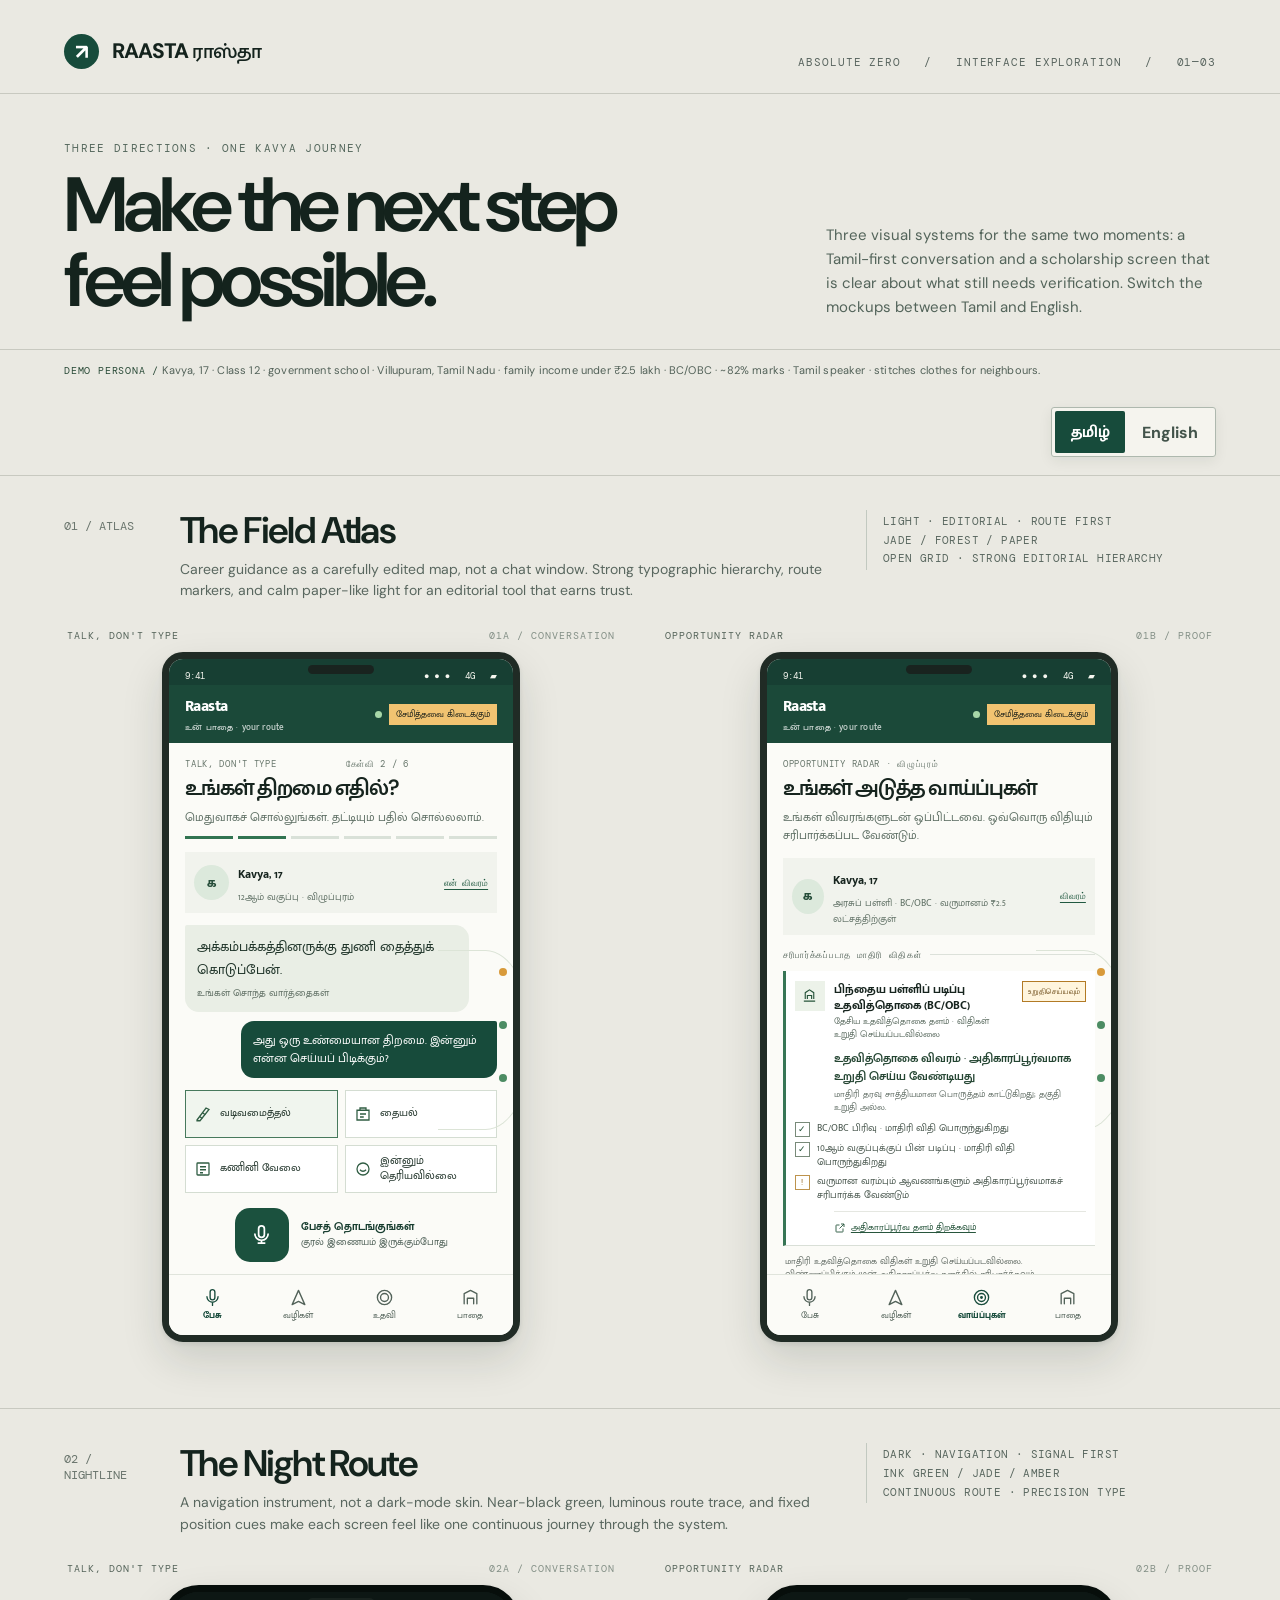
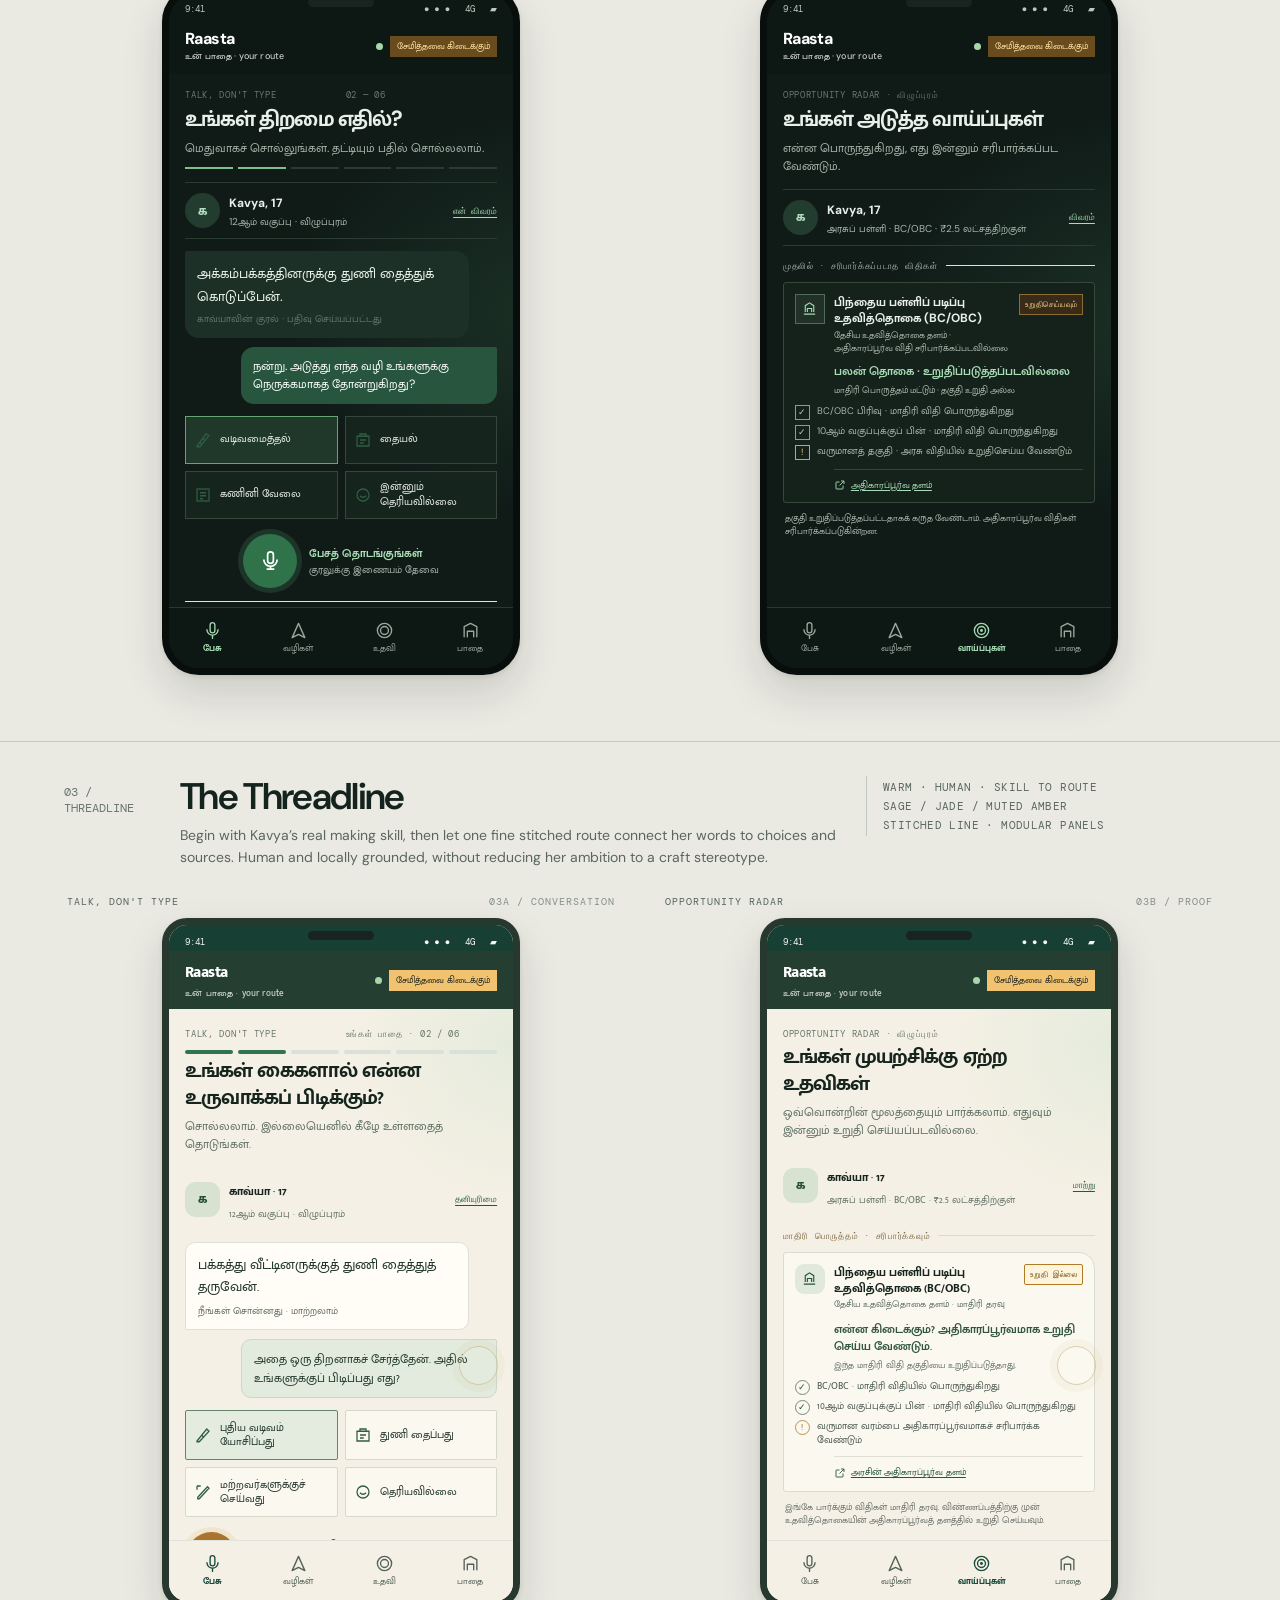
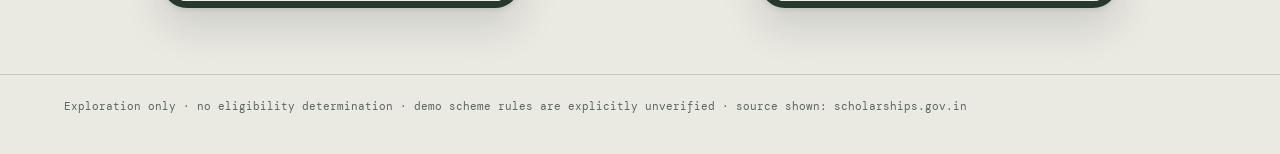
<file: aira/app/concepts.html>
<!doctype html>
<html lang="en">
<head>
<meta charset="utf-8"><meta name="viewport" content="width=device-width,initial-scale=1">
<title>Raasta — Three interface directions</title>
<link rel="preconnect" href="https://fonts.googleapis.com"><link rel="preconnect" href="https://fonts.gstatic.com" crossorigin>
<link href="https://fonts.googleapis.com/css2?family=DM+Mono:wght@400;500&family=DM+Sans:wght@400;500;600;700;800&family=Manrope:wght@400;500;600;700;800&family=Mukta+Malar:wght@400;500;600;700;800&display=swap" rel="stylesheet">
<style>
:root{--paper:#eae9e2;--ink:#14231d;--muted:#69776f;--line:#cbd1c8;--forest:#174b3b;--jade:#93c5a9;--amber:#d99a3b;--white:#fbfbf7;--sans:'DM Sans','Mukta Malar',sans-serif;--ta:'Mukta Malar','DM Sans',sans-serif}
*{box-sizing:border-box}html{scroll-behavior:smooth}body{margin:0;background:var(--paper);color:var(--ink);font-family:var(--sans);-webkit-font-smoothing:antialiased}button{font:inherit}button:focus-visible,a:focus-visible{outline:3px solid #bd771d;outline-offset:3px}.top{max-width:1440px;padding:34px clamp(20px,5vw,76px) 24px;margin:auto;border-bottom:1px solid #c8c9c0;display:flex;align-items:flex-end;justify-content:space-between;gap:24px}.wordmark{display:flex;align-items:center;gap:13px;font-weight:800;letter-spacing:-.045em;font-size:21px}.mark{width:35px;height:35px;display:grid;place-items:center;background:var(--forest);color:white;border-radius:50%}.topnote{font:11px 'DM Mono',monospace;color:#59655f;letter-spacing:.08em;text-transform:uppercase}.intro{max-width:1440px;padding:47px clamp(20px,5vw,76px) 30px;margin:auto;display:grid;grid-template-columns:1fr minmax(220px,390px);gap:30px;align-items:end}.eyebrow{font:11px 'DM Mono',monospace;letter-spacing:.12em;text-transform:uppercase;color:#55685d}.intro h1{font-size:clamp(38px,6vw,79px);line-height:.98;letter-spacing:-.065em;font-weight:600;max-width:800px;margin:13px 0 0}.intro p{color:#53645a;font-size:15px;line-height:1.6;margin:0;max-width:400px}.persona-band{max-width:1288px;margin:0 auto 16px;padding:12px clamp(20px,5vw,76px);border-top:1px solid #c8c9c0;color:#526158;font-size:11px;line-height:1.6;letter-spacing:.015em}.persona-band b{font:10px 'DM Mono',monospace;letter-spacing:.08em;color:#294a37}.language{position:sticky;top:8px;z-index:10;max-width:1440px;margin:auto;padding:0 clamp(20px,5vw,76px) 18px;display:flex;justify-content:flex-end}.lang-toggle{display:flex;border:1px solid #aeb8ae;border-radius:3px;background:#f5f4ee;padding:3px;gap:3px;box-shadow:0 4px 14px #12241b12}.lang-toggle button{border:0;background:transparent;color:#42534a;min-height:42px;min-width:70px;padding:0 14px;border-radius:2px;cursor:pointer;font-weight:700}.lang-toggle button[aria-pressed="true"]{background:var(--forest);color:#fff}.concept{max-width:1440px;margin:0 auto;padding:34px clamp(20px,5vw,76px) 66px;border-top:1px solid #c8c9c0}.concept-head{display:grid;grid-template-columns:94px 1fr minmax(210px,350px);align-items:start;gap:22px;margin-bottom:27px}.concept-index{font:12px 'DM Mono',monospace;color:#6a756d;padding-top:8px}.concept-head h2{font-size:clamp(23px,3vw,37px);letter-spacing:-.045em;line-height:1.1;margin:0 0 8px;font-weight:600}.concept-head p{margin:0;color:#59675f;line-height:1.55;font-size:14px}.concept-meta{border-left:1px solid #c2c9c0;padding:2px 0 2px 16px;color:#59675f;font:11px/1.7 'DM Mono',monospace;letter-spacing:.035em}.screens{display:grid;grid-template-columns:repeat(2,minmax(250px,1fr));gap:clamp(18px,3.4vw,46px);align-items:start}.screen-col{min-width:0}.screen-label{display:flex;justify-content:space-between;align-items:center;margin:0 0 10px;padding:0 3px;color:#55645a;font:10px 'DM Mono',monospace;letter-spacing:.1em;text-transform:uppercase}.screen-label .langtag{color:#849087}.phone{width:min(100%,358px);height:690px;margin:0 auto;position:relative;border:7px solid #18251f;border-radius:34px;background:var(--white);overflow:hidden;box-shadow:0 18px 42px #18251f24,0 2px 5px #18251f17;display:flex;flex-direction:column;color:#16241e}.phone:before{content:"";position:absolute;top:6px;left:50%;transform:translateX(-50%);width:66px;height:9px;border-radius:99px;background:#19231f;z-index:3}.status{height:26px;flex:0 0 26px;background:#173f33;color:#f6f7f0;display:flex;justify-content:space-between;align-items:center;padding:7px 16px 0;font:9px 'DM Mono',monospace}.bar{min-height:56px;display:flex;justify-content:space-between;align-items:center;padding:8px 16px;background:#173f33;color:white}.brand{font-size:16px;font-weight:800;letter-spacing:-.04em}.brand small{display:block;font-size:9px;font-weight:500;opacity:.77;letter-spacing:.02em}.bar-right{font-size:10px;display:flex;align-items:center;gap:7px;color:#edf2ec}.live-dot{width:7px;height:7px;border-radius:50%;background:#a7d7a8;display:inline-block}.offline{background:#f1c371;color:#26291f;padding:3px 7px;font-size:9px}.body{flex:1;overflow:hidden;padding:15px 16px 4px;position:relative}.nav{flex:0 0 61px;border-top:1px solid #e0e4dc;display:flex;justify-content:space-around;align-items:center;background:#fbfbf7;color:#526259}.nav span{width:20%;text-align:center;font-size:9px;line-height:1.3}.nav .on{color:#174b3b;font-weight:800}.nav svg{width:19px;height:19px;display:block;margin:0 auto 3px;stroke:currentColor;fill:none;stroke-width:1.7;stroke-linecap:round;stroke-linejoin:round}.tiny{font:9px 'DM Mono',monospace;letter-spacing:.08em;text-transform:uppercase;color:#68776c}.title{font-size:22px;line-height:1.25;letter-spacing:-.045em;font-weight:700;margin:4px 0 6px}.sub{font-size:12px;color:#5e6f64;line-height:1.55;margin:0}.profile{display:flex;align-items:center;gap:9px;margin-top:13px;padding:8px 0;border-top:1px solid #e2e5dc;border-bottom:1px solid #e2e5dc}.avatar{width:35px;height:35px;border-radius:50%;display:grid;place-items:center;background:#dce9dc;color:#254d39;font-size:13px;font-weight:800}.profile b{font-size:12px}.profile small{display:block;color:#65756a;font-size:10px;margin-top:2px}.switchlink{margin-left:auto;color:#215941;font:9px 'DM Mono',monospace;text-decoration:underline;text-underline-offset:3px}.chat{margin-top:12px}.bot{max-width:91%;padding:11px 12px;border-radius:2px 14px 14px 14px;background:#edf1e9;font-size:14px;line-height:1.6;color:#20352a}.bot .small{display:block;margin-top:5px;color:#637267;font-size:10px;line-height:1.45}.heard{max-width:82%;margin:9px 0 0 auto;padding:10px 12px;background:#174b3b;color:#fff;border-radius:13px 2px 13px 13px;font-size:12px;line-height:1.55}.options{display:grid;grid-template-columns:1fr 1fr;gap:7px;margin-top:12px}.opt{min-height:48px;display:flex;align-items:center;gap:8px;padding:7px 8px;border:1px solid #d4ddd2;background:#fff;text-align:left;color:#22352b;font-size:10.5px;line-height:1.4}.opt:first-child{border-color:#47795c;background:#f0f5ee}.opt svg{flex:none;width:18px;height:18px;stroke:#305d43;fill:none;stroke-width:1.7}.microw{display:flex;align-items:center;justify-content:center;gap:12px;margin-top:15px}.mic{width:54px;height:54px;border:0;border-radius:50%;background:#17513d;color:white;display:grid;place-items:center;box-shadow:0 0 0 6px #e3eee4}.mic svg{width:23px;height:23px;stroke:currentColor;fill:none;stroke-width:1.8}.miccopy{font-size:10px;color:#506259;line-height:1.5}.miccopy b{display:block;color:#173d2f;font-size:11px}.savehint{margin-top:13px;padding-top:8px;border-top:1px solid #e2e5dc;display:flex;align-items:center;justify-content:space-between;color:#65736a;font-size:9px}.savehint strong{color:#264e39;font-weight:600}.stitch{position:absolute;right:16px;top:126px;width:60px;height:60px;color:#b08136;opacity:.76}.stepdots{display:flex;gap:5px;margin:10px 0 0}.stepdots i{height:2px;flex:1;background:#d9e1d8}.stepdots i:first-child,.stepdots i:nth-child(2){background:#317451}.sectionline{display:flex;align-items:center;gap:8px;margin:14px 0 9px;color:#54645a;font:9px 'DM Mono',monospace;letter-spacing:.08em;text-transform:uppercase}.sectionline:after{content:"";height:1px;background:#dce1da;flex:1}.scheme{border:1px solid #d9dfd7;background:white;padding:11px 11px 9px;margin-top:10px;position:relative}.scheme-top{display:flex;align-items:flex-start;gap:9px}.scheme-mark{width:30px;height:30px;flex:none;display:grid;place-items:center;border:1px solid #b9c8ba;color:#26543a}.scheme-mark svg{width:17px;height:17px;stroke:currentColor;fill:none;stroke-width:1.6}.scheme h3{font-size:12px;line-height:1.35;margin:0;font-weight:700}.scheme .place{font-size:9px;color:#627267;margin-top:3px;line-height:1.4}.statusflag{margin-left:auto;white-space:nowrap;border:1px solid #b27a25;background:#fff5dd;color:#664410;font:8px 'DM Mono',monospace;padding:4px 5px;text-transform:uppercase}.benefit{margin:9px 0 8px 39px;font-size:12px;line-height:1.45;font-weight:600;color:#244532}.benefit small{display:block;margin-top:3px;font-size:9px;font-weight:400;color:#6b776f}.reason{display:flex;gap:7px;align-items:flex-start;margin:5px 0;font-size:9.5px;line-height:1.45;color:#4e5c53}.reason .state-icon{width:15px;height:15px;flex:none;border:1px solid #788a79;display:grid;place-items:center;font-size:9px;color:#26543a}.reason.pending .state-icon{color:#94641e;border-color:#bd934d}.source{display:flex;align-items:center;gap:5px;margin:9px 0 0 39px;padding-top:8px;border-top:1px solid #e5e7e1;color:#28563d;font-size:9px;text-decoration:underline;text-underline-offset:2px}.source svg{width:12px;height:12px;stroke:currentColor;fill:none;stroke-width:1.8}.footnote{font-size:8.5px;line-height:1.5;color:#6a736c;margin:10px 2px 0}.voiceintro{display:flex;align-items:center;gap:9px}.voiceintro .tiny{flex:1}.concept1 .phone{font-family:var(--ta);border-radius:21px;border-color:#202b25}.concept1 .bar{background:#1b4939}.concept1 .title{font-family:var(--sans),var(--ta);font-weight:600}.concept1 .chat .bot{background:#e9eee5}.concept1 .mic{border-radius:15px;box-shadow:none;background:#1b513e}.concept1 .profile{border:0;background:#f1f3ed;padding:8px 9px}.concept1 .sectionline{font-family:'DM Mono',monospace}.concept1 .scheme{border-left:3px solid #377555;border-top:0;border-right:0;border-bottom:1px solid #d9dfd7;background:#fff;padding:10px 9px}.concept1 .scheme-mark{border:0;background:#ecf2e9}.concept1 .body:before{content:"";position:absolute;right:-20px;top:207px;width:94px;height:178px;border:1px solid #dce4d7;border-left:0;border-radius:0 100% 100% 0;pointer-events:none}.concept1 .body:after{content:"";position:absolute;right:6px;top:225px;width:8px;height:8px;border-radius:50%;background:#d89a3a;box-shadow:0 53px 0 #4c8c63,0 106px 0 #4c8c63;pointer-events:none}.concept1 .stepdots i{height:3px}.concept2 .phone{background:#101b18;color:#e9f0e9;border-color:#070e0b;border-radius:37px}.concept2 .status,.concept2 .bar{background:#0d1714}.concept2 .body{background:#101b18}.concept2 .nav{background:#0d1714;border-color:#293831;color:#9aa99e}.concept2 .nav .on{color:#a3d9b2}.concept2 .profile{border-color:#2b3c33}.concept2 .avatar{background:#223c30;color:#b1dec0}.concept2 .profile small,.concept2 .sub,.concept2 .miccopy,.concept2 .savehint,.concept2 .sectionline,.concept2 .reason,.concept2 .footnote{color:#a7b4a9}.concept2 .switchlink,.concept2 .miccopy b,.concept2 .benefit,.concept2 .source{color:#a8ddb5}.concept2 .bot{background:#1d3027;color:#e9f2e9}.concept2 .heard{background:#28553d}.concept2 .opt{background:#16241e;color:#e5ece5;border-color:#34473a}.concept2 .opt:first-child{background:#20382a;border-color:#63a576}.concept2 .mic{background:#30724a;box-shadow:0 0 0 5px #1d3428}.concept2 .scheme{background:#15221c;border-color:#36473c}.concept2 .scheme-mark{border-color:#516b58;color:#a3d9b2}.concept2 .scheme .place,.concept2 .benefit small{color:#a7b4a9}.concept2 .statusflag{background:#382c19;color:#ffd991;border-color:#8d6d34}.concept2 .scheme{border-radius:3px}.concept2 .reason .state-icon{border-color:#82a28a;color:#9dd4aa}.concept2 .reason.pending .state-icon{border-color:#c4a36c;color:#efc975}.concept2 .source{border-color:#34463b}.concept2 .sectionline:after,.concept2 .scheme .source{border-color:#34463b}.concept2 .scheme-mark{background:#213128}.concept2 .offline{background:#684c1d;color:#ffe0a0}.concept2 .status{color:#bec8bc}.concept2 .body:before{content:"";position:absolute;inset:0;background:radial-gradient(ellipse at 110% 45%,#1b3025 0,transparent 48%);pointer-events:none}.concept2 .title,.concept2 .sub,.concept2 .profile,.concept2 .chat,.concept2 .options,.concept2 .microw,.concept2 .scheme,.concept2 .sectionline,.concept2 .stepdots{position:relative}.concept2 .stepdots i{background:#2c3a30}.concept2 .stepdots i:first-child,.concept2 .stepdots i:nth-child(2){background:#80bf8d}.concept3 .phone{font-family:var(--ta);background:#f5f0e5;border-color:#27392e;border-radius:25px}.concept3 .bar{background:#253e32}.concept3 .body{padding-top:19px;background:radial-gradient(circle at 100% 7%,#e5ebdc 0,transparent 27%)}.concept3 .title{font-size:21px;font-weight:700}.concept3 .profile{border:0;margin-top:15px}.concept3 .avatar{border-radius:11px;background:#d7e2d0}.concept3 .bot{background:#fffdf6;border:1px solid #dfe0d2;border-radius:10px 10px 10px 2px}.concept3 .heard{background:#e2ebdd;color:#20382b;border:1px solid #cbd9c9;border-radius:10px 2px 10px 10px}.concept3 .opt{border-radius:2px;background:#fbf8f0;border-color:#d5d9ca;min-height:50px}.concept3 .opt:first-child{background:#e4ecdf;border:1px solid #63856c}.concept3 .mic{width:57px;height:57px;border-radius:50%;background:#ac7431;box-shadow:0 0 0 5px #f1e5cb;color:#fff}.concept3 .miccopy b{color:#355b3f}.concept3 .scheme{border-radius:3px 16px 3px 3px;background:#fbf8f0;border-color:#d9ddcf;padding:11px}.concept3 .scheme-mark{border:0;border-radius:9px;background:#e1e9dc}.concept3 .statusflag{border-radius:2px}.concept3 .benefit{color:#31553d}.concept3 .reason .state-icon{border-radius:50%}.concept3 .sectionline{color:#7e6744}.concept3 .sectionline:after{background:#ded9c9}.concept3 .source{border-color:#e1dfd4}.concept3 .stepdots i{border-radius:99px;height:4px}.concept3 .body:after{content:"";position:absolute;right:15px;top:337px;width:37px;height:37px;border:1px solid #c7b27c;border-radius:50%;opacity:.6;box-shadow:0 0 0 7px #c7b27c22}.concept3 .savehint{padding:7px;background:#e9ecdf;border:0}.concept3 .nav{background:#f5f0e5}
@media(max-width:760px){.top{padding-top:23px}.intro{grid-template-columns:1fr;padding-top:36px}.intro p{max-width:550px}.concept-head{grid-template-columns:45px 1fr}.concept-meta{grid-column:2;border-left:0;border-top:1px solid #c2c9c0;padding:9px 0 0}.screens{grid-template-columns:1fr 1fr;gap:12px}.phone{height:675px;border-width:5px;border-radius:27px}.body{padding:14px 11px 2px}.bar{padding-inline:11px}.profile{gap:6px}.profile .switchlink{display:none}.title{font-size:20px}.bot{font-size:12px}.scheme h3{font-size:10px}.scheme .place{font-size:8px}.statusflag{font-size:7px}.benefit{font-size:10px;margin-left:0}.source{margin-left:0}.reason{font-size:8.5px}.concept{padding-inline:15px}}
@media(max-width:540px){.top{padding-inline:16px}.topnote{font-size:9px;text-align:right}.intro{padding-inline:17px}.intro h1{font-size:46px}.language{padding-inline:16px}.concept-head{grid-template-columns:34px 1fr;gap:12px}.concept-head h2{font-size:26px}.concept-meta{font-size:9px}.screens{grid-template-columns:1fr;gap:24px}.phone{width:min(100%,370px);height:700px;border-radius:30px}.body{padding:16px 16px 4px}.bar{padding-inline:16px}.screen-label{margin-bottom:8px}.concept{padding-top:25px;padding-bottom:40px}.nav span{font-size:9px}}
@media(prefers-reduced-motion:reduce){html{scroll-behavior:auto}*,*::before,*::after{animation-duration:.01ms!important;transition-duration:.01ms!important}}
[lang="ta"]{font-family:var(--ta);line-height:1.55}
</style>
</head>
<body>
<header class="top"><div class="wordmark"><span class="mark" aria-hidden="true">↗</span><span>RAASTA <span style="font-weight:500">ராஸ்தா</span></span></div><div class="topnote">Absolute Zero &nbsp; / &nbsp; interface exploration &nbsp; / &nbsp; 01—03</div></header>
<section class="intro"><div><div class="eyebrow">Three directions · one Kavya journey</div><h1>Make the next step<br>feel possible.</h1></div><p>Three visual systems for the same two moments: a Tamil-first conversation and a scholarship screen that is clear about what still needs verification. Switch the mockups between Tamil and English.</p></section>
<div class="persona-band"><b>DEMO PERSONA /</b> Kavya, 17 · Class 12 · government school · Villupuram, Tamil Nadu · family income under ₹2.5 lakh · BC/OBC · ~82% marks · Tamil speaker · stitches clothes for neighbours.</div>
<div class="language"><div class="lang-toggle" role="group" aria-label="Mockup language"><button type="button" data-lang="ta" aria-pressed="true">தமிழ்</button><button type="button" data-lang="en" aria-pressed="false">English</button></div></div>
<main>
<section class="concept concept1" aria-labelledby="c1"><div class="concept-head"><div class="concept-index">01 / ATLAS</div><div><h2 id="c1">The Field Atlas</h2><p>Career guidance as a carefully edited map, not a chat window. Strong typographic hierarchy, route markers, and calm paper-like light for an editorial tool that earns trust.</p></div><div class="concept-meta">LIGHT · EDITORIAL · ROUTE FIRST<br>JADE / FOREST / PAPER<br>OPEN GRID · STRONG EDITORIAL HIERARCHY</div></div><div class="screens">
<div class="screen-col"><div class="screen-label"><span>Talk, Don't Type</span><span class="langtag">01A / CONVERSATION</span></div><div class="phone"><div class="status"><span>9:41</span><span>● ● ● &nbsp; 4G &nbsp; ▰</span></div><div class="bar"><div class="brand">Raasta <small>உன் பாதை · your route</small></div><div class="bar-right"><span class="live-dot"></span><span class="offline" data-t="Offline · saved answers work" data-e="Offline · saved answers work">சேமித்தவை கிடைக்கும்</span></div></div><div class="body"><div class="voiceintro"><div class="tiny" data-t="TALK, DON'T TYPE" data-e="TALK, DON'T TYPE">TALK, DON'T TYPE</div><div class="tiny" data-t="கேள்வி 2 / 6" data-e="QUESTION 2 / 6">கேள்வி 2 / 6</div></div><h2 class="title" data-t="உங்கள் திறமை எதில்?" data-e="What are you good at?">உங்கள் திறமை எதில்?</h2><p class="sub" data-t="மெதுவாகச் சொல்லுங்கள். தட்டியும் பதில் சொல்லலாம்." data-e="Take your time. You can answer by tapping too.">மெதுவாகச் சொல்லுங்கள். தட்டியும் பதில் சொல்லலாம்.</p><div class="stepdots"><i></i><i></i><i></i><i></i><i></i><i></i></div><div class="profile"><div class="avatar">க</div><div><b>Kavya, 17</b><small data-t="12ஆம் வகுப்பு · விழுப்புரம்" data-e="Class 12 · Villupuram">12ஆம் வகுப்பு · விழுப்புரம்</small></div><span class="switchlink" data-t="என் விவரம்" data-e="MY DETAILS">என் விவரம்</span></div><div class="chat"><div class="bot" data-t="அக்கம்பக்கத்தினருக்கு துணி தைத்துக் கொடுப்பேன்." data-e="I stitch clothes for my neighbours.">அக்கம்பக்கத்தினருக்கு துணி தைத்துக் கொடுப்பேன்.<span class="small" data-t="உங்கள் சொந்த வார்த்தைகள்" data-e="Your own words">உங்கள் சொந்த வார்த்தைகள்</span></div><div class="heard" data-t="அது ஒரு உண்மையான திறமை. இன்னும் என்ன செய்யப் பிடிக்கும்?" data-e="That is a real skill. What else do you enjoy?">அது ஒரு உண்மையான திறமை. இன்னும் என்ன செய்யப் பிடிக்கும்?</div></div><div class="options"><button class="opt"><svg viewBox="0 0 24 24"><path d="M4 20 16 4l4 2-12 15H4Z"/><path d="m11 10 4 3M7 15l4 3"/></svg><span data-t="வடிவமைத்தல்" data-e="Designing">வடிவமைத்தல்</span></button><button class="opt"><svg viewBox="0 0 24 24"><path d="M4 7h16v13H4zM8 7V4h8v3M8 12h8M8 16h5"/></svg><span data-t="தையல்" data-e="Stitching">தையல்</span></button><button class="opt"><svg viewBox="0 0 24 24"><rect x="4" y="4" width="16" height="16" rx="1"/><path d="M8 9h8M8 13h8M8 17h4"/></svg><span data-t="கணினி வேலை" data-e="Computer work">கணினி வேலை</span></button><button class="opt"><svg viewBox="0 0 24 24"><circle cx="12" cy="12" r="8"/><path d="M8 13s1.5 2 4 2 4-2 4-2"/></svg><span data-t="இன்னும் தெரியவில்லை" data-e="I'm not sure yet">இன்னும் தெரியவில்லை</span></button></div><div class="microw"><button class="mic" aria-label="Start listening"><svg viewBox="0 0 24 24"><rect x="9" y="3" width="6" height="12" rx="3"/><path d="M5 11a7 7 0 0 0 14 0M12 18v3m-4 0h8"/></svg></button><div class="miccopy"><b data-t="பேசத் தொடங்குங்கள்" data-e="Tap to speak">பேசத் தொடங்குங்கள்</b><span data-t="குரல் இணையம் இருக்கும்போது" data-e="Voice works when online">குரல் இணையம் இருக்கும்போது</span></div></div><div class="savehint"><span data-t="இணையம் இல்லை? தட்டி பதில் சொல்லலாம்." data-e="No internet? Tap an answer instead.">இணையம் இல்லை? தட்டி பதில் சொல்லலாம்.</span><strong data-t="சேமிக்கப்படும்" data-e="SAVED ON DEVICE">சேமிக்கப்படும்</strong></div></div><nav class="nav"><span class="on"><svg viewBox="0 0 24 24"><path d="M12 2a3 3 0 0 0-3 3v7a3 3 0 0 0 6 0V5a3 3 0 0 0-3-3ZM5 11a7 7 0 0 0 14 0M12 18v4"/></svg><span data-t="பேசு" data-e="Talk">பேசு</span></span><span><svg viewBox="0 0 24 24"><path d="m12 3 8 18-8-4-8 4 8-18Z"/></svg><span data-t="வழிகள்" data-e="Routes">வழிகள்</span></span><span><svg viewBox="0 0 24 24"><circle cx="12" cy="12" r="9"/><circle cx="12" cy="12" r="5"/></svg><span data-t="உதவி" data-e="Radar">உதவி</span></span><span><svg viewBox="0 0 24 24"><path d="M4 20V7l8-4 8 4v13M8 20v-7h8v7"/></svg><span data-t="பாதை" data-e="Path">பாதை</span></span></nav></div></div>
<div class="screen-col"><div class="screen-label"><span>Opportunity Radar</span><span class="langtag">01B / PROOF</span></div><div class="phone"><div class="status"><span>9:41</span><span>● ● ● &nbsp; 4G &nbsp; ▰</span></div><div class="bar"><div class="brand">Raasta <small data-t="உன் பாதை · your route" data-e="Your route · உன் பாதை">உன் பாதை · your route</small></div><div class="bar-right"><span class="live-dot"></span><span class="offline" data-t="சேமித்தவை கிடைக்கும்" data-e="SAVED INFO AVAILABLE">சேமித்தவை கிடைக்கும்</span></div></div><div class="body"><div class="tiny" data-t="OPPORTUNITY RADAR · விழுப்புரம்" data-e="OPPORTUNITY RADAR · VILLUPURAM">OPPORTUNITY RADAR · விழுப்புரம்</div><h2 class="title" data-t="உங்கள் அடுத்த வாய்ப்புகள்" data-e="A closer look at your options">உங்கள் அடுத்த வாய்ப்புகள்</h2><p class="sub" data-t="உங்கள் விவரங்களுடன் ஒப்பிட்டவை. ஒவ்வொரு விதியும் சரிபார்க்கப்பட வேண்டும்." data-e="Compared with your profile. Each rule still needs official verification.">உங்கள் விவரங்களுடன் ஒப்பிட்டவை. ஒவ்வொரு விதியும் சரிபார்க்கப்பட வேண்டும்.</p><div class="profile"><div class="avatar">க</div><div><b>Kavya, 17</b><small data-t="அரசுப் பள்ளி · BC/OBC · வருமானம் ₹2.5 லட்சத்திற்குள்" data-e="Govt school · BC/OBC · income under ₹2.5 lakh">அரசுப் பள்ளி · BC/OBC · வருமானம் ₹2.5 லட்சத்திற்குள்</small></div><span class="switchlink" data-t="விவரம்" data-e="EDIT">விவரம்</span></div><div class="sectionline" data-t="சரிபார்க்கப்படாத மாதிரி விதிகள்" data-e="DEMO RULES · UNVERIFIED">சரிபார்க்கப்படாத மாதிரி விதிகள்</div><article class="scheme"><div class="scheme-top"><div class="scheme-mark"><svg viewBox="0 0 24 24"><path d="M4 20h16M6 17V8l6-4 6 4v9M9 17v-5h6v5"/></svg></div><div><h3 data-t="பிந்தைய பள்ளிப் படிப்பு உதவித்தொகை (BC/OBC)" data-e="Post-Matric Scholarship (BC/OBC)">பிந்தைய பள்ளிப் படிப்பு உதவித்தொகை (BC/OBC)</h3><div class="place" data-t="தேசிய உதவித்தொகை தளம் · விதிகள் உறுதி செய்யப்படவில்லை" data-e="National Scholarship Portal · rules not verified">தேசிய உதவித்தொகை தளம் · விதிகள் உறுதி செய்யப்படவில்லை</div></div><span class="statusflag" data-t="உறுதிசெய்யவும்" data-e="VERIFY">உறுதிசெய்யவும்</span></div><div class="benefit" data-t="உதவித்தொகை விவரம் · அதிகாரப்பூர்வமாக உறுதி செய்ய வேண்டியது" data-e="Benefit details · confirm on official source">உதவித்தொகை விவரம் · அதிகாரப்பூர்வமாக உறுதி செய்ய வேண்டியது<small data-t="மாதிரி தரவு சாத்தியமான பொருத்தம் காட்டுகிறது; தகுதி உறுதி அல்ல." data-e="Demo rules suggest a possible match; eligibility is not confirmed.">மாதிரி தரவு சாத்தியமான பொருத்தம் காட்டுகிறது; தகுதி உறுதி அல்ல.</small></div><div class="reason"><span class="state-icon">✓</span><span data-t="BC/OBC பிரிவு · மாதிரி விதி பொருந்துகிறது" data-e="BC/OBC category · demo rule matches">BC/OBC பிரிவு · மாதிரி விதி பொருந்துகிறது</span></div><div class="reason"><span class="state-icon">✓</span><span data-t="10ஆம் வகுப்புக்குப் பின் படிப்பு · மாதிரி விதி பொருந்துகிறது" data-e="Studying after Class 10 · demo rule matches">10ஆம் வகுப்புக்குப் பின் படிப்பு · மாதிரி விதி பொருந்துகிறது</span></div><div class="reason pending"><span class="state-icon">!</span><span data-t="வருமான வரம்பும் ஆவணங்களும் அதிகாரப்பூர்வமாகச் சரிபார்க்க வேண்டும்" data-e="Income rule and documents need official verification">வருமான வரம்பும் ஆவணங்களும் அதிகாரப்பூர்வமாகச் சரிபார்க்க வேண்டும்</span></div><a class="source" href="https://scholarships.gov.in" aria-label="Official National Scholarship Portal"><svg viewBox="0 0 24 24"><path d="M14 4h6v6m0-6-9 9M18 13v6a1 1 0 0 1-1 1H5a1 1 0 0 1-1-1V7a1 1 0 0 1 1-1h6"/></svg><span data-t="அதிகாரப்பூர்வ தளம் திறக்கவும்" data-e="Open official source">அதிகாரப்பூர்வ தளம் திறக்கவும்</span></a></article><p class="footnote" data-t="மாதிரி உதவித்தொகை விதிகள் உறுதி செய்யப்படவில்லை. விண்ணப்பிக்கும் முன் அதிகாரப்பூர்வ தளத்தில் சரிபார்க்கவும்." data-e="Demo scholarship rules are unverified. Check the official source before applying.">மாதிரி உதவித்தொகை விதிகள் உறுதி செய்யப்படவில்லை. விண்ணப்பிக்கும் முன் அதிகாரப்பூர்வ தளத்தில் சரிபார்க்கவும்.</p></div><nav class="nav"><span><svg viewBox="0 0 24 24"><path d="M12 2a3 3 0 0 0-3 3v7a3 3 0 0 0 6 0V5a3 3 0 0 0-3-3ZM5 11a7 7 0 0 0 14 0M12 18v4"/></svg><span data-t="பேசு" data-e="Talk">பேசு</span></span><span><svg viewBox="0 0 24 24"><path d="m12 3 8 18-8-4-8 4 8-18Z"/></svg><span data-t="வழிகள்" data-e="Routes">வழிகள்</span></span><span class="on"><svg viewBox="0 0 24 24"><circle cx="12" cy="12" r="9"/><circle cx="12" cy="12" r="5"/><circle cx="12" cy="12" r="1"/></svg><span data-t="வாய்ப்புகள்" data-e="Radar">வாய்ப்புகள்</span></span><span><svg viewBox="0 0 24 24"><path d="M4 20V7l8-4 8 4v13M8 20v-7h8v7"/></svg><span data-t="பாதை" data-e="Path">பாதை</span></span></nav></div></div></div></section>
<section class="concept concept2" aria-labelledby="c2"><div class="concept-head"><div class="concept-index">02 / NIGHTLINE</div><div><h2 id="c2">The Night Route</h2><p>A navigation instrument, not a dark-mode skin. Near-black green, luminous route trace, and fixed position cues make each screen feel like one continuous journey through the system.</p></div><div class="concept-meta">DARK · NAVIGATION · SIGNAL FIRST<br>INK GREEN / JADE / AMBER<br>CONTINUOUS ROUTE · PRECISION TYPE</div></div><div class="screens">
<div class="screen-col"><div class="screen-label"><span>Talk, Don't Type</span><span class="langtag">02A / CONVERSATION</span></div><div class="phone"><div class="status"><span>9:41</span><span>● ● ● &nbsp; 4G &nbsp; ▰</span></div><div class="bar"><div class="brand">Raasta <small>உன் பாதை · your route</small></div><div class="bar-right"><span class="live-dot"></span><span class="offline" data-t="சேமித்தவை கிடைக்கும்" data-e="SAVED INFO AVAILABLE">சேமித்தவை கிடைக்கும்</span></div></div><div class="body"><div class="voiceintro"><div class="tiny" data-t="TALK, DON'T TYPE" data-e="TALK, DON'T TYPE">TALK, DON'T TYPE</div><div class="tiny" data-t="02 — 06" data-e="02 — 06">02 — 06</div></div><h2 class="title" data-t="உங்கள் திறமை எதில்?" data-e="What are you good at?">உங்கள் திறமை எதில்?</h2><p class="sub" data-t="மெதுவாகச் சொல்லுங்கள். தட்டியும் பதில் சொல்லலாம்." data-e="Take your time. You can answer by tapping too.">மெதுவாகச் சொல்லுங்கள். தட்டியும் பதில் சொல்லலாம்.</p><div class="stepdots"><i></i><i></i><i></i><i></i><i></i><i></i></div><div class="profile"><div class="avatar">க</div><div><b>Kavya, 17</b><small data-t="12ஆம் வகுப்பு · விழுப்புரம்" data-e="Class 12 · Villupuram">12ஆம் வகுப்பு · விழுப்புரம்</small></div><span class="switchlink" data-t="என் விவரம்" data-e="MY DETAILS">என் விவரம்</span></div><div class="chat"><div class="bot" data-t="அக்கம்பக்கத்தினருக்கு துணி தைத்துக் கொடுப்பேன்." data-e="I stitch clothes for my neighbours.">அக்கம்பக்கத்தினருக்கு துணி தைத்துக் கொடுப்பேன்.<span class="small" data-t="காவ்யாவின் குரல் · பதிவு செய்யப்பட்டது" data-e="Kavya's voice · captured">காவ்யாவின் குரல் · பதிவு செய்யப்பட்டது</span></div><div class="heard" data-t="நன்று. அடுத்து எந்த வழி உங்களுக்கு நெருக்கமாகத் தோன்றுகிறது?" data-e="Good. Which direction feels closest to you?">நன்று. அடுத்து எந்த வழி உங்களுக்கு நெருக்கமாகத் தோன்றுகிறது?</div></div><div class="options"><button class="opt"><svg viewBox="0 0 24 24"><path d="M4 20 16 4l4 2-12 15H4Z"/><path d="m11 10 4 3M7 15l4 3"/></svg><span data-t="வடிவமைத்தல்" data-e="Designing">வடிவமைத்தல்</span></button><button class="opt"><svg viewBox="0 0 24 24"><path d="M4 7h16v13H4zM8 7V4h8v3M8 12h8M8 16h5"/></svg><span data-t="தையல்" data-e="Stitching">தையல்</span></button><button class="opt"><svg viewBox="0 0 24 24"><rect x="4" y="4" width="16" height="16"/><path d="M8 9h8M8 13h8M8 17h4"/></svg><span data-t="கணினி வேலை" data-e="Computer work">கணினி வேலை</span></button><button class="opt"><svg viewBox="0 0 24 24"><circle cx="12" cy="12" r="8"/><path d="M8 13s1.5 2 4 2 4-2 4-2"/></svg><span data-t="இன்னும் தெரியவில்லை" data-e="I'm not sure yet">இன்னும் தெரியவில்லை</span></button></div><div class="microw"><button class="mic" aria-label="Start listening"><svg viewBox="0 0 24 24"><rect x="9" y="3" width="6" height="12" rx="3"/><path d="M5 11a7 7 0 0 0 14 0M12 18v3m-4 0h8"/></svg></button><div class="miccopy"><b data-t="பேசத் தொடங்குங்கள்" data-e="Tap to speak">பேசத் தொடங்குங்கள்</b><span data-t="குரலுக்கு இணையம் தேவை" data-e="Voice needs internet">குரலுக்கு இணையம் தேவை</span></div></div><div class="savehint"><span data-t="இணைப்பு இல்லையா? பதிலைத் தட்டுங்கள்." data-e="Offline? Tap an answer instead.">இணைப்பு இல்லையா? பதிலைத் தட்டுங்கள்.</span><strong data-t="இந்தப் போனில் சேமிப்பு" data-e="SAVED ON DEVICE">இந்தப் போனில் சேமிப்பு</strong></div></div><nav class="nav"><span class="on"><svg viewBox="0 0 24 24"><path d="M12 2a3 3 0 0 0-3 3v7a3 3 0 0 0 6 0V5a3 3 0 0 0-3-3ZM5 11a7 7 0 0 0 14 0M12 18v4"/></svg><span data-t="பேசு" data-e="Talk">பேசு</span></span><span><svg viewBox="0 0 24 24"><path d="m12 3 8 18-8-4-8 4 8-18Z"/></svg><span data-t="வழிகள்" data-e="Routes">வழிகள்</span></span><span><svg viewBox="0 0 24 24"><circle cx="12" cy="12" r="9"/><circle cx="12" cy="12" r="5"/></svg><span data-t="உதவி" data-e="Radar">உதவி</span></span><span><svg viewBox="0 0 24 24"><path d="M4 20V7l8-4 8 4v13M8 20v-7h8v7"/></svg><span data-t="பாதை" data-e="Path">பாதை</span></span></nav></div></div>
<div class="screen-col"><div class="screen-label"><span>Opportunity Radar</span><span class="langtag">02B / PROOF</span></div><div class="phone"><div class="status"><span>9:41</span><span>● ● ● &nbsp; 4G &nbsp; ▰</span></div><div class="bar"><div class="brand">Raasta <small data-t="உன் பாதை · your route" data-e="Your route · உன் பாதை">உன் பாதை · your route</small></div><div class="bar-right"><span class="live-dot"></span><span class="offline" data-t="சேமித்தவை கிடைக்கும்" data-e="SAVED INFO AVAILABLE">சேமித்தவை கிடைக்கும்</span></div></div><div class="body"><div class="tiny" data-t="OPPORTUNITY RADAR · விழுப்புரம்" data-e="OPPORTUNITY RADAR · VILLUPURAM">OPPORTUNITY RADAR · விழுப்புரம்</div><h2 class="title" data-t="உங்கள் அடுத்த வாய்ப்புகள்" data-e="Your next opportunities">உங்கள் அடுத்த வாய்ப்புகள்</h2><p class="sub" data-t="என்ன பொருந்துகிறது, எது இன்னும் சரிபார்க்கப்பட வேண்டும்." data-e="What may fit — and what still needs checking.">என்ன பொருந்துகிறது, எது இன்னும் சரிபார்க்கப்பட வேண்டும்.</p><div class="profile"><div class="avatar">க</div><div><b>Kavya, 17</b><small data-t="அரசுப் பள்ளி · BC/OBC · ₹2.5 லட்சத்திற்குள்" data-e="Govt school · BC/OBC · under ₹2.5 lakh">அரசுப் பள்ளி · BC/OBC · ₹2.5 லட்சத்திற்குள்</small></div><span class="switchlink" data-t="விவரம்" data-e="EDIT">விவரம்</span></div><div class="sectionline" data-t="முதலில் · சரிபார்க்கப்படாத விதிகள்" data-e="FIRST LOOK · UNVERIFIED RULES">முதலில் · சரிபார்க்கப்படாத விதிகள்</div><article class="scheme"><div class="scheme-top"><div class="scheme-mark"><svg viewBox="0 0 24 24"><path d="M4 20h16M6 17V8l6-4 6 4v9M9 17v-5h6v5"/></svg></div><div><h3 data-t="பிந்தைய பள்ளிப் படிப்பு உதவித்தொகை (BC/OBC)" data-e="Post-Matric Scholarship (BC/OBC)">பிந்தைய பள்ளிப் படிப்பு உதவித்தொகை (BC/OBC)</h3><div class="place" data-t="தேசிய உதவித்தொகை தளம் · அதிகாரப்பூர்வ விதி சரிபார்க்கப்படவில்லை" data-e="National Scholarship Portal · not yet verified">தேசிய உதவித்தொகை தளம் · அதிகாரப்பூர்வ விதி சரிபார்க்கப்படவில்லை</div></div><span class="statusflag" data-t="உறுதிசெய்யவும்" data-e="VERIFY">உறுதிசெய்யவும்</span></div><div class="benefit" data-t="பலன் தொகை · உறுதிப்படுத்தப்படவில்லை" data-e="Benefit amount · not confirmed">பலன் தொகை · உறுதிப்படுத்தப்படவில்லை<small data-t="மாதிரி பொருத்தம் மட்டும் · தகுதி உறுதி அல்ல" data-e="Demo match only · not an eligibility decision">மாதிரி பொருத்தம் மட்டும் · தகுதி உறுதி அல்ல</small></div><div class="reason"><span class="state-icon">✓</span><span data-t="BC/OBC பிரிவு · மாதிரி விதி பொருந்துகிறது" data-e="BC/OBC category · demo rule matches">BC/OBC பிரிவு · மாதிரி விதி பொருந்துகிறது</span></div><div class="reason"><span class="state-icon">✓</span><span data-t="10ஆம் வகுப்புக்குப் பின் · மாதிரி விதி பொருந்துகிறது" data-e="After Class 10 · demo rule matches">10ஆம் வகுப்புக்குப் பின் · மாதிரி விதி பொருந்துகிறது</span></div><div class="reason pending"><span class="state-icon">!</span><span data-t="வருமானத் தகுதி · அரசு விதியில் உறுதிசெய்ய வேண்டும்" data-e="Income eligibility · check official criteria">வருமானத் தகுதி · அரசு விதியில் உறுதிசெய்ய வேண்டும்</span></div><a class="source" href="https://scholarships.gov.in" aria-label="Official National Scholarship Portal"><svg viewBox="0 0 24 24"><path d="M14 4h6v6m0-6-9 9M18 13v6a1 1 0 0 1-1 1H5a1 1 0 0 1-1-1V7a1 1 0 0 1 1-1h6"/></svg><span data-t="அதிகாரப்பூர்வ தளம்" data-e="OFFICIAL SOURCE">அதிகாரப்பூர்வ தளம்</span></a></article><p class="footnote" data-t="தகுதி உறுதிப்படுத்தப்பட்டதாகக் கருத வேண்டாம். அதிகாரப்பூர்வ விதிகள் சரிபார்க்கப்படுகின்றன." data-e="Do not treat this as confirmed eligibility. Official criteria are still being checked.">தகுதி உறுதிப்படுத்தப்பட்டதாகக் கருத வேண்டாம். அதிகாரப்பூர்வ விதிகள் சரிபார்க்கப்படுகின்றன.</p></div><nav class="nav"><span><svg viewBox="0 0 24 24"><path d="M12 2a3 3 0 0 0-3 3v7a3 3 0 0 0 6 0V5a3 3 0 0 0-3-3ZM5 11a7 7 0 0 0 14 0M12 18v4"/></svg><span data-t="பேசு" data-e="Talk">பேசு</span></span><span><svg viewBox="0 0 24 24"><path d="m12 3 8 18-8-4-8 4 8-18Z"/></svg><span data-t="வழிகள்" data-e="Routes">வழிகள்</span></span><span class="on"><svg viewBox="0 0 24 24"><circle cx="12" cy="12" r="9"/><circle cx="12" cy="12" r="5"/><circle cx="12" cy="12" r="1"/></svg><span data-t="வாய்ப்புகள்" data-e="Radar">வாய்ப்புகள்</span></span><span><svg viewBox="0 0 24 24"><path d="M4 20V7l8-4 8 4v13M8 20v-7h8v7"/></svg><span data-t="பாதை" data-e="Path">பாதை</span></span></nav></div></div></div></section>
<section class="concept concept3" aria-labelledby="c3"><div class="concept-head"><div class="concept-index">03 / THREADLINE</div><div><h2 id="c3">The Threadline</h2><p>Begin with Kavya’s real making skill, then let one fine stitched route connect her words to choices and sources. Human and locally grounded, without reducing her ambition to a craft stereotype.</p></div><div class="concept-meta">WARM · HUMAN · SKILL TO ROUTE<br>SAGE / JADE / MUTED AMBER<br>STITCHED LINE · MODULAR PANELS</div></div><div class="screens">
<div class="screen-col"><div class="screen-label"><span>Talk, Don't Type</span><span class="langtag">03A / CONVERSATION</span></div><div class="phone"><div class="status"><span>9:41</span><span>● ● ● &nbsp; 4G &nbsp; ▰</span></div><div class="bar"><div class="brand">Raasta <small>உன் பாதை · your route</small></div><div class="bar-right"><span class="live-dot"></span><span class="offline" data-t="சேமித்தவை கிடைக்கும்" data-e="SAVED INFO AVAILABLE">சேமித்தவை கிடைக்கும்</span></div></div><div class="body"><div class="voiceintro"><div class="tiny" data-t="TALK, DON'T TYPE" data-e="TALK, DON'T TYPE">TALK, DON'T TYPE</div><div class="tiny" data-t="உங்கள் பாதை · 02 / 06" data-e="YOUR ROUTE · 02 / 06">உங்கள் பாதை · 02 / 06</div></div><div class="stepdots"><i></i><i></i><i></i><i></i><i></i><i></i></div><h2 class="title" data-t="உங்கள் கைகளால் என்ன உருவாக்கப் பிடிக்கும்?" data-e="What do you like making with your hands?">உங்கள் கைகளால் என்ன உருவாக்கப் பிடிக்கும்?</h2><p class="sub" data-t="சொல்லலாம். இல்லையெனில் கீழே உள்ளதைத் தொடுங்கள்." data-e="Tell me—or choose a card below.">சொல்லலாம். இல்லையெனில் கீழே உள்ளதைத் தொடுங்கள்.</p><div class="profile"><div class="avatar">க</div><div><b data-t="காவ்யா · 17" data-e="Kavya · 17">காவ்யா · 17</b><small data-t="12ஆம் வகுப்பு · விழுப்புரம்" data-e="Class 12 · Villupuram">12ஆம் வகுப்பு · விழுப்புரம்</small></div><span class="switchlink" data-t="தனியுரிமை" data-e="PRIVATE">தனியுரிமை</span></div><div class="chat"><div class="bot" data-t="பக்கத்து வீட்டினருக்குத் துணி தைத்துத் தருவேன்." data-e="I sew clothes for people in my neighbourhood.">பக்கத்து வீட்டினருக்குத் துணி தைத்துத் தருவேன்.<span class="small" data-t="நீங்கள் சொன்னது · மாற்றலாம்" data-e="In your words · you can change this">நீங்கள் சொன்னது · மாற்றலாம்</span></div><div class="heard" data-t="அதை ஒரு திறனாகச் சேர்த்தேன். அதில் உங்களுக்குப் பிடிப்பது எது?" data-e="I’ve added that as a skill. What part do you enjoy most?">அதை ஒரு திறனாகச் சேர்த்தேன். அதில் உங்களுக்குப் பிடிப்பது எது?</div></div><div class="options"><button class="opt"><svg viewBox="0 0 24 24"><path d="m4 20 13-16 3 3L7 21H4zM10 12l3 3"/></svg><span data-t="புதிய வடிவம் யோசிப்பது" data-e="Inventing a design">புதிய வடிவம் யோசிப்பது</span></button><button class="opt"><svg viewBox="0 0 24 24"><path d="M4 7h16v13H4zM8 7V4h8v3M8 12h8M8 16h5"/></svg><span data-t="துணி தைப்பது" data-e="Sewing the garment">துணி தைப்பது</span></button><button class="opt"><svg viewBox="0 0 24 24"><path d="M5 19 18 5l2 2L7 21H5zM4 4h5M4 4v5"/></svg><span data-t="மற்றவர்களுக்குச் செய்வது" data-e="Making things for others">மற்றவர்களுக்குச் செய்வது</span></button><button class="opt"><svg viewBox="0 0 24 24"><circle cx="12" cy="12" r="8"/><path d="M8 13s1.5 2 4 2 4-2 4-2"/></svg><span data-t="தெரியவில்லை" data-e="Not sure yet">தெரியவில்லை</span></button></div><div class="microw"><button class="mic" aria-label="Start listening"><svg viewBox="0 0 24 24"><rect x="9" y="3" width="6" height="12" rx="3"/><path d="M5 11a7 7 0 0 0 14 0M12 18v3m-4 0h8"/></svg></button><div class="miccopy"><b data-t="உங்கள் மொழியில் பேசுங்கள்" data-e="Speak in your language">உங்கள் மொழியில் பேசுங்கள்</b><span data-t="குரலுக்கு இணையம் தேவை · தட்டுதல் எப்போதும் இயங்கும்" data-e="Voice needs internet · tapping always works">குரலுக்கு இணையம் தேவை · தட்டுதல் எப்போதும் இயங்கும்</span></div></div><div class="savehint"><span data-t="உங்கள் பதில்கள் இந்தச் சாதனத்தில் சேமிக்கப்படும்" data-e="Your answers stay saved on this device">உங்கள் பதில்கள் இந்தச் சாதனத்தில் சேமிக்கப்படும்</span><strong data-t="தனிப்பட்டது" data-e="ON DEVICE">தனிப்பட்டது</strong></div></div><nav class="nav"><span class="on"><svg viewBox="0 0 24 24"><path d="M12 2a3 3 0 0 0-3 3v7a3 3 0 0 0 6 0V5a3 3 0 0 0-3-3ZM5 11a7 7 0 0 0 14 0M12 18v4"/></svg><span data-t="பேசு" data-e="Talk">பேசு</span></span><span><svg viewBox="0 0 24 24"><path d="m12 3 8 18-8-4-8 4 8-18Z"/></svg><span data-t="வழிகள்" data-e="Routes">வழிகள்</span></span><span><svg viewBox="0 0 24 24"><circle cx="12" cy="12" r="9"/><circle cx="12" cy="12" r="5"/></svg><span data-t="உதவி" data-e="Radar">உதவி</span></span><span><svg viewBox="0 0 24 24"><path d="M4 20V7l8-4 8 4v13M8 20v-7h8v7"/></svg><span data-t="பாதை" data-e="Path">பாதை</span></span></nav></div></div>
<div class="screen-col"><div class="screen-label"><span>Opportunity Radar</span><span class="langtag">03B / PROOF</span></div><div class="phone"><div class="status"><span>9:41</span><span>● ● ● &nbsp; 4G &nbsp; ▰</span></div><div class="bar"><div class="brand">Raasta <small data-t="உன் பாதை · your route" data-e="Your route · உன் பாதை">உன் பாதை · your route</small></div><div class="bar-right"><span class="live-dot"></span><span class="offline" data-t="சேமித்தவை கிடைக்கும்" data-e="SAVED INFO AVAILABLE">சேமித்தவை கிடைக்கும்</span></div></div><div class="body"><div class="tiny" data-t="OPPORTUNITY RADAR · விழுப்புரம்" data-e="OPPORTUNITY RADAR · VILLUPURAM">OPPORTUNITY RADAR · விழுப்புரம்</div><h2 class="title" data-t="உங்கள் முயற்சிக்கு ஏற்ற உதவிகள்" data-e="Support for your next step">உங்கள் முயற்சிக்கு ஏற்ற உதவிகள்</h2><p class="sub" data-t="ஒவ்வொன்றின் மூலத்தையும் பார்க்கலாம். எதுவும் இன்னும் உறுதி செய்யப்படவில்லை." data-e="See where each detail comes from. Nothing here is confirmed yet.">ஒவ்வொன்றின் மூலத்தையும் பார்க்கலாம். எதுவும் இன்னும் உறுதி செய்யப்படவில்லை.</p><div class="profile"><div class="avatar">க</div><div><b data-t="காவ்யா · 17" data-e="Kavya · 17">காவ்யா · 17</b><small data-t="அரசுப் பள்ளி · BC/OBC · ₹2.5 லட்சத்திற்குள்" data-e="Govt school · BC/OBC · under ₹2.5 lakh">அரசுப் பள்ளி · BC/OBC · ₹2.5 லட்சத்திற்குள்</small></div><span class="switchlink" data-t="மாற்று" data-e="EDIT">மாற்று</span></div><div class="sectionline" data-t="மாதிரி பொருத்தம் · சரிபார்க்கவும்" data-e="POSSIBLE MATCH · CHECK FIRST">மாதிரி பொருத்தம் · சரிபார்க்கவும்</div><article class="scheme"><div class="scheme-top"><div class="scheme-mark"><svg viewBox="0 0 24 24"><path d="M4 20h16M6 17V8l6-4 6 4v9M9 17v-5h6v5"/></svg></div><div><h3 data-t="பிந்தைய பள்ளிப் படிப்பு உதவித்தொகை (BC/OBC)" data-e="Post-Matric Scholarship (BC/OBC)">பிந்தைய பள்ளிப் படிப்பு உதவித்தொகை (BC/OBC)</h3><div class="place" data-t="தேசிய உதவித்தொகை தளம் · மாதிரி தரவு" data-e="National Scholarship Portal · demo data">தேசிய உதவித்தொகை தளம் · மாதிரி தரவு</div></div><span class="statusflag" data-t="உறுதி இல்லை" data-e="UNVERIFIED">உறுதி இல்லை</span></div><div class="benefit" data-t="என்ன கிடைக்கும்? அதிகாரப்பூர்வமாக உறுதி செய்ய வேண்டும்." data-e="What does it cover? Confirm on the official scheme page.">என்ன கிடைக்கும்? அதிகாரப்பூர்வமாக உறுதி செய்ய வேண்டும்.<small data-t="இந்த மாதிரி விதி தகுதியை உறுதிப்படுத்தாது." data-e="This demo rule does not confirm eligibility.">இந்த மாதிரி விதி தகுதியை உறுதிப்படுத்தாது.</small></div><div class="reason"><span class="state-icon">✓</span><span data-t="BC/OBC · மாதிரி விதியில் பொருந்துகிறது" data-e="BC/OBC · matches demo rule">BC/OBC · மாதிரி விதியில் பொருந்துகிறது</span></div><div class="reason"><span class="state-icon">✓</span><span data-t="10ஆம் வகுப்புக்குப் பின் · மாதிரி விதியில் பொருந்துகிறது" data-e="After Class 10 · matches demo rule">10ஆம் வகுப்புக்குப் பின் · மாதிரி விதியில் பொருந்துகிறது</span></div><div class="reason pending"><span class="state-icon">!</span><span data-t="வருமான வரம்பை அதிகாரப்பூர்வமாகச் சரிபார்க்க வேண்டும்" data-e="Income threshold needs official confirmation">வருமான வரம்பை அதிகாரப்பூர்வமாகச் சரிபார்க்க வேண்டும்</span></div><a class="source" href="https://scholarships.gov.in" aria-label="Official National Scholarship Portal"><svg viewBox="0 0 24 24"><path d="M14 4h6v6m0-6-9 9M18 13v6a1 1 0 0 1-1 1H5a1 1 0 0 1-1-1V7a1 1 0 0 1 1-1h6"/></svg><span data-t="அரசின் அதிகாரப்பூர்வ தளம்" data-e="Government source">அரசின் அதிகாரப்பூர்வ தளம்</span></a></article><p class="footnote" data-t="இங்கே பார்க்கும் விதிகள் மாதிரி தரவு. விண்ணப்பத்திற்கு முன் உதவித்தொகையின் அதிகாரப்பூர்வத் தளத்தில் உறுதி செய்யவும்." data-e="Rules shown here are sample data. Verify on the scheme’s official site before applying.">இங்கே பார்க்கும் விதிகள் மாதிரி தரவு. விண்ணப்பத்திற்கு முன் உதவித்தொகையின் அதிகாரப்பூர்வத் தளத்தில் உறுதி செய்யவும்.</p></div><nav class="nav"><span><svg viewBox="0 0 24 24"><path d="M12 2a3 3 0 0 0-3 3v7a3 3 0 0 0 6 0V5a3 3 0 0 0-3-3ZM5 11a7 7 0 0 0 14 0M12 18v4"/></svg><span data-t="பேசு" data-e="Talk">பேசு</span></span><span><svg viewBox="0 0 24 24"><path d="m12 3 8 18-8-4-8 4 8-18Z"/></svg><span data-t="வழிகள்" data-e="Routes">வழிகள்</span></span><span class="on"><svg viewBox="0 0 24 24"><circle cx="12" cy="12" r="9"/><circle cx="12" cy="12" r="5"/><circle cx="12" cy="12" r="1"/></svg><span data-t="வாய்ப்புகள்" data-e="Radar">வாய்ப்புகள்</span></span><span><svg viewBox="0 0 24 24"><path d="M4 20V7l8-4 8 4v13M8 20v-7h8v7"/></svg><span data-t="பாதை" data-e="Path">பாதை</span></span></nav></div></div></div></section>
</main>
<footer style="max-width:1440px;margin:auto;padding:22px clamp(20px,5vw,76px) 38px;border-top:1px solid #c8c9c0;color:#58665e;font:11px/1.7 'DM Mono',monospace">Exploration only · no eligibility determination · demo scheme rules are explicitly unverified · source shown: scholarships.gov.in</footer>
<script>
const langButtons=[...document.querySelectorAll('[data-lang]')];
function setLanguage(lang){document.documentElement.lang=lang;document.querySelectorAll('[data-t][data-e]').forEach(node=>{node.textContent=node.getAttribute(lang==='ta'?'data-t':'data-e')||'';});langButtons.forEach(button=>button.setAttribute('aria-pressed',String(button.dataset.lang===lang)));}
langButtons.forEach(button=>button.addEventListener('click',()=>setLanguage(button.dataset.lang)));
const requestedLanguage=new URLSearchParams(location.search).get('lang'); if(requestedLanguage==='en'||requestedLanguage==='ta') setLanguage(requestedLanguage);
</script>
</body></html>
</file>
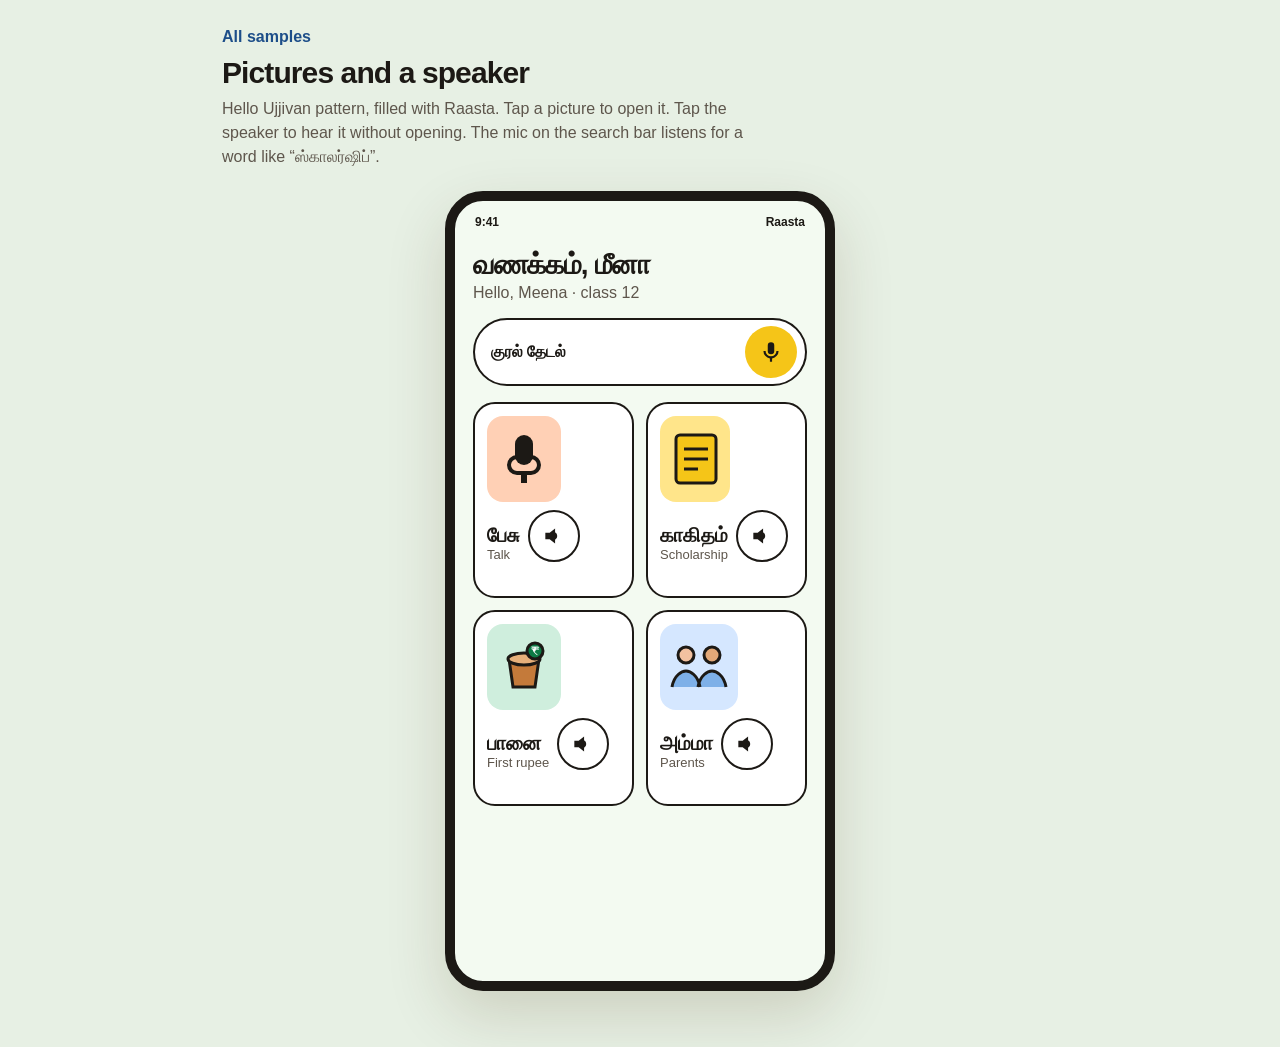
<file: pranshu/ui-samples/01-pictures-and-voice.html>
<!DOCTYPE html>
<html lang="ta">
<head>
  <meta charset="UTF-8">
  <meta name="viewport" content="width=device-width, initial-scale=1">
  <title>Raasta · pictures and a speaker</title>
  <link rel="stylesheet" href="common.css">
  <style>
    body { background: #e7f0e4; }
    .phone { background: #f3faf1; }
    h2 { font-size: 28px; margin: 6px 0 2px; letter-spacing: -0.03em; }
    .sub { margin: 0; color: var(--muted); }
    .top { display: flex; align-items: center; gap: 12px; padding: 8px 18px 4px; }
    .search {
      margin: 12px 18px;
      display: flex; align-items: center; gap: 10px;
      background: #fff; border: 2px solid #1c1915; border-radius: 999px;
      padding: 6px 8px 6px 16px; font-weight: 700;
    }
    .search .mic {
      margin-left: auto; width: 52px; height: 52px; border-radius: 50%;
      border: 0; background: #f5c518; display: grid; place-items: center;
    }
    .grid { display: grid; grid-template-columns: 1fr 1fr; gap: 12px; padding: 4px 18px 24px; }
    .tile {
      background: #fff; border: 2px solid #1c1915; border-radius: 22px;
      min-height: 196px; padding: 12px; text-align: left;
      display: flex; flex-direction: column; gap: 8px;
    }
    .art { height: 86px; border-radius: 16px; display: grid; place-items: center; }
    .tile b { font-size: 20px; line-height: 1.15; }
    .tile small { color: var(--muted); font-size: 13px; }
    .row { display: flex; align-items: flex-end; justify-content: space-between; gap: 8px; }
    .yellow { background: #ffe58a; }
    .green { background: #cfeedd; }
    .clay { background: #ffd0b5; }
    .blue { background: #d5e7ff; }
    .sheet {
      position: absolute; left: 0; right: 0; bottom: 0;
      background: #fff; border-top: 3px solid #1c1915;
      border-radius: 24px 24px 0 0; padding: 16px 18px 22px;
      transform: translateY(110%); transition: transform .25s ease;
    }
    .sheet.open { transform: translateY(0); }
    .sheet h3 { margin: 0 0 10px; font-size: 22px; }
    .step { display: flex; gap: 10px; align-items: center; padding: 8px 0; font-size: 18px; font-weight: 700; }
    .bubble {
      margin: 0 18px 8px; background: #143d28; color: white;
      border-radius: 16px; padding: 12px 14px; font-weight: 700; min-height: 48px;
    }
    .x {
      border: 0; background: #efe7d4; border-radius: 999px; padding: 8px 14px; font-weight: 800;
    }
  </style>
</head>
<body>
  <header class="pagehead">
    <a href="index.html">All samples</a>
    <h1>Pictures and a speaker</h1>
    <p>Hello Ujjivan pattern, filled with Raasta. Tap a picture to open it. Tap the speaker to hear it without opening. The mic on the search bar listens for a word like “ஸ்காலர்ஷிப்”.</p>
  </header>
  <div class="stage">
    <div class="phone">
      <div class="status"><span>9:41</span><span>Raasta</span></div>
      <div class="screen">
        <div class="top">
          <div>
            <h2>வணக்கம், மீனா</h2>
            <p class="sub">Hello, Meena · class 12</p>
          </div>
        </div>
        <div class="search">
          <span>குரல் தேடல்</span>
          <button class="mic press" id="voice" aria-label="Voice search">
            <svg class="ico" viewBox="0 0 24 24"><path fill="currentColor" d="M12 14a3 3 0 0 0 3-3V6a3 3 0 0 0-6 0v5a3 3 0 0 0 3 3zm5-3a5 5 0 0 1-10 0H5a7 7 0 0 0 6 6.9V21h2v-3.1A7 7 0 0 0 19 11h-2z"/></svg>
          </button>
        </div>
        <p class="bubble" id="said" hidden></p>
        <div class="grid" id="grid">
          <button class="tile press" data-title="பேசு" data-en="Talk" data-say="பத்து நிமிடம் பேசு. உன் திறமை தெரியும்.">
            <div class="art clay" aria-hidden="true">
              <svg width="74" height="64" viewBox="0 0 74 64"><rect x="28" y="8" width="18" height="30" rx="9" fill="#1c1915"/><rect x="22" y="30" width="30" height="16" rx="8" fill="none" stroke="#1c1915" stroke-width="4"/><rect x="34" y="46" width="6" height="10" fill="#1c1915"/></svg>
            </div>
            <div class="row"><div><b>பேசு</b><br><small>Talk</small></div>
              <span class="speak" data-say="பேசு. உன்னிடம் பேச ஒரு பெரிய பட்டன்." role="button" tabindex="0" aria-label="Hear Talk"></span>
            </div>
          </button>
          <button class="tile press" data-title="உதவித்தொகை" data-en="Scholarship" data-say="மஞ்சள் காகிதம் ஒரு உதவித்தொகை. கடைசி நாள் முன்பு கேள்.">
            <div class="art yellow" aria-hidden="true">
              <svg width="70" height="64" viewBox="0 0 70 64"><rect x="16" y="8" width="40" height="48" rx="4" fill="#f5c518" stroke="#1c1915" stroke-width="3"/><path d="M24 22h24M24 32h24M24 42h14" stroke="#1c1915" stroke-width="3"/></svg>
            </div>
            <div class="row"><div><b>காகிதம்</b><br><small>Scholarship</small></div>
              <span class="speak" data-say="மஞ்சள் காகிதம். உதவித்தொகை." role="button" tabindex="0" aria-label="Hear scholarship"></span>
            </div>
          </button>
          <button class="tile press" data-title="முதல் ரூபாய்" data-en="First rupee" data-say="பானையில் விழும் முதல் ரூபாய் தான் இலக்கு.">
            <div class="art green" aria-hidden="true">
              <svg width="74" height="64" viewBox="0 0 74 64"><path d="M22 24h30l-4 28H26z" fill="#c47a3a" stroke="#1c1915" stroke-width="3"/><ellipse cx="37" cy="24" rx="16" ry="6" fill="#e7b07a" stroke="#1c1915" stroke-width="3"/><circle cx="48" cy="16" r="8" fill="#0d7a45" stroke="#1c1915" stroke-width="3"/><text x="48" y="20" text-anchor="middle" font-size="12" font-weight="700" fill="#fff">₹</text></svg>
            </div>
            <div class="row"><div><b>பானை</b><br><small>First rupee</small></div>
              <span class="speak" data-say="பானை. முதல் ரூபாய் இங்கே விழும்." role="button" tabindex="0" aria-label="Hear first rupee"></span>
            </div>
          </button>
          <button class="tile press" data-title="பெற்றோர்" data-en="Parents" data-say="அம்மா அப்பாவுக்கு அறுபது வினாடி குரல்.">
            <div class="art blue" aria-hidden="true">
              <svg width="78" height="64" viewBox="0 0 78 64"><circle cx="26" cy="20" r="8" fill="#f2c1a0" stroke="#1c1915" stroke-width="3"/><circle cx="52" cy="20" r="8" fill="#e2a878" stroke="#1c1915" stroke-width="3"/><path d="M12 52c2-12 10-16 14-16s12 4 14 16M38 52c2-12 10-16 14-16s12 4 14 16" fill="#7eb0e8" stroke="#1c1915" stroke-width="3"/></svg>
            </div>
            <div class="row"><div><b>அம்மா</b><br><small>Parents</small></div>
              <span class="speak" data-say="அம்மா அப்பாவுக்கு ஒரு குரல் செய்தி." role="button" tabindex="0" aria-label="Hear parents"></span>
            </div>
          </button>
        </div>
        <div class="sheet" id="sheet">
          <button class="x" id="close">மூடு · Close</button>
          <h3 id="sheet-title">பேசு</h3>
          <div class="step">1 · பேசு · Talk for 10 minutes</div>
          <div class="step">2 · படம் · See what Raasta heard</div>
          <div class="step">3 · சரி · Tap yes</div>
          <p id="sheet-say"></p>
        </div>
      </div>
    </div>
  </div>
  <script>
    const said = document.getElementById("said");
    const sheet = document.getElementById("sheet");
    function say(text) {
      said.hidden = false;
      said.textContent = text;
      if (!window.speechSynthesis) return;
      const u = new SpeechSynthesisUtterance(text);
      u.lang = "ta-IN";
      speechSynthesis.cancel();
      speechSynthesis.speak(u);
    }
    document.querySelectorAll(".speak").forEach((el) => {
      el.innerHTML = '<svg class="ico" viewBox="0 0 24 24"><path fill="currentColor" d="M4 9v6h4l5 4V5L8 9H4zm11 3a4 4 0 0 0-2-3.5v7A4 4 0 0 0 15 12z"/></svg>';
      const play = (e) => { e.stopPropagation(); e.preventDefault(); say(el.dataset.say); };
      el.addEventListener("click", play);
      el.addEventListener("keydown", (e) => { if (e.key === "Enter") play(e); });
    });
    document.getElementById("grid").addEventListener("click", (e) => {
      const tile = e.target.closest(".tile");
      if (!tile || e.target.closest(".speak")) return;
      document.getElementById("sheet-title").textContent = tile.dataset.title + " · " + tile.dataset.en;
      document.getElementById("sheet-say").textContent = tile.dataset.say;
      sheet.classList.add("open");
      say(tile.dataset.say);
    });
    document.getElementById("close").onclick = () => sheet.classList.remove("open");
    document.getElementById("voice").onclick = () => say("கேட்டது: உதவித்தொகை. மஞ்சள் காகிதத்தைத் திற.");
  </script>
</body>
</html>
</file>
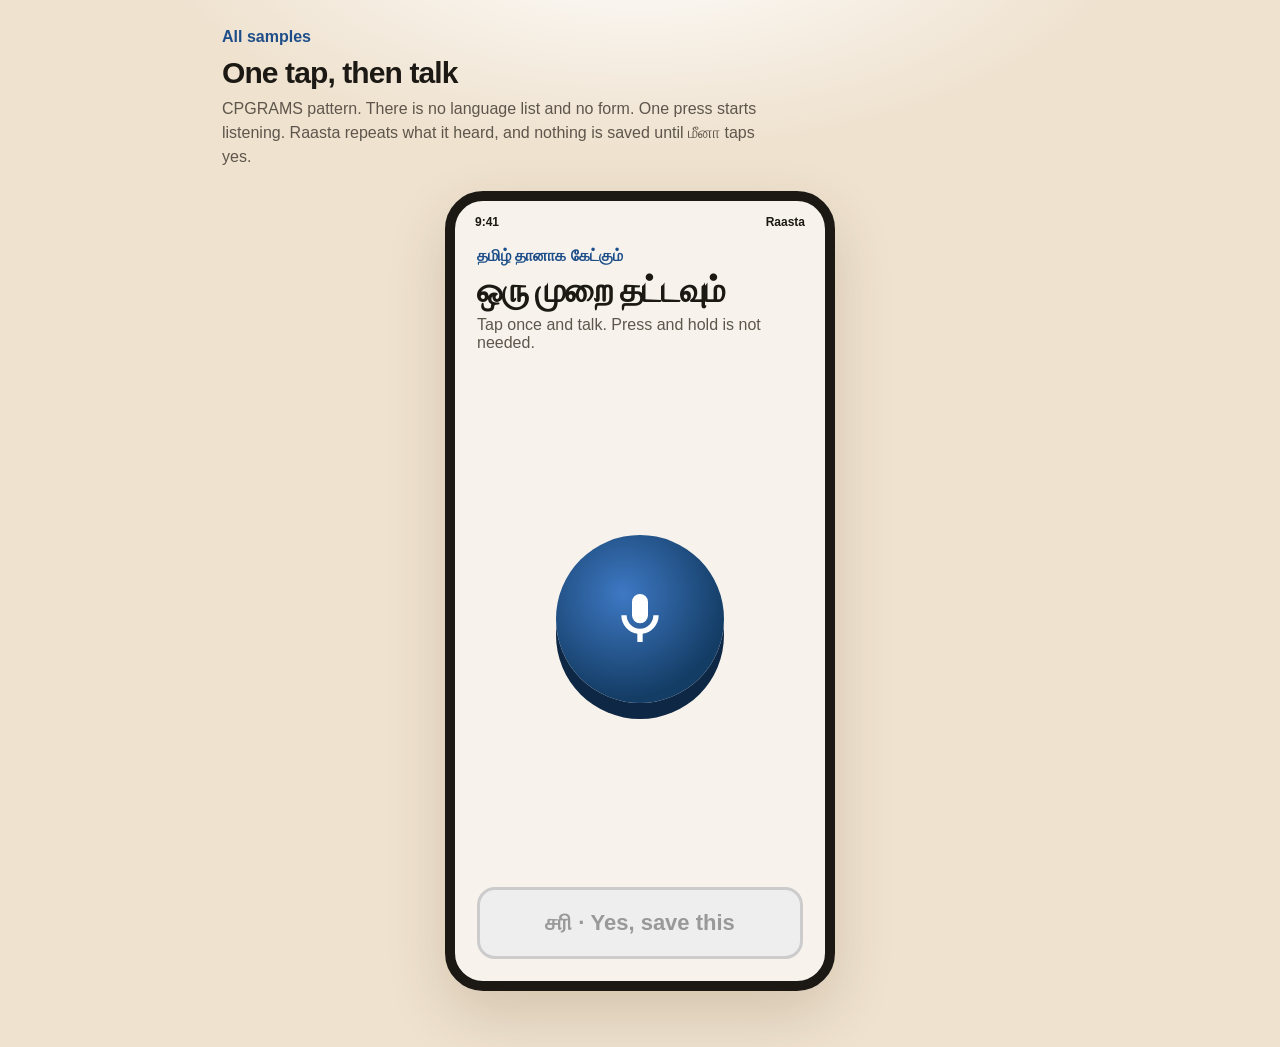
<file: pranshu/ui-samples/02-one-tap-talk.html>
<!DOCTYPE html>
<html lang="ta">
<head>
  <meta charset="UTF-8">
  <meta name="viewport" content="width=device-width, initial-scale=1">
  <title>Raasta · one tap, then talk</title>
  <link rel="stylesheet" href="common.css">
  <style>
    .phone { background: #f7f3ec; }
    .screen { display: flex; flex-direction: column; padding: 12px 22px 22px; }
    .kicker { font-weight: 800; color: var(--sky); margin: 0; }
    h2 { font-size: 34px; line-height: 1.05; margin: 8px 0; letter-spacing: -0.04em; }
    .hint { color: var(--muted); margin: 0 0 12px; font-size: 16px; }
    .micwrap { flex: 1; display: grid; place-items: center; }
    .mic {
      width: 168px; height: 168px; border-radius: 50%; border: 0;
      background: radial-gradient(circle at 40% 35%, #3e79c4, #143d66 70%);
      color: white; box-shadow: 0 16px 0 #0d2744;
    }
    .mic.hot { background: radial-gradient(circle at 40% 35%, #ffb088, #e36a1e 68%); box-shadow: 0 16px 0 #9a3d0e; color: #1c1915; }
    .mic svg { width: 64px; height: 64px; }
    .wave { display: flex; gap: 6px; height: 54px; align-items: flex-end; justify-content: center; }
    .wave i { width: 8px; height: 12px; background: #e36a1e; border-radius: 8px; display: block; animation: wv 0.9s ease-in-out infinite; }
    .wave i:nth-child(2) { animation-delay: .1s } .wave i:nth-child(3) { animation-delay: .2s }
    .wave i:nth-child(4) { animation-delay: .3s } .wave i:nth-child(5) { animation-delay: .15s }
    @keyframes wv { 50% { height: 54px; } }
    .heard { background: white; border: 2px solid #1c1915; border-radius: 20px; padding: 14px; min-height: 120px; }
    .heard p { margin: 0 0 8px; font-weight: 800; }
    .pills { display: flex; flex-wrap: wrap; gap: 8px; }
    .pills span { background: #ffe1cc; border-radius: 999px; padding: 8px 12px; font-weight: 800; }
    .yes {
      margin-top: 12px; width: 100%; height: 72px; border-radius: 18px; border: 3px solid #1c1915;
      background: #cfeedd; font-size: 22px; font-weight: 800;
    }
    .yes:disabled { background: #eee; color: #999; border-color: #ccc; }
    .again { margin-top: 8px; background: none; border: 0; font-weight: 800; color: var(--sky); font-size: 16px; }
    .lang { display: inline-block; background: #d9e8ff; border-radius: 999px; padding: 6px 10px; font-weight: 800; }
  </style>
</head>
<body>
  <header class="pagehead">
    <a href="index.html">All samples</a>
    <h1>One tap, then talk</h1>
    <p>CPGRAMS pattern. There is no language list and no form. One press starts listening. Raasta repeats what it heard, and nothing is saved until மீனா taps yes.</p>
  </header>
  <div class="stage">
    <div class="phone">
      <div class="status"><span>9:41</span><span>Raasta</span></div>
      <div class="screen">
        <p class="kicker" id="kicker">தமிழ் தானாக கேட்கும்</p>
        <h2 id="title">ஒரு முறை தட்டவும்</h2>
        <p class="hint" id="hint">Tap once and talk. Press and hold is not needed.</p>
        <div class="micwrap">
          <button class="mic press" id="mic" aria-label="Talk">
            <svg viewBox="0 0 24 24"><path fill="currentColor" d="M12 14a3 3 0 0 0 3-3V6a3 3 0 0 0-6 0v5a3 3 0 0 0 3 3zm5-3a5 5 0 0 1-10 0H5a7 7 0 0 0 6 6.9V21h2v-3.1A7 7 0 0 0 19 11h-2z"/></svg>
          </button>
        </div>
        <div class="wave" id="wave" hidden>
          <i></i><i></i><i></i><i></i><i></i>
        </div>
        <div class="heard" id="heard" hidden>
          <p>இதைக் கேட்டேன் · I heard</p>
          <div class="pills" id="pills"></div>
          <span class="lang" id="lang" hidden>தமிழ்</span>
        </div>
        <button class="yes" id="yes" disabled>சரி · Yes, save this</button>
        <button class="again" id="again" hidden>மறுபடி பேசு · Talk again</button>
        <div class="sr" aria-live="polite" id="live"></div>
      </div>
    </div>
  </div>
  <script>
    const lines = ["மொழி கேட்கிறது", "தமிழ்", "போன் பழுது பார்க்கிறேன்", "தையல் தெரியும்", "12 ஆம் வகுப்பு"];
    const pills = document.getElementById("pills");
    const mic = document.getElementById("mic");
    let timers = [];
    function clear() { timers.forEach((t) => window.clearTimeout(t)); timers = []; }
    function reset() {
      clear();
      pills.innerHTML = "";
      document.getElementById("heard").hidden = true;
      document.getElementById("wave").hidden = true;
      document.getElementById("yes").disabled = true;
      document.getElementById("again").hidden = true;
      document.getElementById("lang").hidden = true;
      mic.classList.remove("hot");
      mic.disabled = false;
      document.getElementById("title").textContent = "ஒரு முறை தட்டவும்";
      document.getElementById("hint").textContent = "Tap once and talk. Press and hold is not needed.";
    }
    mic.onclick = () => {
      reset();
      mic.classList.add("hot");
      mic.disabled = true;
      document.getElementById("wave").hidden = false;
      document.getElementById("heard").hidden = false;
      document.getElementById("title").textContent = "கேட்டுக் கொண்டிருக்கிறேன்";
      document.getElementById("hint").textContent = "Keep talking. This screen will not go quiet.";
      lines.forEach((line, i) => {
        timers.push(setTimeout(() => {
          const s = document.createElement("span");
          s.textContent = line;
          pills.appendChild(s);
          document.getElementById("live").textContent = line;
          if (line === "தமிழ்") document.getElementById("lang").hidden = false;
          if (i === lines.length - 1) {
            document.getElementById("wave").hidden = true;
            document.getElementById("yes").disabled = false;
            document.getElementById("again").hidden = false;
            document.getElementById("title").textContent = "இது சரியா?";
            document.getElementById("hint").textContent = "Nothing is saved until you tap yes.";
          }
        }, 700 * (i + 1)));
      });
    };
    document.getElementById("yes").onclick = () => {
      document.getElementById("title").textContent = "சேமித்தேன்";
      document.getElementById("hint").textContent = "Skill genome saved. Next stop is the path.";
      document.getElementById("yes").textContent = "சேமித்தேன் · Saved";
      document.getElementById("yes").disabled = true;
    };
    document.getElementById("again").onclick = reset;
  </script>
</body>
</html>
</file>
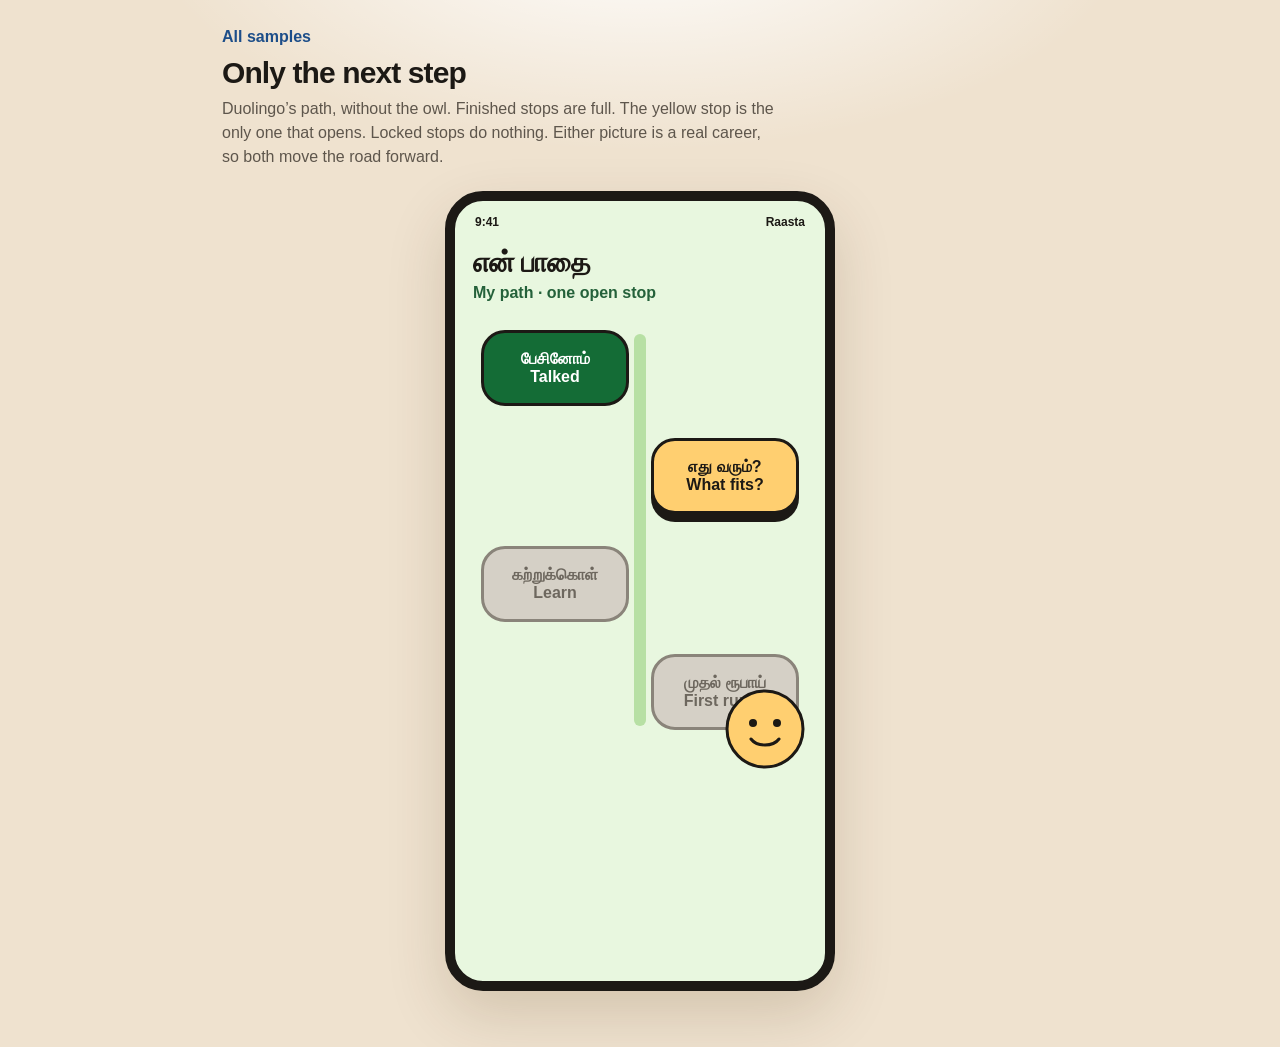
<file: pranshu/ui-samples/03-one-step-path.html>
<!DOCTYPE html>
<html lang="ta">
<head>
  <meta charset="UTF-8">
  <meta name="viewport" content="width=device-width, initial-scale=1">
  <title>Raasta · only the next step</title>
  <link rel="stylesheet" href="common.css">
  <style>
    .phone { background: #e8f7df; }
    .screen { padding: 8px 18px 120px; }
    h2 { margin: 4px 0; font-size: 28px; letter-spacing: -0.03em; }
    .sub { margin: 0 0 12px; color: #24613a; font-weight: 700; }
    .path { list-style: none; margin: 0; padding: 0 0 0 0; position: relative; }
    .path::before {
      content: ""; position: absolute; left: 50%; top: 20px; bottom: 20px; width: 12px;
      background: #b7e0a4; border-radius: 99px; transform: translateX(-50%);
    }
    .path li { position: relative; height: 108px; }
    .node {
      position: absolute; top: 16px; width: 148px; height: 76px; border-radius: 24px;
      border: 3px solid #1c1915; font-weight: 800; font-size: 16px; background: white;
    }
    .path li:nth-child(odd) .node { left: 8px; }
    .path li:nth-child(even) .node { right: 8px; }
    .node.done { background: #146c36; color: white; }
    .node.now { background: #ffcf70; box-shadow: 0 8px 0 #1c1915; }
    .node.lock { background: #d5d0c6; color: #6d675e; border-color: #8a847a; }
    .face {
      position: absolute; right: 18px; bottom: 210px; width: 84px; height: 84px;
      transition: transform .25s ease;
    }
    .face.jump { transform: translateY(-18px) rotate(-6deg); }
    .sheet {
      position: absolute; left: 0; right: 0; bottom: 0; background: white;
      border-top: 3px solid #1c1915; padding: 14px 16px 18px;
    }
    .choices { display: grid; grid-template-columns: 1fr 1fr; gap: 10px; }
    .choice {
      min-height: 120px; border-radius: 18px; border: 3px solid #1c1915;
      background: #fff7e8; font-weight: 800; font-size: 18px;
    }
    .choice small { display: block; font-weight: 700; color: var(--muted); }
    .ask { margin: 0 0 8px; font-size: 20px; font-weight: 800; }
  </style>
</head>
<body>
  <header class="pagehead">
    <a href="index.html">All samples</a>
    <h1>Only the next step</h1>
    <p>Duolingo’s path, without the owl. Finished stops are full. The yellow stop is the only one that opens. Locked stops do nothing. Either picture is a real career, so both move the road forward.</p>
  </header>
  <div class="stage">
    <div class="phone">
      <div class="status"><span>9:41</span><span>Raasta</span></div>
      <div class="screen">
        <h2>என் பாதை</h2>
        <p class="sub">My path · one open stop</p>
        <ol class="path" id="path">
          <li><button class="node done" disabled>பேசினோம்<br>Talked</button></li>
          <li><button class="node now" id="open">எது வரும்?<br>What fits?</button></li>
          <li><button class="node lock" id="learn" disabled>கற்றுக்கொள்<br>Learn</button></li>
          <li><button class="node lock" id="rupee" disabled>முதல் ரூபாய்<br>First rupee</button></li>
        </ol>
        <svg class="face" id="face" viewBox="0 0 84 84" aria-hidden="true">
          <circle cx="42" cy="42" r="38" fill="#ffcf70" stroke="#1c1915" stroke-width="3"/>
          <circle cx="30" cy="36" r="4" fill="#1c1915"/><circle cx="54" cy="36" r="4" fill="#1c1915"/>
          <path d="M28 52c6 8 22 8 28 0" fill="none" stroke="#1c1915" stroke-width="3" stroke-linecap="round"/>
        </svg>
      </div>
      <div class="sheet" id="sheet" hidden>
        <p class="ask">எது உனக்கு நன்றாக வரும்?</p>
        <div class="choices">
          <button class="choice press" data-label="போன் பழுது">போன் பழுது<small>Phone repair</small></button>
          <button class="choice press" data-label="தையல்">தையல்<small>Stitching</small></button>
        </div>
      </div>
    </div>
  </div>
  <script>
    const sheet = document.getElementById("sheet");
    const face = document.getElementById("face");
    document.getElementById("open").onclick = () => { sheet.hidden = false; };
    document.querySelectorAll(".choice").forEach((btn) => {
      btn.onclick = () => {
        face.classList.add("jump");
        const open = document.getElementById("open");
        open.classList.remove("now");
        open.classList.add("done");
        open.textContent = btn.dataset.label;
        open.disabled = true;
        const learn = document.getElementById("learn");
        learn.classList.remove("lock");
        learn.classList.add("now");
        learn.disabled = false;
        sheet.hidden = true;
        setTimeout(() => face.classList.remove("jump"), 400);
      };
    });
  </script>
</body>
</html>
</file>
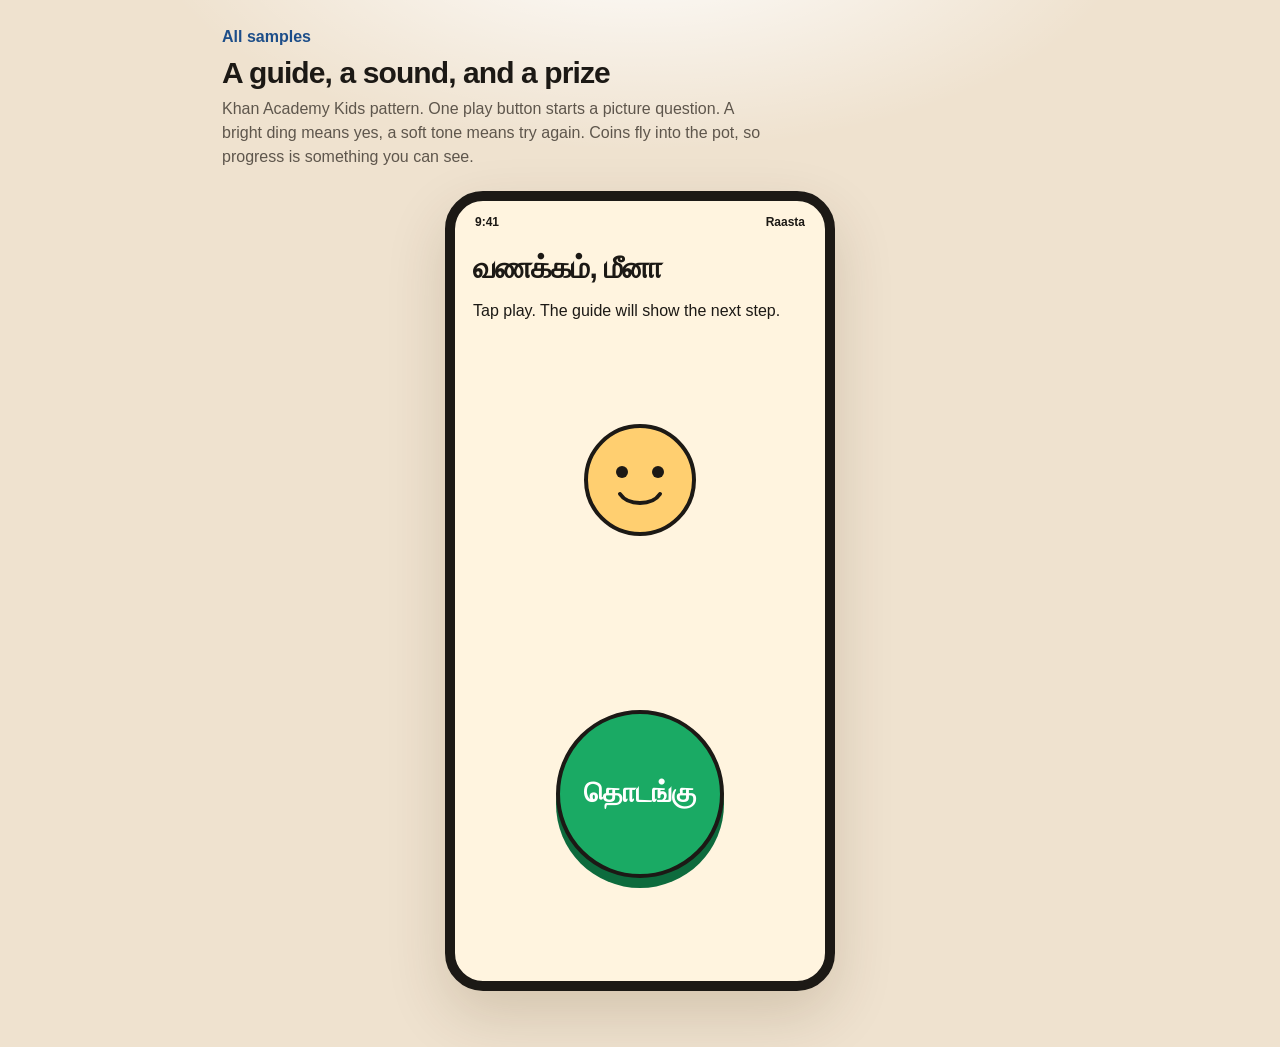
<file: pranshu/ui-samples/04-guide-and-sound.html>
<!DOCTYPE html>
<html lang="ta">
<head>
  <meta charset="UTF-8">
  <meta name="viewport" content="width=device-width, initial-scale=1">
  <title>Raasta · a guide, a sound, a prize</title>
  <link rel="stylesheet" href="common.css">
  <style>
    .phone { background: #fff4df; }
    .home, .quiz { height: 100%; display: flex; flex-direction: column; padding: 8px 18px 18px; }
    h2 { font-size: 30px; margin: 8px 0 0; letter-spacing: -0.03em; }
    .hero { flex: 1; display: grid; place-items: center; position: relative; }
    .play {
      width: 168px; height: 168px; border-radius: 50%; border: 4px solid #1c1915;
      background: #1aaa64; color: white; font-size: 28px; font-weight: 800;
      box-shadow: 0 10px 0 #0d6b3d;
    }
    .pot {
      position: absolute; right: 0; top: 8px; text-align: center; font-weight: 800;
    }
    .pot svg { width: 72px; height: 64px; display: block; }
    .coins { color: #0d7a45; }
    .choices { display: grid; grid-template-columns: 1fr 1fr 1fr; gap: 8px; }
    .pic {
      min-height: 132px; border-radius: 18px; border: 3px solid #1c1915;
      background: white; font-weight: 800; font-size: 15px;
    }
    .pic.good { background: #cfeedd; }
    .pic.bad { background: #ffd0d0; }
    .say { font-size: 22px; font-weight: 800; margin: 0 0 12px; }
    .spark {
      position: absolute; width: 14px; height: 14px; border-radius: 50%; background: #f5c518;
      border: 2px solid #1c1915; pointer-events: none;
    }
    .face { width: 120px; height: 120px; transition: transform .25s ease; }
    .face.up { transform: translateY(-16px); }
    .face.think { transform: rotate(-8deg); }
  </style>
</head>
<body>
  <header class="pagehead">
    <a href="index.html">All samples</a>
    <h1>A guide, a sound, and a prize</h1>
    <p>Khan Academy Kids pattern. One play button starts a picture question. A bright ding means yes, a soft tone means try again. Coins fly into the pot, so progress is something you can see.</p>
  </header>
  <div class="stage">
    <div class="phone">
      <div class="status"><span>9:41</span><span>Raasta</span></div>
      <div class="screen">
        <div class="home" id="home">
          <h2>வணக்கம், மீனா</h2>
          <p>Tap play. The guide will show the next step.</p>
          <div class="hero">
            <svg class="face" id="face" viewBox="0 0 120 120" aria-hidden="true">
              <circle cx="60" cy="60" r="54" fill="#ffcf70" stroke="#1c1915" stroke-width="4"/>
              <circle cx="42" cy="52" r="6" fill="#1c1915"/><circle cx="78" cy="52" r="6" fill="#1c1915"/>
              <path id="mouth" d="M40 74c8 12 32 12 40 0" fill="none" stroke="#1c1915" stroke-width="4" stroke-linecap="round"/>
            </svg>
            <button class="play press" id="play">தொடங்கு</button>
          </div>
        </div>
        <div class="quiz" id="quiz" hidden>
          <div class="pot" id="pot">
            <svg viewBox="0 0 72 64"><path d="M16 22h40l-5 32H21z" fill="#c47a3a" stroke="#1c1915" stroke-width="3"/><ellipse cx="36" cy="22" rx="20" ry="7" fill="#e7b07a" stroke="#1c1915" stroke-width="3"/></svg>
            <div class="coins" id="coins">₹ 0</div>
          </div>
          <p class="say">போன் பழுதுக்கு எந்த கருவி?</p>
          <div class="hero" id="stage">
            <svg class="face" id="qface" viewBox="0 0 120 120"><circle cx="60" cy="60" r="54" fill="#ffcf70" stroke="#1c1915" stroke-width="4"/><circle cx="42" cy="52" r="6"/><circle cx="78" cy="52" r="6"/><path d="M42 78h36" fill="none" stroke="#1c1915" stroke-width="4" stroke-linecap="round"/></svg>
          </div>
          <div class="choices">
            <button class="pic press" data-ok="0">புத்தகம்<br>Book</button>
            <button class="pic press" data-ok="1">ஸ்க்ரூ<br>Screwdriver</button>
            <button class="pic press" data-ok="0">பானை<br>Pot</button>
          </div>
        </div>
      </div>
    </div>
  </div>
  <script>
    let money = 0;
    const ctxHolder = { ctx: null };
    function tone(freq, dur) {
      const AudioCtx = window.AudioContext || window.webkitAudioContext;
      if (!AudioCtx) return;
      if (!ctxHolder.ctx) ctxHolder.ctx = new AudioCtx();
      const ctx = ctxHolder.ctx;
      const o = ctx.createOscillator();
      const g = ctx.createGain();
      o.frequency.value = freq;
      o.connect(g); g.connect(ctx.destination);
      g.gain.setValueAtTime(0.06, ctx.currentTime);
      g.gain.exponentialRampToValueAtTime(0.001, ctx.currentTime + dur);
      o.start(); o.stop(ctx.currentTime + dur);
    }
    document.getElementById("play").onclick = () => {
      document.getElementById("home").hidden = true;
      document.getElementById("quiz").hidden = false;
    };
    document.querySelectorAll(".pic").forEach((btn) => {
      btn.onclick = () => {
        const face = document.getElementById("qface");
        if (btn.dataset.ok === "1") {
          tone(880, 0.18); setTimeout(() => tone(1175, 0.22), 120);
          btn.classList.add("good");
          face.classList.add("up");
          money += 1;
          document.getElementById("coins").textContent = "₹ " + money;
          const stage = document.getElementById("stage");
          const pot = document.getElementById("pot").getBoundingClientRect();
          const from = face.getBoundingClientRect();
          for (let i = 0; i < 6; i++) {
            const s = document.createElement("i");
            s.className = "spark";
            stage.appendChild(s);
            const startX = 80 + Math.random() * 40;
            const startY = 80;
            s.style.left = startX + "px";
            s.style.top = startY + "px";
            s.animate([
              { transform: "translate(0,0)", opacity: 1 },
              { transform: `translate(${pot.left - from.left}px, ${pot.top - from.top}px)`, opacity: 0.2 }
            ], { duration: 700, delay: i * 60, easing: "ease-in" });
            setTimeout(() => s.remove(), 900);
          }
          setTimeout(() => face.classList.remove("up"), 500);
        } else {
          tone(196, 0.25);
          btn.classList.add("bad");
          face.classList.add("think");
          setTimeout(() => { btn.classList.remove("bad"); face.classList.remove("think"); }, 450);
        }
      };
    });
  </script>
</body>
</html>
</file>
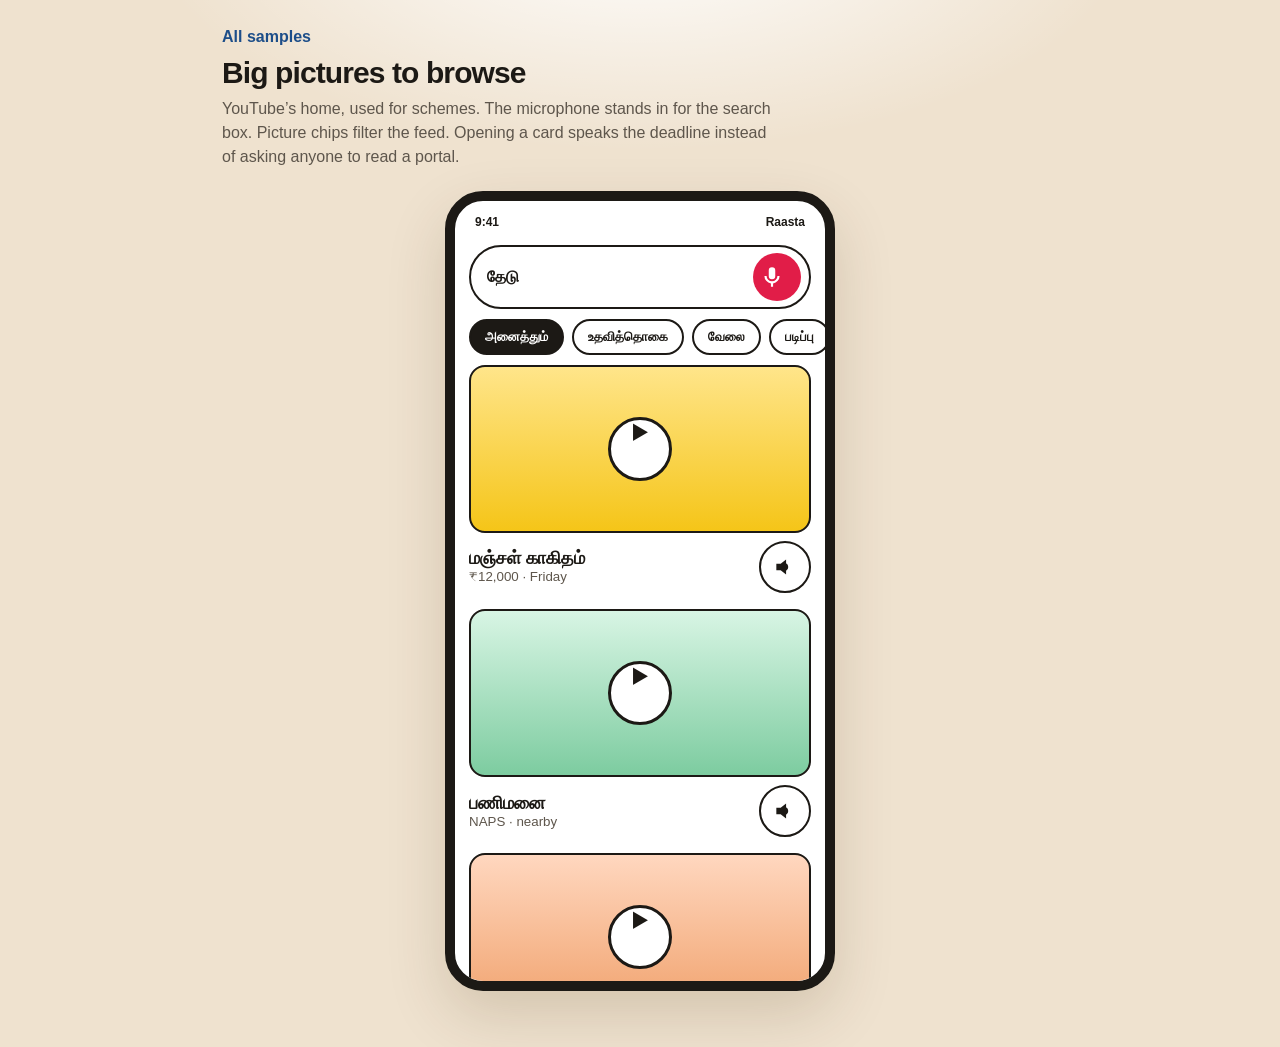
<file: pranshu/ui-samples/05-picture-feed.html>
<!DOCTYPE html>
<html lang="ta">
<head>
  <meta charset="UTF-8">
  <meta name="viewport" content="width=device-width, initial-scale=1">
  <title>Raasta · big pictures to browse</title>
  <link rel="stylesheet" href="common.css">
  <style>
    .phone { background: #fff; }
    .screen { padding: 6px 0 12px; }
    .find {
      margin: 4px 14px 10px; display: flex; align-items: center; gap: 8px;
      border: 2px solid #1c1915; border-radius: 999px; padding: 6px 8px 6px 16px;
      font-weight: 800;
    }
    .find button {
      margin-left: auto; width: 48px; height: 48px; border-radius: 50%; border: 0; background: #e11d48; color: white;
    }
    .chips { display: flex; gap: 8px; padding: 0 14px 10px; overflow: auto; }
    .chips button {
      border: 2px solid #1c1915; background: white; border-radius: 999px;
      padding: 8px 14px; font-weight: 800; white-space: nowrap;
    }
    .chips button.on { background: #1c1915; color: white; }
    .card { margin: 0 14px 16px; }
    .thumb {
      height: 168px; border-radius: 16px; border: 2px solid #1c1915; position: relative;
      display: grid; place-items: center; width: 100%;
    }
    .play {
      width: 64px; height: 64px; border-radius: 50%; background: white; border: 3px solid #1c1915;
      font-size: 22px;
    }
    .meta { display: flex; align-items: center; justify-content: space-between; gap: 8px; padding-top: 8px; }
    .meta b { font-size: 18px; }
    .meta small { display: block; color: var(--muted); }
    .y { background: linear-gradient(#ffe58a, #f5c518); }
    .g { background: linear-gradient(#d8f5e4, #7dcca0); }
    .o { background: linear-gradient(#ffd7bf, #f0a06a); }
    .overlay {
      position: absolute; inset: 0; background: #1c1915; color: white;
      display: flex; flex-direction: column; justify-content: flex-end; padding: 18px;
    }
    .overlay h3 { font-size: 28px; margin: 0 0 8px; }
    .big {
      height: 74px; border-radius: 16px; border: 0; background: #f5c518; color: #1c1915;
      font-size: 22px; font-weight: 800;
    }
    .back { align-self: flex-start; background: transparent; color: white; border: 0; font-weight: 800; font-size: 18px; margin-bottom: auto; }
    .heard { margin: 0 14px 8px; font-weight: 800; color: #9f1239; }
  </style>
</head>
<body>
  <header class="pagehead">
    <a href="index.html">All samples</a>
    <h1>Big pictures to browse</h1>
    <p>YouTube’s home, used for schemes. The microphone stands in for the search box. Picture chips filter the feed. Opening a card speaks the deadline instead of asking anyone to read a portal.</p>
  </header>
  <div class="stage">
    <div class="phone">
      <div class="status"><span>9:41</span><span>Raasta</span></div>
      <div class="screen" id="feed">
        <div class="find">
          <span id="q">தேடு</span>
          <button id="mic" aria-label="Voice search">
            <svg class="ico" viewBox="0 0 24 24"><path fill="currentColor" d="M12 14a3 3 0 0 0 3-3V6a3 3 0 0 0-6 0v5a3 3 0 0 0 3 3zm5-3a5 5 0 0 1-10 0H5a7 7 0 0 0 6 6.9V21h2v-3.1A7 7 0 0 0 19 11h-2z"/></svg>
          </button>
        </div>
        <p class="heard" id="heard" hidden></p>
        <div class="chips">
          <button class="on" data-filter="all">அனைத்தும்</button>
          <button data-filter="aid">உதவித்தொகை</button>
          <button data-filter="work">வேலை</button>
          <button data-filter="learn">படிப்பு</button>
        </div>
        <article class="card" data-kind="aid">
          <button class="thumb y" data-title="NSP உதவித்தொகை" data-say="பன்னிரண்டு ஆயிரம் ரூபாய். கடைசி நாள் வரும் வெள்ளி.">
            <span class="play">▶</span>
          </button>
          <div class="meta"><div><b>மஞ்சள் காகிதம்</b><small>₹12,000 · Friday</small></div><span class="speak" data-say="உதவித்தொகை பன்னிரண்டு ஆயிரம். வெள்ளி கடைசி நாள்."></span></div>
        </article>
        <article class="card" data-kind="work">
          <button class="thumb g" data-title="NAPS பயிற்சி" data-say="அருகிலுள்ள பணிமனை. மாதம் ஊதியம் உண்டு.">
            <span class="play">▶</span>
          </button>
          <div class="meta"><div><b>பணிமனை</b><small>NAPS · nearby</small></div><span class="speak" data-say="அருகில் ஒரு பயிற்சி. மாதம் ஊதியம் கிடைக்கும்."></span></div>
        </article>
        <article class="card" data-kind="learn">
          <button class="thumb o" data-title="போன் பழுது பாடம்" data-say="இந்த வாரம் மூன்று குறும் பாடங்கள். தமிழில்.">
            <span class="play">▶</span>
          </button>
          <div class="meta"><div><b>இந்த வாரம்</b><small>3 short lessons</small></div><span class="speak" data-say="இந்த வாரம் மூன்று குறும் பாடங்கள்."></span></div>
        </article>
      </div>
      <div class="overlay" id="player" hidden>
        <button class="back" id="back">← திரும்பு</button>
        <h3 id="ptitle"></h3>
        <button class="big" id="psay">கேள் · Listen</button>
      </div>
    </div>
  </div>
  <script>
    let current = "";
    function say(text) {
      if (!window.speechSynthesis) return;
      const u = new SpeechSynthesisUtterance(text);
      u.lang = "ta-IN";
      speechSynthesis.cancel();
      speechSynthesis.speak(u);
    }
    document.querySelectorAll(".speak").forEach((el) => {
      el.innerHTML = '<svg class="ico" viewBox="0 0 24 24"><path fill="currentColor" d="M4 9v6h4l5 4V5L8 9H4zm11 3a4 4 0 0 0-2-3.5v7A4 4 0 0 0 15 12z"/></svg>';
      el.addEventListener("click", () => say(el.dataset.say));
    });
    document.querySelectorAll(".thumb").forEach((btn) => {
      btn.onclick = () => {
        current = btn.dataset.say;
        document.getElementById("ptitle").textContent = btn.dataset.title;
        document.getElementById("player").hidden = false;
        say(current);
      };
    });
    document.getElementById("psay").onclick = () => say(current);
    document.getElementById("back").onclick = () => document.getElementById("player").hidden = true;
    document.querySelectorAll(".chips button").forEach((chip) => {
      chip.onclick = () => {
        document.querySelectorAll(".chips button").forEach((c) => c.classList.remove("on"));
        chip.classList.add("on");
        document.querySelectorAll(".card").forEach((card) => {
          card.hidden = chip.dataset.filter !== "all" && card.dataset.kind !== chip.dataset.filter;
        });
      };
    });
    document.getElementById("mic").onclick = () => {
      const heard = document.getElementById("heard");
      heard.hidden = false;
      heard.textContent = "கேட்டது: உதவித்தொகை";
      document.querySelector('[data-filter="aid"]').click();
      say("உதவித்தொகை காட்டுகிறேன்");
    };
  </script>
</body>
</html>
</file>
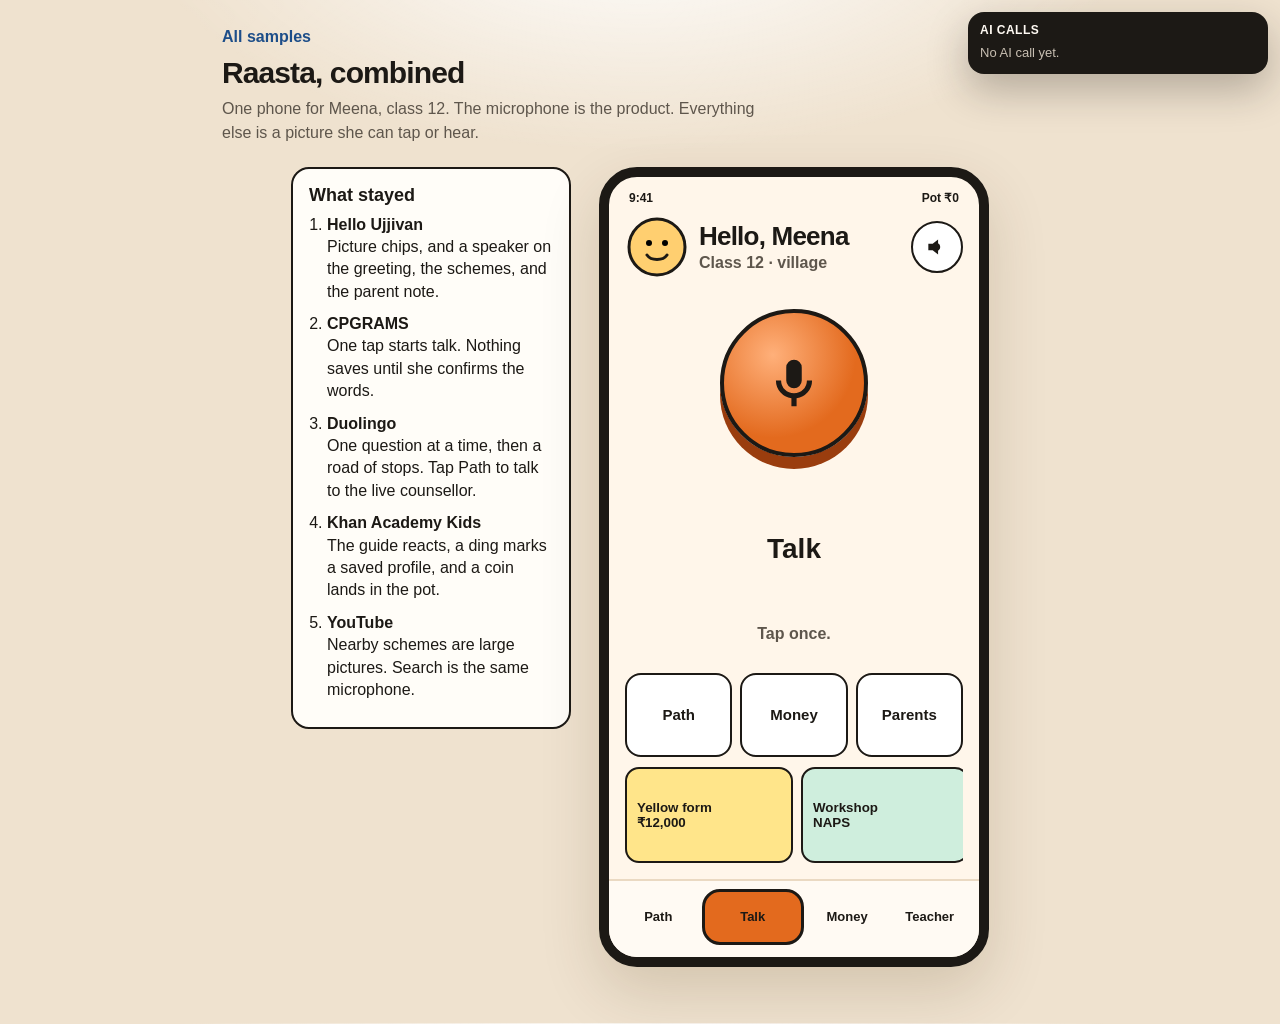
<file: pranshu/ui-samples/06-raasta.html>
<!DOCTYPE html>
<html lang="en">
<head>
  <meta charset="UTF-8">
  <meta name="viewport" content="width=device-width, initial-scale=1">
  <title>Raasta · combined</title>
  <link rel="stylesheet" href="common.css">
  <link rel="stylesheet" href="counselor.css">
  <style>
    .split { display: flex; gap: 28px; align-items: flex-start; justify-content: center; padding: 22px 16px 56px; }
    .notes { width: 280px; background: #fffdf8; border: 2px solid #1c1915; border-radius: 18px; padding: 16px; }
    .notes h2 { margin: 0 0 8px; font-size: 18px; }
    .notes ol { margin: 0; padding-left: 18px; }
    .notes li { margin: 0 0 10px; line-height: 1.4; }
    .notes b { display: block; }
    .phone { background: #fff6ea; }
    .view { height: 100%; display: flex; flex-direction: column; padding: 4px 16px 12px; }
    .greet { display: flex; align-items: center; gap: 10px; }
    .greet h2 { margin: 0; font-size: 26px; letter-spacing: -0.03em; }
    .greet p { margin: 2px 0 0; color: var(--muted); font-weight: 700; }
    .miczone { flex: 1; display: grid; place-items: center; text-align: center; }
    .bigmic {
      width: 148px; height: 148px; border-radius: 50%; border: 4px solid #1c1915;
      background: radial-gradient(circle at 35% 30%, #ffb07a, #e36a1e 62%);
      box-shadow: 0 12px 0 #9a3d0e; color: #1c1915;
      display: grid; place-items: center; padding: 0;
    }
    .bigmic svg { width: 62px; height: 62px; }
    .miczone strong { display: block; margin-top: 16px; font-size: 28px; }
    .miczone span { color: var(--muted); font-weight: 700; }
    .chips { display: grid; grid-template-columns: repeat(3, 1fr); gap: 8px; }
    .chip {
      background: white; border: 2px solid #1c1915; border-radius: 16px;
      min-height: 84px; font-weight: 800; font-size: 15px;
    }
    .strip { display: flex; gap: 8px; overflow: auto; padding: 10px 0 4px; }
    .mini {
      flex: none; width: 168px; height: 96px; border-radius: 14px; border: 2px solid #1c1915;
      font-weight: 800; text-align: left; padding: 10px;
    }
    .nav {
      display: grid; grid-template-columns: 1fr 1.3fr 1fr 1fr;
      gap: 4px; padding: 8px 10px 12px; background: #fffaf3; border-top: 2px solid #ead9c2;
    }
    .nav button {
      border: 0; background: transparent; font-weight: 800; font-size: 13px; min-height: 56px; border-radius: 14px;
    }
    .nav button.on { background: #ffe1cc; }
    .nav .talk { background: #e36a1e; border: 3px solid #1c1915; border-radius: 18px; }
    .wave { display: flex; gap: 6px; height: 64px; align-items: flex-end; justify-content: center; margin: 12px 0; }
    .wave i { width: 8px; background: #e36a1e; border-radius: 8px; height: 14px; display: block; animation: wv .8s ease-in-out infinite; }
    .wave i:nth-child(2){animation-delay:.1s} .wave i:nth-child(3){animation-delay:.2s}
    .wave i:nth-child(4){animation-delay:.3s} .wave i:nth-child(5){animation-delay:.15s}
    @keyframes wv { 50% { height: 64px } }
    .pills { display: flex; flex-wrap: wrap; gap: 8px; }
    .pills span { background: #ffe1cc; border: 2px solid #1c1915; border-radius: 999px; padding: 8px 12px; font-weight: 800; }
    .yes, .wide {
      width: 100%; min-height: 68px; border-radius: 16px; border: 3px solid #1c1915;
      background: #cfeedd; font-size: 20px; font-weight: 800; margin-top: 12px;
    }
    .yes:disabled { background: #eee; color: #999; border-color: #ccc; }
    h3 { margin: 6px 0; font-size: 26px; letter-spacing: -0.03em; }
    .path { list-style: none; margin: 0; padding: 0; position: relative; }
    .path::before { content: ""; position: absolute; left: 28px; top: 8px; bottom: 8px; width: 10px; background: #f0c48a; border-radius: 99px; }
    .stop {
      position: relative; display: flex; align-items: center; gap: 12px;
      width: 100%; text-align: left; background: white; border: 3px solid #1c1915;
      border-radius: 18px; min-height: 76px; margin: 10px 0; padding: 10px 12px 10px 18px; font-weight: 800; font-size: 18px;
    }
    .stop.lock { background: #efe6da; color: #7a7268; border-color: #c9bfb2; }
    .stop.now { background: #ffcf70; box-shadow: 0 6px 0 #1c1915; }
    .stop.done { background: #146c36; color: white; }
    .card {
      background: white; border: 2px solid #1c1915; border-radius: 16px; padding: 10px; margin-bottom: 10px;
      display: flex; gap: 10px; align-items: center;
    }
    .swatch { width: 74px; height: 74px; border-radius: 12px; flex: none; border: 2px solid #1c1915; }
    .facts { display: grid; grid-template-columns: 1fr 1fr; gap: 8px; }
    .fact { min-height: 88px; border-radius: 16px; border: 2px solid #1c1915; background: white; font-weight: 800; opacity: .4; }
    .fact.lit { opacity: 1; background: #fff3d6; }
    .faces { display: grid; grid-template-columns: repeat(4, 1fr); gap: 8px; }
    .facebtn {
      aspect-ratio: 1; border-radius: 18px; border: 2px solid #1c1915; background: #ffe1cc; font-weight: 800; font-size: 20px;
    }
    .facebtn.endorsed { background: #146c36; color: white; }
    .back { border: 0; background: transparent; font-weight: 800; font-size: 16px; padding: 0; text-align: left; }
    .potline { display: flex; align-items: center; justify-content: space-between; font-weight: 800; }
    .jump { transform: translateY(-8px); transition: transform .2s; }
    @media (max-width: 760px) {
      .split { flex-direction: column; align-items: center; }
      .notes { width: min(390px, 100%); }
    }
  </style>
</head>
<body>
  <header class="pagehead">
    <a href="index.html">All samples</a>
    <h1>Raasta, combined</h1>
    <p>One phone for Meena, class 12. The microphone is the product. Everything else is a picture she can tap or hear.</p>
  </header>
  <div class="split">
    <aside class="notes">
      <h2>What stayed</h2>
      <ol>
        <li><b>Hello Ujjivan</b> Picture chips, and a speaker on the greeting, the schemes, and the parent note.</li>
        <li><b>CPGRAMS</b> One tap starts talk. Nothing saves until she confirms the words.</li>
        <li><b>Duolingo</b> One question at a time, then a road of stops. Tap Path to talk to the live counsellor.</li>
        <li><b>Khan Academy Kids</b> The guide reacts, a ding marks a saved profile, and a coin lands in the pot.</li>
        <li><b>YouTube</b> Nearby schemes are large pictures. Search is the same microphone.</li>
      </ol>
    </aside>
    <div class="phone" id="phone">
      <div class="status"><span>9:41</span><span id="pot">Pot ₹0</span></div>
      <div class="screen">
        <section class="view" data-view="home">
          <div class="greet">
            <svg width="64" height="64" viewBox="0 0 64 64" id="guide" aria-hidden="true"><circle cx="32" cy="32" r="28" fill="#ffcf70" stroke="#1c1915" stroke-width="3"/><circle cx="24" cy="28" r="3"/><circle cx="40" cy="28" r="3"/><path d="M22 40c4 6 16 6 20 0" fill="none" stroke="#1c1915" stroke-width="3" stroke-linecap="round"/></svg>
            <div style="flex:1">
              <h2>Hello, Meena</h2>
              <p>Class 12 · village</p>
            </div>
            <button class="speak" data-say="Hello Meena. Tap the big button to talk." aria-label="Hear greeting"></button>
          </div>
          <div class="miczone">
            <button class="bigmic press" id="start" aria-label="Talk">
              <svg viewBox="0 0 24 24"><path fill="currentColor" d="M12 14a3 3 0 0 0 3-3V6a3 3 0 0 0-6 0v5a3 3 0 0 0 3 3zm5-3a5 5 0 0 1-10 0H5a7 7 0 0 0 6 6.9V21h2v-3.1A7 7 0 0 0 19 11h-2z"/></svg>
            </button>
            <strong>Talk</strong>
            <span>Tap once.</span>
          </div>
          <div class="chips">
            <button class="chip press" data-goto="path">Path</button>
            <button class="chip press" data-goto="money">Money</button>
            <button class="chip press" data-goto="parent">Parents</button>
          </div>
          <div class="strip">
            <button class="mini press" style="background:#ffe58a" data-goto="money">Yellow form<br>₹12,000</button>
            <button class="mini press" style="background:#cfeedd" data-goto="money">Workshop<br>NAPS</button>
          </div>
        </section>

        <section class="view" data-view="listen" hidden>
          <button class="back" data-goto="home">← Stop</button>
          <h3 id="listen-title">Listening</h3>
          <p id="listen-hint">Keep talking. The screen stays awake.</p>
          <div class="wave" id="wave"><i></i><i></i><i></i><i></i><i></i></div>
          <div class="pills" id="pills"></div>
          <button class="yes" id="yes" disabled>Yes · This is me</button>
        </section>

        <section class="view counselor" data-view="path" hidden>
          <div id="counselor"></div>
        </section>

        <section class="view" data-view="money" hidden>
          <div class="greet">
            <h3 style="flex:1;margin:0">Nearby help</h3>
            <button class="speak" data-say="Scholarships and training near you." aria-label="Hear opportunities"></button>
          </div>
          <button class="bigmic press" id="find" style="width:72px;height:72px;box-shadow:0 6px 0 #9a3d0e;margin:10px 0" aria-label="Search by voice">
            <svg viewBox="0 0 24 24" width="32" height="32"><path fill="currentColor" d="M12 14a3 3 0 0 0 3-3V6a3 3 0 0 0-6 0v5a3 3 0 0 0 3 3zm5-3a5 5 0 0 1-10 0H5a7 7 0 0 0 6 6.9V21h2v-3.1A7 7 0 0 0 19 11h-2z"/></svg>
          </button>
          <p id="found" hidden></p>
          <article class="card" data-kind="aid">
            <div class="swatch" style="background:#f5c518"></div>
            <div style="flex:1"><b>Yellow form</b><br>₹12,000 · Friday</div>
            <button class="speak" data-say="Scholarship of twelve thousand. Friday is the last day." aria-label="Hear scholarship"></button>
          </article>
          <article class="card" data-kind="work">
            <div class="swatch" style="background:#7dcca0"></div>
            <div style="flex:1"><b>Workshop</b><br>NAPS · stipend</div>
            <button class="speak" data-say="Training nearby. It pays every month." aria-label="Hear apprenticeship"></button>
          </article>
          <article class="card" data-kind="learn">
            <div class="swatch" style="background:#f0a06a"></div>
            <div style="flex:1"><b>Phone repair</b><br>3 lessons this week</div>
            <button class="speak" data-say="Three lessons this week." aria-label="Hear lesson"></button>
          </article>
        </section>

        <section class="view" data-view="parent" hidden>
          <button class="back" data-goto="home">← Home</button>
          <div class="greet">
            <h3 style="flex:1">For parents</h3>
            <button class="speak" data-say="A short note. No fee. Six months. Eight thousand a month. The training centre is safe." aria-label="Hear parent note"></button>
          </div>
          <p>A 60-second note. This preview plays it faster.</p>
          <button class="wide" id="note">Hear the note</button>
          <div class="facts" style="margin-top:12px">
            <div class="fact" data-fact>Fees ₹0</div>
            <div class="fact" data-fact>6 months</div>
            <div class="fact" data-fact>₹8,000 / month</div>
            <div class="fact" data-fact>Safe</div>
          </div>
        </section>

        <section class="view" data-view="teacher" hidden>
          <h3>Teacher</h3>
          <p id="count">8 students · 0 endorsed</p>
          <div class="faces" id="faces"></div>
          <button class="wide" id="record">Record a lesson</button>
          <p id="recorded" hidden>Voice lesson saved. She can offer it free.</p>
        </section>
      </div>
      <nav class="nav">
        <button data-goto="path">Path</button>
        <button class="talk" data-goto="listen" id="nav-talk">Talk</button>
        <button data-goto="money">Money</button>
        <button data-goto="teacher">Teacher</button>
      </nav>
    </div>
  </div>
  <div class="sr" aria-live="polite" id="live"></div>
  <script src="counselor.js"></script>
  <script>
    const lines = ["English", "I repair phones", "I know stitching", "Class 12"];
    const views = document.querySelectorAll("[data-view]");
    let timers = [];
    let rupees = 0;
    const audio = { ctx: null };

    function clearTimers() { timers.forEach((t) => clearTimeout(t)); timers = []; }
    function show(name) {
      clearTimers();
      views.forEach((v) => { v.hidden = v.dataset.view !== name; });
      document.querySelectorAll(".nav button").forEach((b) => {
        b.classList.toggle("on", b.dataset.goto === name);
      });
      if (name === "listen") startListen();
      if (name === "path") Counselor.open();
    }
    function say(text) {
      document.getElementById("live").textContent = text;
      if (!window.speechSynthesis) return;
      const u = new SpeechSynthesisUtterance(text);
      u.lang = "en-IN";
      speechSynthesis.cancel();
      speechSynthesis.speak(u);
    }
    function tone(freq, dur) {
      const AC = window.AudioContext || window.webkitAudioContext;
      if (!AC) return;
      if (!audio.ctx) audio.ctx = new AC();
      const o = audio.ctx.createOscillator();
      const g = audio.ctx.createGain();
      o.frequency.value = freq;
      o.connect(g); g.connect(audio.ctx.destination);
      g.gain.setValueAtTime(0.05, audio.ctx.currentTime);
      g.gain.exponentialRampToValueAtTime(0.001, audio.ctx.currentTime + dur);
      o.start(); o.stop(audio.ctx.currentTime + dur);
    }
    function speakerIcon() {
      return '<svg class="ico" viewBox="0 0 24 24"><path fill="currentColor" d="M4 9v6h4l5 4V5L8 9H4zm11 3a4 4 0 0 0-2-3.5v7A4 4 0 0 0 15 12z"/></svg>';
    }
    document.querySelectorAll(".speak").forEach((el) => {
      el.innerHTML = speakerIcon();
      el.addEventListener("click", () => {
        el.classList.add("on");
        say(el.dataset.say);
        setTimeout(() => el.classList.remove("on"), 1200);
      });
    });
    document.body.addEventListener("click", (e) => {
      const go = e.target.closest("[data-goto]");
      if (!go) return;
      show(go.dataset.goto);
    });

    function startListen() {
      clearTimers();
      const pills = document.getElementById("pills");
      pills.innerHTML = "";
      const yes = document.getElementById("yes");
      yes.disabled = true;
      yes.textContent = "Yes · This is me";
      document.getElementById("wave").hidden = false;
      document.getElementById("listen-title").textContent = "Listening";
      document.getElementById("listen-hint").textContent = "Keep talking. The screen stays awake.";
      lines.forEach((line, i) => {
        timers.push(setTimeout(() => {
          const s = document.createElement("span");
          s.textContent = line;
          pills.appendChild(s);
          document.getElementById("live").textContent = line;
          if (i === lines.length - 1) {
            document.getElementById("wave").hidden = true;
            yes.disabled = false;
            document.getElementById("listen-title").textContent = "Is this right?";
            document.getElementById("listen-hint").textContent = "Nothing is saved until you tap yes.";
          }
        }, 650 * (i + 1)));
      });
    }
    document.getElementById("yes").onclick = () => {
      tone(880, 0.16); setTimeout(() => tone(1175, 0.2), 110);
      rupees += 1;
      document.getElementById("pot").textContent = "Pot ₹" + rupees;
      document.getElementById("guide").classList.add("jump");
      document.getElementById("yes").textContent = "Saved";
      document.getElementById("yes").disabled = true;
      timers.push(setTimeout(() => show("path"), 700));
    };
    document.getElementById("find").onclick = (e) => {
      e.stopPropagation();
      const found = document.getElementById("found");
      found.hidden = false;
      found.textContent = "Heard: scholarship";
      document.querySelectorAll("#phone .card").forEach((card) => {
        card.hidden = card.dataset.kind !== "aid";
      });
      say("Showing scholarships");
    };
    const facts = document.querySelectorAll("[data-fact]");
    document.getElementById("note").onclick = () => {
      facts.forEach((f) => f.classList.remove("lit"));
      say("A note for your parents. No fee. Six months. Eight thousand a month.");
      facts.forEach((f, i) => timers.push(setTimeout(() => f.classList.add("lit"), 500 * (i + 1))));
    };
    const faces = ["M", "K", "R", "A", "S", "L", "P", "T"];
    const box = document.getElementById("faces");
    faces.forEach((ch) => {
      const b = document.createElement("button");
      b.className = "facebtn press";
      b.textContent = ch;
      b.onclick = () => {
        b.classList.toggle("endorsed");
        const n = box.querySelectorAll(".endorsed").length;
        document.getElementById("count").textContent = "8 students · " + n + " endorsed";
      };
      box.appendChild(b);
    });
    document.getElementById("record").onclick = () => {
      document.getElementById("recorded").hidden = false;
      say("Lesson saved. She can offer it free.");
    };
    document.getElementById("start").onclick = () => show("listen");
  </script>
</body>
</html>
</file>
<file: aira/app/intro.css>
/* intro.css — Raasta Field Atlas v2.0
   Intro sheet, onboarding overlay, art integration, adaptive conversation styles.
*/

/* ── Artwork: no rectangular boxes ───────────────────────────────── */
.field-atlas-screen-art {
  display: block;
  object-fit: contain;
  object-position: center bottom;
  /* Remove the visible box */
  background: transparent !important;
  border: 0 !important;
  border-radius: 0 !important;
  mix-blend-mode: multiply;
  filter: saturate(0.88) contrast(0.95);
}

/* Welcome mascot: soft radial mask so edges dissolve cleanly */
.welcome .welcome-art,
.welcome-art {
  display: block !important;
  width: 178px !important;
  height: 220px !important;
  margin: 0 auto 8px !important;
  object-fit: contain !important;
  object-position: center bottom !important;
  background: transparent !important;
  border: 0 !important;
  border-radius: 0 !important;
  mix-blend-mode: multiply;
  filter: saturate(0.84) contrast(0.96) drop-shadow(0 12px 10px rgba(10,51,39,0.14));
  -webkit-mask-image: radial-gradient(ellipse 85% 92% at 50% 56%, black 50%, transparent 100%);
  mask-image: radial-gradient(ellipse 85% 92% at 50% 56%, black 50%, transparent 100%);
}

/* Page heading floated art (Routes / Radar headers) — Bug 3 fix */
.page-heading .view-art {
  float: right;
  width: 48px !important;
  height: 48px !important;
  margin: 0 0 4px 12px !important;
  object-fit: contain !important;
  object-position: center center !important;
  background: transparent !important;
  border: 0 !important;
  border-radius: 0 !important;
  overflow: visible !important;
  mix-blend-mode: multiply;
  opacity: 0.88;
  flex-shrink: 0;
}

/* ── Fix Path screen subtitle clipping (Bug Fix 2) ───────────────── */
.route-content,
.path-section,
.path-section p,
.timeline-stop {
  overflow: visible !important;
  word-break: break-word;
  overflow-wrap: anywhere;
}
.page-heading p,
.route-content p {
  -webkit-line-clamp: unset !important;
  display: block !important;
  overflow: visible !important;
  line-height: 1.75;
  white-space: normal !important;
}

/* ── Intro layer & backdrop ───────────────────────────────────────── */
#introLayer {
  position: absolute;
  inset: 0;
  z-index: 20;
  pointer-events: none;
}
.intro-backdrop {
  position: absolute;
  inset: 0;
  background: rgba(10,51,39,0.62);
  pointer-events: auto;
  backdrop-filter: blur(4px);
  -webkit-backdrop-filter: blur(4px);
}

/* ── Intro sheet ─────────────────────────────────────────────────── */
.intro-sheet {
  position: absolute;
  left: 10px;
  right: 10px;
  bottom: 10px;
  max-height: calc(100% - 28px);
  overflow: auto;
  background: #FEFCF8;
  border-radius: 22px 22px 14px 14px;
  padding: 16px 18px 14px;
  box-shadow:
    0 24px 70px rgba(10,51,39,0.32),
    0 2px 0 rgba(255,255,255,0.84) inset;
  pointer-events: auto;
  color: #111C18;
  isolation: isolate;
  border: 1px solid rgba(10,51,39,0.07);
}
.intro-sheet:before {
  content: '';
  position: absolute;
  top: 173px;
  left: 24%;
  right: 24%;
  height: 1px;
  background: rgba(10,51,39,0.1);
  z-index: -1;
}

.intro-close {
  position: absolute;
  top: 10px;
  left: 10px;
  width: 48px;
  height: 48px;
  border: 0;
  background: transparent;
  color: #111C18;
  font-size: 28px;
  line-height: 1;
  cursor: pointer;
}

/* ── Intro art ───────────────────────────────────────────────────── */
.intro-art {
  display: block;
  width: 100%;
  height: 175px;
  object-fit: contain;
  object-position: center bottom;
  background: transparent !important;
  border: 0 !important;
  border-radius: 0 !important;
  margin: 0 0 14px;
  mix-blend-mode: multiply;
  opacity: 0.94;
  filter: saturate(0.82) contrast(0.94);
}

.intro-kicker {
  font-size: 10px;
  letter-spacing: .12em;
  font-weight: 700;
  color: #114B3A;
  text-align: center;
  text-transform: uppercase;
}
.intro-sheet h2 {
  text-align: center;
  font-size: 23px;
  line-height: 1.4;
  margin: 4px 24px 12px;
  font-weight: 800;
  letter-spacing: -0.02em;
  color: #0A3327;
}
.intro-rows { display: grid; gap: 8px; margin: 0 0 14px; }
.intro-row {
  display: flex;
  align-items: flex-start;
  gap: 10px;
  min-height: 48px;
  padding: 9px 10px;
  border-top: 1px solid rgba(10,51,39,0.09);
  font-size: 14px;
  line-height: 1.6;
  color: #111C18;
}
.intro-row-icon {
  flex: none;
  width: 26px;
  height: 26px;
  border-radius: 50%;
  display: grid;
  place-items: center;
  background: rgba(16,185,129,0.1);
  color: #114B3A;
  font-weight: 800;
}
.intro-row-icon svg {
  width: 15px;
  height: 15px;
  fill: none;
  stroke: currentColor;
  stroke-width: 1.9;
  stroke-linecap: round;
  stroke-linejoin: round;
}
.intro-primary {
  margin-top: 2px;
  box-shadow: 0 4px 0 #0b2e21, 0 10px 18px rgba(10,51,39,.14);
}
.intro-skip {
  width: 100%;
  min-height: 48px;
  border: 0;
  background: transparent;
  color: #114B3A;
  font-weight: 700;
  cursor: pointer;
  font: inherit;
}

.intro-close:focus-visible,
.intro-primary:focus-visible,
.intro-skip:focus-visible { outline: 3px solid #D47234; outline-offset: 3px; }

/* ── Intro sheet entrance animation ──────────────────────────────── */
@media (prefers-reduced-motion: no-preference) {
  .intro-sheet {
    animation: sheet-in 0.24s cubic-bezier(0.22,1,0.36,1);
  }
  @keyframes sheet-in {
    from { transform: translateY(18px); opacity: 0.4; }
    to   { transform: none; opacity: 1; }
  }
}
@media (prefers-reduced-motion: reduce) { .intro-sheet { animation: none; } }

/* ── Small viewports ─────────────────────────────────────────────── */
@media (max-width: 380px) {
  .intro-sheet { left: 8px; right: 8px; bottom: 8px; padding: 16px 14px 12px; }
  .intro-art { height: 150px !important; }
  .intro-sheet h2 { font-size: 21px; }
  .intro-row { font-size: 13px; }
  .intro-sheet:before { top: 154px; }
  .welcome-art { height: 185px !important; width: 155px !important; }
  .welcome:before { top: 100px; }
}

/* ── Adaptive conversation styles ────────────────────────────────── */
.genome { margin: 4px 0 2px; }
.genome-chips { display: flex; flex-wrap: wrap; gap: 6px; margin-top: 6px; }
.genome-chip {
  background: rgba(16,185,129,0.1);
  border: 1px solid rgba(16,185,129,0.25);
  color: #0A3327;
  border-radius: 999px;
  padding: 5px 11px;
  font-size: 13px;
  font-weight: 600;
}
.message.thinking { opacity: 0.6; letter-spacing: 3px; }
.sugg-row { display: flex; flex-wrap: wrap; gap: 8px; }
.sugg-chip {
  min-height: 44px;
  padding: 8px 14px;
  border-radius: 999px;
  border: 1.5px solid rgba(10,51,39,0.18);
  background: #fff;
  color: #0A3327;
  font: inherit;
  font-size: 15px;
  cursor: pointer;
  transition: background 0.15s;
}
.sugg-chip:hover { background: rgba(16,185,129,0.06); }
.mic-hero { width: 100%; min-height: 64px; font-size: 17px; justify-content: center; gap: 12px; }
.ai-form { display: flex; gap: 8px; }
.ai-form input {
  flex: 1; min-width: 0; min-height: 48px;
  border: 1.5px solid rgba(10,51,39,0.18);
  border-radius: 12px; padding: 0 14px;
  font: inherit; font-size: 16px;
  background: #fff; color: #111C18;
  transition: border-color 0.15s;
}
.ai-form input:focus { outline: none; border-color: #10B981; }
.ai-form .primary-action { width: auto; padding: 0 18px; min-height: 48px; }
.unsure-action { width: 100%; }

/* ── listen-link playing state ───────────────────────────────────── */
.listen-link.playing {
  color: #10B981;
}
.listen-link.playing::before {
  content: '';
  display: inline-flex;
  gap: 2px;
  margin-right: 5px;
  vertical-align: middle;
}

/* ── Reduced transparency ────────────────────────────────────────── */
@media (prefers-reduced-transparency: reduce) {
  .field-atlas-screen-art,
  .welcome-art,
  .view-art,
  .intro-art {
    mix-blend-mode: normal !important;
    filter: none !important;
  }
}

/* ══════════════════════════════════════════════════════════════════
   STUDIO STAGE & PHONE SHELL POLISH (v3.1)
   ══════════════════════════════════════════════════════════════════ */

/* Bug 1: Device Screen curve containment — zero square corners poke past bezel */
.device-screen {
  width: 100%;
  height: 100%;
  border-radius: 34px;
  overflow: hidden;
  position: relative;
  display: flex;
  flex-direction: column;
  background: var(--paper, #FAF8F4);
}

#breakoutSlot {
  position: absolute;
  inset: 0;
  pointer-events: none;
  z-index: 30;
}

/* Bug 1: Sleek elliptical studio floor shadow centered beneath the phone */
.phone-pedestal, .studio-pedestal {
  display: none;
  width: 320px !important;
  height: 22px !important;
  position: absolute !important;
  left: 50% !important;
  bottom: -18px !important;
  transform: translateX(-50%) !important;
  border-radius: 50% !important;
  background: radial-gradient(ellipse at center, rgba(10, 51, 39, 0.28) 0%, rgba(10, 51, 39, 0.08) 55%, transparent 75%) !important;
  box-shadow: none !important;
  border: 0 !important;
  pointer-events: none;
  z-index: 2;
}
.phone-pedestal::after, .studio-pedestal::after {
  display: none !important;
}

@media (min-width: 1100px) {
  .phone-pedestal, .studio-pedestal {
    display: block !important;
  }
}

/* Bug 4: Symmetrical fanned peek phones tucked cleanly behind hero iPhone */
.peek-phone--left {
  transform: translate(-70%, -50%) scale(0.85) rotate(-5deg) !important;
}
.peek-phone--right {
  transform: translate(-30%, -50%) scale(0.85) rotate(5deg) !important;
}
.peek-phone--left:hover {
  transform: translate(-70%, -50%) scale(0.88) rotate(-2deg) !important;
}
.peek-phone--right:hover {
  transform: translate(-30%, -50%) scale(0.88) rotate(2deg) !important;
}

/* Bug 3: School cohort breakout card position directly hugging phone bezel */
.breakout-school {
  left: -52px !important;
  top: 130px !important;
  width: 210px !important;
  z-index: 30 !important;
}
/* Accounts */
.auth-form{display:grid;gap:12px}.auth-form label{display:grid;gap:6px;font-weight:600;font-size:14px}
.auth-form input{min-height:48px;border:1px solid #9eafa1;border-radius:12px;padding:0 14px;font:inherit;font-size:18px;background:#fff;color:#10241b}
.auth-err{color:#9b2c1a;font-weight:600;margin:0}.auth-list{display:grid;gap:8px;margin-bottom:12px}.auth-list small{color:#5b6b61;font-weight:500}
.auth-demo{margin-top:14px;opacity:.75;font-size:13px}
.auth-bar{display:flex;justify-content:space-between;align-items:center;gap:8px;flex-wrap:wrap;background:#e9f0ea;border:1px solid #cbd8cc;border-radius:12px;padding:8px 12px;font-size:14px;margin-bottom:12px}
.auth-dev{margin:0 0 18px}.auth-row{display:grid;gap:2px;padding:10px 0;border-bottom:1px solid #d6e0d7;font-size:14px}
</file>
<file: aira/app/classic/intro.css>
.field-atlas-screen-art{display:block;object-fit:contain;object-position:center bottom;background:#e8eee5;border:1px solid var(--line)}
.welcome .welcome-art{width:100%;height:190px;border-radius:12px;margin:0 0 10px}
.page-heading .view-art{width:110px;height:120px;border-radius:12px;margin:0 0 10px auto}
#introLayer{position:absolute;inset:0;z-index:20;pointer-events:none}
.intro-backdrop{position:absolute;inset:0;background:rgba(15,31,24,.64);pointer-events:auto}
.intro-sheet{position:absolute;left:14px;right:14px;bottom:14px;max-height:calc(100% - 28px);overflow:auto;background:#fffdf7;border-radius:24px 24px 16px 16px;padding:18px 18px 16px;box-shadow:0 18px 55px rgba(15,31,24,.3);pointer-events:auto;color:var(--ink)}
.intro-close{position:absolute;top:10px;left:10px;width:48px;height:48px;border:0;background:transparent;color:var(--ink);font-size:28px;line-height:1;cursor:pointer}
.intro-art{display:block;width:100%;height:190px;object-fit:contain;object-position:center bottom;border-radius:14px;background:#e8eee5;margin:0 0 14px}
.intro-kicker{font-size:10px;letter-spacing:.12em;font-weight:700;color:var(--green);text-align:center}
.intro-sheet h2{text-align:center;font-size:23px;line-height:1.45;margin:4px 24px 12px}
.intro-rows{display:grid;gap:8px;margin:0 0 14px}
.intro-row{display:flex;align-items:flex-start;gap:10px;min-height:48px;padding:9px 10px;border-top:1px solid var(--line);font-size:14px;line-height:1.6}
.intro-row-icon{flex:none;width:26px;height:26px;border-radius:50%;display:grid;place-items:center;background:#e8eee5;color:var(--green);font-weight:800}
.intro-row-icon svg{width:15px;height:15px;fill:none;stroke:currentColor;stroke-width:1.9;stroke-linecap:round;stroke-linejoin:round}
.intro-primary{margin-top:2px}
.intro-skip{width:100%;min-height:48px;border:0;background:transparent;color:var(--green);font-weight:700;cursor:pointer}
.intro-close:focus-visible,.intro-primary:focus-visible,.intro-skip:focus-visible{outline:3px solid var(--amber);outline-offset:3px}
@media(prefers-reduced-motion:no-preference){.intro-sheet{animation:sheet-in .22s ease-out}@keyframes sheet-in{from{transform:translateY(18px);opacity:.4}to{transform:none;opacity:1}}}
@media(max-width:360px){.intro-sheet{left:8px;right:8px;bottom:8px;padding:16px 14px 12px}.intro-art{height:170px}.intro-sheet h2{font-size:21px}.intro-row{font-size:13px}}
@media(prefers-reduced-motion:reduce){.intro-sheet{animation:none}}
/* Adaptive conversation */
.genome{margin:4px 0 2px}.genome-chips{display:flex;flex-wrap:wrap;gap:6px;margin-top:6px}
.genome-chip{background:#e3efe6;color:#123d2c;border:1px solid #b9ccb9;border-radius:999px;padding:5px 11px;font-size:13px;font-weight:600}
.message.thinking{opacity:.6;letter-spacing:3px}
.sugg-row{display:flex;flex-wrap:wrap;gap:8px}.sugg-chip{min-height:44px;padding:8px 14px;border-radius:999px;border:1px solid #9eafa1;background:#fff;color:#123d2c;font:inherit;font-size:15px;cursor:pointer}
.mic-hero{width:100%;min-height:64px;font-size:17px;justify-content:center;gap:12px}
.ai-form{display:flex;gap:8px}.ai-form input{flex:1;min-width:0;min-height:48px;border:1px solid #9eafa1;border-radius:12px;padding:0 14px;font:inherit;font-size:16px;background:#fff;color:#10241b}
.ai-form .primary-action{width:auto;padding:0 18px;min-height:48px}
/* Accounts */
.auth-form{display:grid;gap:12px}.auth-form label{display:grid;gap:6px;font-weight:600;font-size:14px}
.auth-form input{min-height:48px;border:1px solid #9eafa1;border-radius:12px;padding:0 14px;font:inherit;font-size:18px;background:#fff;color:#10241b}
.auth-err{color:#9b2c1a;font-weight:600;margin:0}.auth-list{display:grid;gap:8px;margin-bottom:12px}.auth-list small{color:#5b6b61;font-weight:500}
.auth-demo{margin-top:14px;opacity:.75;font-size:13px}
.auth-bar{display:flex;justify-content:space-between;align-items:center;gap:8px;flex-wrap:wrap;background:#e9f0ea;border:1px solid #cbd8cc;border-radius:12px;padding:8px 12px;font-size:14px;margin-bottom:12px}
.auth-dev{margin:0 0 18px}.auth-row{display:grid;gap:2px;padding:10px 0;border-bottom:1px solid #d6e0d7;font-size:14px}
</file>
<file: pranshu/aira/app/intro.css>
.field-atlas-screen-art{display:block;object-fit:contain;object-position:center bottom;background:#e8eee5;border:1px solid var(--line)}
.welcome .welcome-art{width:100%;height:190px;border-radius:12px;margin:0 0 10px}
.page-heading .view-art{width:110px;height:120px;border-radius:12px;margin:0 0 10px auto}
#introLayer{position:absolute;inset:0;z-index:20;pointer-events:none}
.intro-backdrop{position:absolute;inset:0;background:rgba(15,31,24,.64);pointer-events:auto}
.intro-sheet{position:absolute;left:14px;right:14px;bottom:14px;max-height:calc(100% - 28px);overflow:auto;background:#fffdf7;border-radius:24px 24px 16px 16px;padding:18px 18px 16px;box-shadow:0 18px 55px rgba(15,31,24,.3);pointer-events:auto;color:var(--ink)}
.intro-close{position:absolute;top:10px;left:10px;width:48px;height:48px;border:0;background:transparent;color:var(--ink);font-size:28px;line-height:1;cursor:pointer}
.intro-art{display:block;width:100%;height:190px;object-fit:contain;object-position:center bottom;border-radius:14px;background:#e8eee5;margin:0 0 14px}
.intro-kicker{font-size:10px;letter-spacing:.12em;font-weight:700;color:var(--green);text-align:center}
.intro-sheet h2{text-align:center;font-size:23px;line-height:1.45;margin:4px 24px 12px}
.intro-rows{display:grid;gap:8px;margin:0 0 14px}
.intro-row{display:flex;align-items:flex-start;gap:10px;min-height:48px;padding:9px 10px;border-top:1px solid var(--line);font-size:14px;line-height:1.6}
.intro-row-icon{flex:none;width:26px;height:26px;border-radius:50%;display:grid;place-items:center;background:#e8eee5;color:var(--green);font-weight:800}
.intro-row-icon svg{width:15px;height:15px;fill:none;stroke:currentColor;stroke-width:1.9;stroke-linecap:round;stroke-linejoin:round}
.intro-primary{margin-top:2px}
.intro-skip{width:100%;min-height:48px;border:0;background:transparent;color:var(--green);font-weight:700;cursor:pointer}
.intro-close:focus-visible,.intro-primary:focus-visible,.intro-skip:focus-visible{outline:3px solid var(--amber);outline-offset:3px}
@media(prefers-reduced-motion:no-preference){.intro-sheet{animation:sheet-in .22s ease-out}@keyframes sheet-in{from{transform:translateY(18px);opacity:.4}to{transform:none;opacity:1}}}
@media(max-width:360px){.intro-sheet{left:8px;right:8px;bottom:8px;padding:16px 14px 12px}.intro-art{height:170px}.intro-sheet h2{font-size:21px}.intro-row{font-size:13px}}
@media(prefers-reduced-motion:reduce){.intro-sheet{animation:none}}
</file>
<file: aira/app/field-atlas.css>
:root{--forest:#0b382b;--deep:#08291f;--green:#17634a;--paper:#f8f2e5;--paper-2:#fcf8ef;--ink:#14271f;--muted:#596a5f;--line:#d9dfd1;--amber:#b88a43;--nav-h:70px;--sage:#dce9d9;--sage-deep:#9bb18d;--sage-wash:#eaf0e5;--gold:#c9a65b;--shadow-soft:0 12px 28px rgba(11,56,43,.09)}
html,body{background:var(--paper-2);color:var(--ink)}body{font-family:Inter,'Mukta Malar','Noto Sans Devanagari','Noto Sans Malayalam',system-ui,sans-serif;line-height:1.65}html[lang=ta] body{line-height:1.85}html[lang=ml] body{line-height:1.8}button,a{touch-action:manipulation}button:focus-visible,a:focus-visible,input:focus-visible{outline:3px solid var(--gold);outline-offset:3px}
.desktop-stage{position:relative;isolation:isolate;min-height:100svh;padding:24px;background:radial-gradient(ellipse at 50% 68%,#fffdf6 0%,#f8f2e5 68%,#eff1e7 100%)}.desktop-stage:before{content:"";position:absolute;inset:0;z-index:-1;pointer-events:none;opacity:.38;background:repeating-radial-gradient(ellipse at 12% 9%,transparent 0 34px,rgba(89,130,89,.13) 35px 36px,transparent 37px 58px),repeating-radial-gradient(ellipse at 93% 20%,transparent 0 46px,rgba(89,130,89,.1) 47px 48px,transparent 49px 72px)}.desktop-stage:after{content:"";position:absolute;z-index:-1;inset:auto 0 0;height:15vh;min-height:90px;pointer-events:none;background:linear-gradient(168deg,transparent 0 34%,rgba(173,198,156,.45) 35% 46%,rgba(116,160,113,.34) 47% 61%,rgba(57,118,82,.4) 62%);clip-path:polygon(0 28%,10% 18%,19% 37%,31% 16%,42% 42%,56% 25%,66% 43%,79% 21%,91% 35%,100% 15%,100% 100%,0 100%)}.device-mock{z-index:1;width:min(100%,430px);height:min(900px,calc(100svh - 42px));min-height:620px;border:9px solid #0b2d22;border-radius:42px;background:var(--paper-2);box-shadow:0 32px 80px rgba(8,41,31,.22),0 2px 0 rgba(255,255,255,.5) inset}.device-notch{height:17px;background:var(--forest)}.app-header{height:66px;background:var(--forest);padding-inline:16px;box-shadow:0 4px 14px rgba(5,34,24,.15)}.brand-logo-badge{width:38px;height:38px;border-radius:11px;background:#ffffff0b;border-color:#ffffff34}.brand-text-block h1{font-family:Georgia,'Times New Roman',serif;font-size:19px;letter-spacing:-.04em}.brand-text-block span{font-size:9px;letter-spacing:.035em}.header-actions{gap:7px}.net-indicator{min-height:34px;display:flex;align-items:center;border-radius:999px;padding:4px 9px;color:#f4f7ef;border-color:#ffffff2a}.language-header,.icon-tool-btn{min-height:48px;min-width:48px;border-radius:10px}.language-header{background:#ffffff0c}.icon-tool-btn{border-color:#ffffff38}
main#viewContainer{padding:23px 22px calc(var(--nav-h) + 22px);gap:20px;background:var(--paper-2);scroll-padding-block:16px}.page-heading{min-height:0!important;padding:0 0 15px;border-color:#d8dfd4;overflow:visible!important}.page-heading:after{content:"";display:block;width:42px;height:3px;margin-top:13px;background:var(--sage-deep,#85a47a)}.page-heading h1,.atlas-intro h1,.welcome h1{font-family:Georgia,'Times New Roman',serif;color:var(--deep);font-weight:700;letter-spacing:-.045em}.page-heading h1{font-size:clamp(27px,7vw,34px);line-height:1.22;margin:6px 0}.page-heading p,.atlas-intro p,.welcome p{color:#44564b;line-height:1.8}.eyebrow,.section-kicker{color:#17634a;letter-spacing:.105em;font-size:10px}.page-heading .view-art{width:68px!important;height:84px!important;margin:-5px 0 4px 12px!important;object-fit:contain!important;mix-blend-mode:multiply;filter:saturate(.87);opacity:.96}.welcome{justify-content:center;gap:4px;padding:12px 0 18px}.welcome:before{display:none}.welcome:after{width:144px;height:144px;top:16px;background:#eaf0e5;box-shadow:0 8px 20px rgba(31,84,59,.08),inset 0 0 0 1px rgba(23,99,74,.09)}.welcome-art{width:150px!important;height:184px!important;margin:0 auto 4px!important;object-fit:contain!important;filter:saturate(.88)!important;mix-blend-mode:multiply}.welcome h1{font-size:clamp(28px,8vw,34px);line-height:1.22;margin:10px 0 4px}.welcome p{font-size:15px;line-height:1.8}.welcome .primary-action{margin-top:15px}
.primary-action,.secondary-action,.mic-action{min-height:52px;border-radius:13px;font-weight:700}.primary-action{background:var(--forest);border-color:var(--forest);box-shadow:0 3px 0 #07271d}.primary-action:hover{background:#145640}.secondary-action{border-color:#b4c4b2;color:#0c5039;background:#fffdf7}.quiet-action{min-height:48px}.answer-list{grid-template-columns:repeat(2,minmax(0,1fr));gap:9px}.answer-option{min-height:62px;border-radius:13px;border-color:#d7dfd3;padding:12px 13px;background:#fffdf7;color:#14271f;font-size:14px;line-height:1.5;box-shadow:0 2px 6px rgba(11,56,43,.045)}.answer-option:hover{background:#f1f5ed;border-color:#a7bea8;transform:translateY(-1px)}.answer-option>span:first-child{overflow-wrap:anywhere}.answer-option>span:last-child{color:#17634a}.conversation-progress{font-size:12px;font-weight:700;color:#42614f}.progress-line{height:4px;border-radius:99px;background:#e3e9df;overflow:hidden}.progress-line span{background:#17634a;border-radius:99px;transition:width .25s ease}.genome{padding:10px 0 2px;border-bottom:1px solid #e0e6dc}.genome-chips{gap:7px}.genome-chip{min-height:34px;display:inline-flex;align-items:center;padding:5px 11px;border:1px solid #c7d7c5;border-radius:999px;background:#edf3e9;color:#174c38;font-size:12px}.chat-stream{gap:12px;padding:2px 0}.message{max-width:90%;padding:12px 15px;border-radius:16px;font-size:15px;line-height:1.8;box-shadow:0 2px 8px rgba(11,56,43,.04)}.message.bot{border:1px solid #e0e7dc;border-left:3px solid #17634a;background:#edf1e6}.message.me{border-radius:16px 16px 4px 16px;background:#0b382b;color:#fff}.listen-link{min-height:48px;color:#0e6144}.prompt-hint{font-size:14px;line-height:1.75;color:#526459}.answer-compose,.ai-form{display:flex;gap:8px;align-items:stretch}.answer-compose input,.ai-form input{min-width:0;flex:1;min-height:50px;border-radius:13px;border:1px solid #bdcbbd;padding:10px 13px;background:#fffdf8;color:var(--ink);font:inherit;font-size:16px}.answer-compose button,.ai-form .primary-action{width:auto;min-width:66px;justify-content:center;min-height:50px;padding:10px 15px}.mic-action{background:#edf3e9;color:#0b5039;border:1px solid #bdcdbb;padding:12px 16px}.mic-hero{position:relative;min-height:0;width:100%;flex-direction:column;gap:8px;border:0;background:transparent;box-shadow:none;padding:4px 0 2px;color:#17392c;font-size:13px}.mic-hero .mic-glyph{position:relative;width:78px;height:78px;border-radius:50%;background:#0b6b49;color:#fff;box-shadow:0 0 0 8px #e4eee1,0 4px 14px rgba(11,56,43,.2)}.mic-hero .mic-glyph svg{width:29px;height:29px}.mic-hero:before,.mic-hero:after{content:"";position:absolute;top:39px;width:18px;height:4px;border-radius:4px;background:#17634a;box-shadow:0 -8px 0 -1px #17634a,0 8px 0 -1px #17634a;opacity:.8}.mic-hero:before{left:calc(50% - 62px)}.mic-hero:after{right:calc(50% - 62px)}.mic-hero.is-listening .mic-glyph{background:#b88a43;animation:atlas-pulse 1.35s ease-in-out infinite}.mic-hero.is-speaking .mic-glyph{background:#17634a;box-shadow:0 0 0 8px #e4eee1,0 4px 14px rgba(11,56,43,.2);animation:atlas-pulse 1.8s ease-in-out infinite}.mic-hero.is-speaking:before,.mic-hero.is-speaking:after{height:8px;box-shadow:0 -11px 0 -2px #17634a,0 11px 0 -2px #17634a}.mic-hero[disabled]{opacity:.65}.mic-glyph{background:#0b382b}@keyframes atlas-pulse{50%{box-shadow:0 0 0 13px rgba(201,166,91,.18),0 4px 14px rgba(11,56,43,.18)}}
.route-map{background:#e9f0e5;border-left-color:#17634a;border-radius:0 14px 14px 0;box-shadow:0 4px 12px rgba(11,56,43,.06)}.route-item{border-bottom-color:#e1e6dd}.route-index{color:#0f6748}.route-content h2,.opportunity h2{font-size:20px;line-height:1.4;color:#112b20}.route-content p{line-height:1.75;color:#4e6054}.route-type{font-size:10px;letter-spacing:.11em}.route-meta{color:#42584a;font-size:12px}.text-action,.source-action{min-height:48px;color:#0d6143}.pathway-route{display:grid;grid-template-columns:repeat(3,minmax(0,1fr));align-items:center;gap:8px;padding:12px 14px;border-left:3px solid #17634a;border-radius:0 12px 12px 0;background:#eaf0e5;color:#174b35;font-size:12px;font-weight:700}.pathway-route span{text-align:center}.pathway-route span:first-child{text-align:left}.pathway-route span:last-child{text-align:right}.pathway-route i{display:block;height:1px;background:repeating-linear-gradient(90deg,#6e9877 0 4px,transparent 4px 8px)}.parent-note{padding:16px;border-radius:0 14px 14px 0;background:#f3ecdf;border-left:3px solid var(--gold);line-height:1.8}.transcript{font-size:16px;line-height:1.9}.timeline{border-left:2px solid #c4d3c2;gap:21px}.timeline-stop:before{width:13px;height:13px;left:-29px;border:2px solid #0e684a;box-shadow:0 0 0 4px #e8f0e5}.timeline-stop h2{font-size:17px;line-height:1.6}.timeline-stop a,.timeline-stop span{line-height:1.7;overflow-wrap:anywhere}.metrics{gap:6px;padding:13px 0}.metrics>div{display:flex;flex-direction:column;gap:3px}.metrics strong{font-size:24px;color:#0b6848}.metrics span{font-size:11px;color:#42564a}.filter-action{min-height:48px;padding-inline:14px;border-radius:11px;background:#fffdf8}.student-row{min-height:76px;padding:13px 0;border-color:#e0e6dc}.student-row strong{font-size:15px;color:#14271f}.student-row p{font-size:12px;line-height:1.6;color:#526257}.student-row .secondary-action{min-height:48px;padding:10px 13px;white-space:nowrap}.facilitator-view{width:100%}.opportunity-group{margin-top:2px}.opportunity-group-heading{display:flex;align-items:center;justify-content:space-between;gap:10px;padding:8px 0;border-bottom:1px solid var(--line);font-size:13px;font-weight:800;color:#143629}.opportunity-group-heading span:last-child{display:grid;place-items:center;min-width:28px;min-height:28px;padding-inline:6px;border-radius:50%;background:#e7efe3;color:#0b5039}.opportunity{padding:18px 0;border-bottom:1px solid var(--line)}.opportunity-top{align-items:center;flex-wrap:wrap}.opportunity-badges{display:flex;flex-wrap:wrap;justify-content:flex-end;gap:6px}.eligibility-badge,.verification-badge{display:inline-flex;align-items:center;min-height:28px;padding:4px 9px;border-radius:999px;font-size:10px;font-weight:750;line-height:1.4}.eligibility-badge{background:#e5efe3;color:#14513a}.eligibility-badge.maybe{background:#f4eedc;color:#70521e}.eligibility-badge.not-eligible{background:#f2e9e5;color:#723f31}.verification-badge{background:#f2eadb;color:#6a4a20}.verification-badge.verified{background:#e5efe3;color:#14513a}.opportunity li{font-size:13px;line-height:1.8}.rule-mark{margin-top:1px}.source-action{border-top:1px solid var(--line);margin-top:8px}.status-label{border-radius:999px;padding:5px 9px;font-size:10px}.app-navbar{height:var(--nav-h);background:#fcf8ef;border-top:1px solid #d8dfd3;box-shadow:0 -6px 18px rgba(11,56,43,.055);backdrop-filter:none;padding-bottom:env(safe-area-inset-bottom)}.app-navbar button{min-height:48px;padding-top:5px;font-size:10px}.app-navbar button svg{width:21px;height:21px}.app-navbar button.active:before{height:2px;left:28%;right:28%;background:#17634a}.app-navbar button.locked{opacity:.62}.job-see{display:flex;flex-wrap:wrap;gap:6px;margin:6px 0}.job-see .text-action{min-height:44px;font-size:12px}.success-mark{display:grid;place-items:center;width:38px;height:38px;margin:0 auto;border:1px solid #b8cdb8;border-radius:50%;background:#e9f0e5;color:#17634a;font-size:22px;font-weight:700}.attention-reasons{color:#4f6356;font-size:12px}.facilitator-view .scheme-note{margin:2px 0 8px;color:#596a5f;font-size:11px}.facilitator-view .metrics{grid-template-columns:repeat(3,minmax(0,1fr))}.auth-bar{padding:6px 9px;gap:4px;margin-bottom:7px;font-size:11px}.auth-bar .text-action{min-height:40px;padding:4px 6px;font-size:11px;white-space:nowrap}.voice-stop{min-height:48px;border-radius:999px!important}
.sr-only{position:absolute!important;width:1px!important;height:1px!important;padding:0!important;margin:-1px!important;overflow:hidden!important;clip:rect(0,0,0,0)!important;white-space:nowrap!important;border:0!important}
@media(min-width:850px){.device-mock:has(.facilitator-view){width:min(430px,calc(100vw - 36px));max-width:430px;min-height:620px;height:min(900px,calc(100svh - 42px));border-radius:42px}.device-mock:has(.facilitator-view) .app-header{padding-inline:16px}.device-mock:has(.facilitator-view) .app-navbar{display:grid!important}.device-mock:has(.facilitator-view) main#viewContainer{padding:23px 22px calc(var(--nav-h) + 22px)}.facilitator-view{width:100%;max-width:none;margin:0}.student-row{gap:9px}.student-row p{max-width:220px}}
@media(max-width:480px){body,.desktop-stage{background:var(--paper-2)}.desktop-stage{padding:0;min-height:100dvh}.desktop-stage:before,.desktop-stage:after{display:none}.device-mock,.device-mock:has(.facilitator-view){width:100%;height:100dvh;min-height:100dvh;max-width:none;border:0;border-radius:0;box-shadow:none}.device-notch{height:8px}.app-header:after{display:none}main#viewContainer{padding:18px 17px calc(var(--nav-h) + 18px)}}
@media(max-width:380px){.brand-text-block span{font-size:8px}.net-indicator{padding-inline:7px;font-size:8px}.answer-list{grid-template-columns:repeat(2,minmax(0,1fr));gap:7px}.answer-option{min-height:58px;padding:10px;font-size:13px}.page-heading h1{font-size:27px}.page-heading .view-art{width:60px!important;height:74px!important}.welcome h1{font-size:28px}.student-row p{max-width:150px}}
@media(prefers-reduced-motion:reduce){*,*::before,*::after{scroll-behavior:auto!important;animation:none!important;transition:none!important}.answer-option:hover{transform:none}}
html[data-theme=dark]{--paper-2:#15251d;--paper:#101e17;--ink:#edf3e9;--deep:#f0f4ec;--muted:#c0cbbf;--line:#34483a;--forest:#08291f;--green:#82b994;--sage-wash:#263a2d;--amber-soft:#3b3223;color-scheme:dark}html[data-theme=dark] body,html[data-theme=dark] .desktop-stage{background:#15251d;color:#edf3e9}html[data-theme=dark] .device-mock,html[data-theme=dark] main#viewContainer,html[data-theme=dark] .app-navbar{background:#15251d}html[data-theme=dark] .answer-option,html[data-theme=dark] .answer-compose input,html[data-theme=dark] .ai-form input,html[data-theme=dark] .secondary-action,html[data-theme=dark] .filter-action{background:#203229;color:#edf3e9;border-color:#496050}html[data-theme=dark] .message.bot,html[data-theme=dark] .parent-note,html[data-theme=dark] .route-map,html[data-theme=dark] .pathway-route,html[data-theme=dark] .genome-chip{background:#263a2d;color:#eaf2e7;border-color:#496050}html[data-theme=dark] .message.me{background:#17634a}html[data-theme=dark] .page-heading h1,html[data-theme=dark] .atlas-intro h1,html[data-theme=dark] .welcome h1,html[data-theme=dark] .route-content h2,html[data-theme=dark] .opportunity h2,html[data-theme=dark] .student-row strong{color:#f0f4ec}html[data-theme=dark] .page-heading p,html[data-theme=dark] .atlas-intro p,html[data-theme=dark] .welcome p,html[data-theme=dark] .route-content p,html[data-theme=dark] .student-row p,html[data-theme=dark] .metrics span{color:#bac8bc}html[data-theme=dark] .eligibility-badge,html[data-theme=dark] .verification-badge{background:#344b3b;color:#e6f1e5}
</file>
<file: pranshu/ui-samples/common.css>
:root {
  --ink: #1c1915;
  --muted: #5e564c;
  --paper: #efe2cf;
  --phone: #fffaf3;
  --line: #ead9c2;
  --saffron: #e36a1e;
  --saffron-deep: #b8430c;
  --leaf: #0d7a45;
  --sky: #1d4e89;
  --card: #fffdf8;
  --shadow: 0 24px 60px rgba(70, 42, 8, 0.16);
}

* { box-sizing: border-box; }

html, body { margin: 0; }

body {
  min-height: 100vh;
  background:
    radial-gradient(900px 420px at 50% -80px, #fff 0%, transparent 55%),
    var(--paper);
  color: var(--ink);
  font-family: "Nirmala UI", "Segoe UI", sans-serif;
}

button, input { font-family: inherit; color: inherit; }

button { cursor: pointer; }

.pagehead {
  max-width: 880px;
  margin: 0 auto;
  padding: 28px 22px 0;
}

.pagehead a {
  color: var(--sky);
  font-weight: 750;
  font-weight: 700;
  text-decoration: none;
}

.pagehead h1 {
  margin: 10px 0 6px;
  font-size: 30px;
  letter-spacing: -0.03em;
  line-height: 1.15;
}

.pagehead p {
  margin: 0;
  max-width: 62ch;
  color: var(--muted);
  font-size: 16px;
  line-height: 1.5;
}

.stage {
  display: flex;
  justify-content: center;
  padding: 22px 16px 56px;
}

.phone {
  width: min(390px, 100%);
  max-width: 390px;
  height: 800px;
  min-width: 0;
  background: var(--phone);
  border: 10px solid #1c1915;
  border-radius: 38px;
  box-shadow: var(--shadow);
  overflow: hidden;
  position: relative;
  display: flex;
  flex-direction: column;
}

.status {
  height: 34px;
  display: flex;
  align-items: flex-end;
  justify-content: space-between;
  padding: 0 20px 6px;
  font-size: 12px;
  font-weight: 700;
  flex: none;
}

.screen {
  flex: 1;
  min-height: 0;
  overflow: auto;
  position: relative;
}

[hidden] { display: none !important; }

.sr {
  position: absolute;
  width: 1px;
  height: 1px;
  overflow: hidden;
  clip: rect(0 0 0 0);
}

.speak {
  width: 52px;
  height: 52px;
  border-radius: 50%;
  border: 2px solid var(--ink);
  background: #fff;
  display: grid;
  place-items: center;
  flex: none;
  padding: 0;
}

.speak svg, .ico { width: 26px; height: 26px; display: block; }

.speak.on { background: var(--saffron); }

.press:active { transform: scale(0.98); }

:focus-visible {
  outline: 3px solid var(--sky);
  outline-offset: 3px;
}

@media (prefers-reduced-motion: reduce) {
  *, *::before, *::after {
    animation-duration: 0.01ms !important;
    animation-iteration-count: 1 !important;
    transition-duration: 0.01ms !important;
  }
}
</file>
<file: pranshu/ui-samples/counselor.css>
#ai-log {
  position: fixed; top: 12px; right: 12px; z-index: 80;
  width: min(300px, calc(100vw - 24px)); max-height: 42vh; overflow: auto;
  background: #1c1915; color: #fffaf3; border-radius: 16px;
  padding: 10px 12px 4px; box-shadow: 0 16px 40px rgba(28, 25, 21, 0.28);
  font-size: 13px; line-height: 1.35;
}
#ai-log strong { display: block; font-size: 12px; letter-spacing: 0.04em; text-transform: uppercase; margin-bottom: 6px; }
#ai-log p { margin: 0 0 8px; }
#ai-log small { display: block; color: #c8bfb2; font-weight: 600; }
#ai-log .ai-on b { color: #ffb07a; }
#ai-log .ai-off b { color: #c8bfb2; }
#ai-log .ai-wait { color: #ffe58a; font-weight: 800; }
#ai-log .ai-empty { color: #c8bfb2; }
.view.counselor { height: auto; min-height: 100%; padding-bottom: 20px; }
.c-top { display: flex; align-items: center; gap: 10px; margin: 6px 0 10px; }
.c-top h3 { flex: 1; margin: 0; font-size: 24px; line-height: 1.2; }
.c-intro { margin: 0 0 8px; color: var(--muted); font-weight: 700; }
.c-q { font-size: 23px; font-weight: 800; line-height: 1.3; margin: 4px 0 14px; letter-spacing: -0.01em; }
.c-opts { display: grid; gap: 10px; }
.c-opt {
  min-height: 64px; border-radius: 16px; border: 3px solid var(--ink); background: white;
  font-size: 19px; font-weight: 800; text-align: left; padding: 10px 14px;
  display: flex; align-items: center; gap: 12px; box-shadow: 0 4px 0 var(--ink);
}
.c-opt i {
  flex: none; width: 34px; height: 34px; border-radius: 50%; display: grid; place-items: center;
  font-style: normal; background: #ffe1cc; border: 2px solid var(--ink); font-size: 16px;
}
.c-opt:nth-child(2) i { background: #cfeedd; }
.c-opt:nth-child(3) i { background: #d6e4ff; }
.c-opt:nth-child(4) i { background: #ffe58a; }
.c-dots { display: flex; gap: 10px; justify-content: center; padding: 60px 0 14px; }
.c-dots i { width: 18px; height: 18px; border-radius: 50%; background: var(--saffron); animation: cbounce 1s infinite ease-in-out; }
.c-dots i:nth-child(2) { animation-delay: .15s; background: #f0c48a; }
.c-dots i:nth-child(3) { animation-delay: .3s; background: var(--leaf); }
@keyframes cbounce { 40% { transform: translateY(-16px); } }
.c-wait { text-align: center; font-size: 19px; font-weight: 800; color: var(--muted); }
.c-err { background: #ffe1d6; border: 2px solid var(--ink); border-radius: 16px; padding: 14px; font-weight: 700; }
.c-btn {
  width: 100%; min-height: 60px; border-radius: 16px; border: 3px solid var(--ink);
  background: #cfeedd; font-size: 18px; font-weight: 800; margin-top: 12px;
}
.c-btn.ghost { background: white; }
.c-job {
  width: 100%; display: flex; gap: 12px; align-items: center; text-align: left;
  background: white; border: 3px solid var(--ink); border-radius: 18px; padding: 12px;
  margin-bottom: 12px; box-shadow: 0 5px 0 var(--ink);
}
.c-job .em { font-size: 40px; width: 64px; height: 64px; display: grid; place-items: center; background: #fff3d6; border-radius: 14px; border: 2px solid var(--ink); flex: none; }
.c-job b { display: block; font-size: 19px; }
.c-job span { display: block; color: var(--muted); font-weight: 600; margin-top: 2px; line-height: 1.3; }
.c-job em { display: inline-block; margin-top: 6px; font-style: normal; font-weight: 800; background: #cfeedd; border-radius: 99px; padding: 2px 10px; font-size: 13px; }
.c-summary { margin: 0 0 6px; font-weight: 600; line-height: 1.4; }
.c-hint { margin: 0 0 4px; color: var(--muted); font-size: 13px; font-weight: 700; }
.c-road { position: relative; padding: 4px 0; }
.c-stop {
  position: relative; z-index: 1; width: 100%; display: flex; gap: 12px; align-items: center; text-align: left;
  background: white; border: 3px solid var(--ink); border-radius: 18px; padding: 10px 12px;
}
.c-stop.first { background: #ffcf70; box-shadow: 0 5px 0 var(--ink); }
.c-stop.last { background: #146c36; color: white; }
.c-stop .n {
  flex: none; width: 40px; height: 40px; border-radius: 50%; background: white; color: var(--ink);
  border: 2px solid var(--ink); display: grid; place-items: center; font-weight: 900; font-size: 18px;
}
.c-stop b { display: block; font-size: 18px; line-height: 1.2; }
.c-stop small { display: block; margin-top: 3px; font-weight: 700; opacity: .8; }
.c-tags { display: flex; flex-wrap: wrap; gap: 4px; margin-top: 5px; }
.c-tag { font-size: 12px; font-weight: 800; border-radius: 99px; padding: 2px 8px; background: #efe6da; color: var(--ink); }
.c-tag.money { background: #ffe58a; }
.c-tag.free { background: #cfeedd; }
.c-link {
  position: relative; margin-left: 26px; padding: 6px 0 6px 26px; border-left: 10px dashed #f0c48a;
  display: flex; flex-wrap: wrap; gap: 6px;
}
.c-portal {
  border: 2px solid var(--sky); background: #eaf1fb; color: var(--sky); border-radius: 99px;
  padding: 6px 12px; font-weight: 800; font-size: 13px;
}
.c-parent { margin-top: 16px; background: #fffdf8; border: 3px solid var(--ink); border-radius: 18px; padding: 12px; }
.c-parent h4 { margin: 0; font-size: 20px; flex: 1; }
.c-parent dl { margin: 8px 0 0; }
.c-parent dt { font-weight: 800; font-size: 13px; color: var(--muted); margin-top: 8px; }
.c-parent dd { margin: 2px 0 0; font-weight: 600; line-height: 1.35; border-radius: 8px; padding: 2px 4px; transition: background .2s; }
.c-parent dd.lit { background: #ffe58a; }
.c-sheet-bg { position: absolute; inset: 0; background: rgba(28, 25, 21, .45); z-index: 20; display: flex; align-items: flex-end; }
.c-sheet {
  width: 100%; max-height: 86%; overflow: auto; background: var(--phone); border-top: 3px solid var(--ink);
  border-radius: 24px 24px 0 0; padding: 16px;
}
.c-sheet h4 { margin: 0; font-size: 22px; flex: 1; line-height: 1.2; }
.c-sheet h5 { margin: 14px 0 6px; font-size: 15px; color: var(--muted); }
.c-sheet p { margin: 6px 0; line-height: 1.4; }
.c-sheet ul { margin: 0; padding-left: 18px; }
.c-sheet li { margin-bottom: 4px; font-weight: 600; }
.c-card { background: white; border: 2px solid var(--ink); border-radius: 14px; padding: 10px; margin-bottom: 8px; }
.c-card b { display: block; }
.c-card a { display: inline-block; margin-top: 6px; font-weight: 800; color: var(--sky); }
.c-scheme { background: white; border: 2px solid var(--ink); border-radius: 14px; padding: 10px; margin-bottom: 8px; }
.c-scheme.best { background: #fff3c4; border-width: 3px; }
.c-scheme .badge { display: inline-block; background: var(--leaf); color: white; font-size: 12px; font-weight: 800; border-radius: 99px; padding: 2px 8px; margin-bottom: 4px; }
.c-scheme b { display: block; font-size: 17px; }
.c-scheme .amt { font-weight: 800; color: var(--saffron-deep); margin: 4px 0; }
.c-scheme small { display: block; color: var(--muted); font-weight: 600; margin-top: 3px; }
.c-scheme a { display: inline-block; margin-top: 6px; font-weight: 800; color: var(--sky); }
</file>
